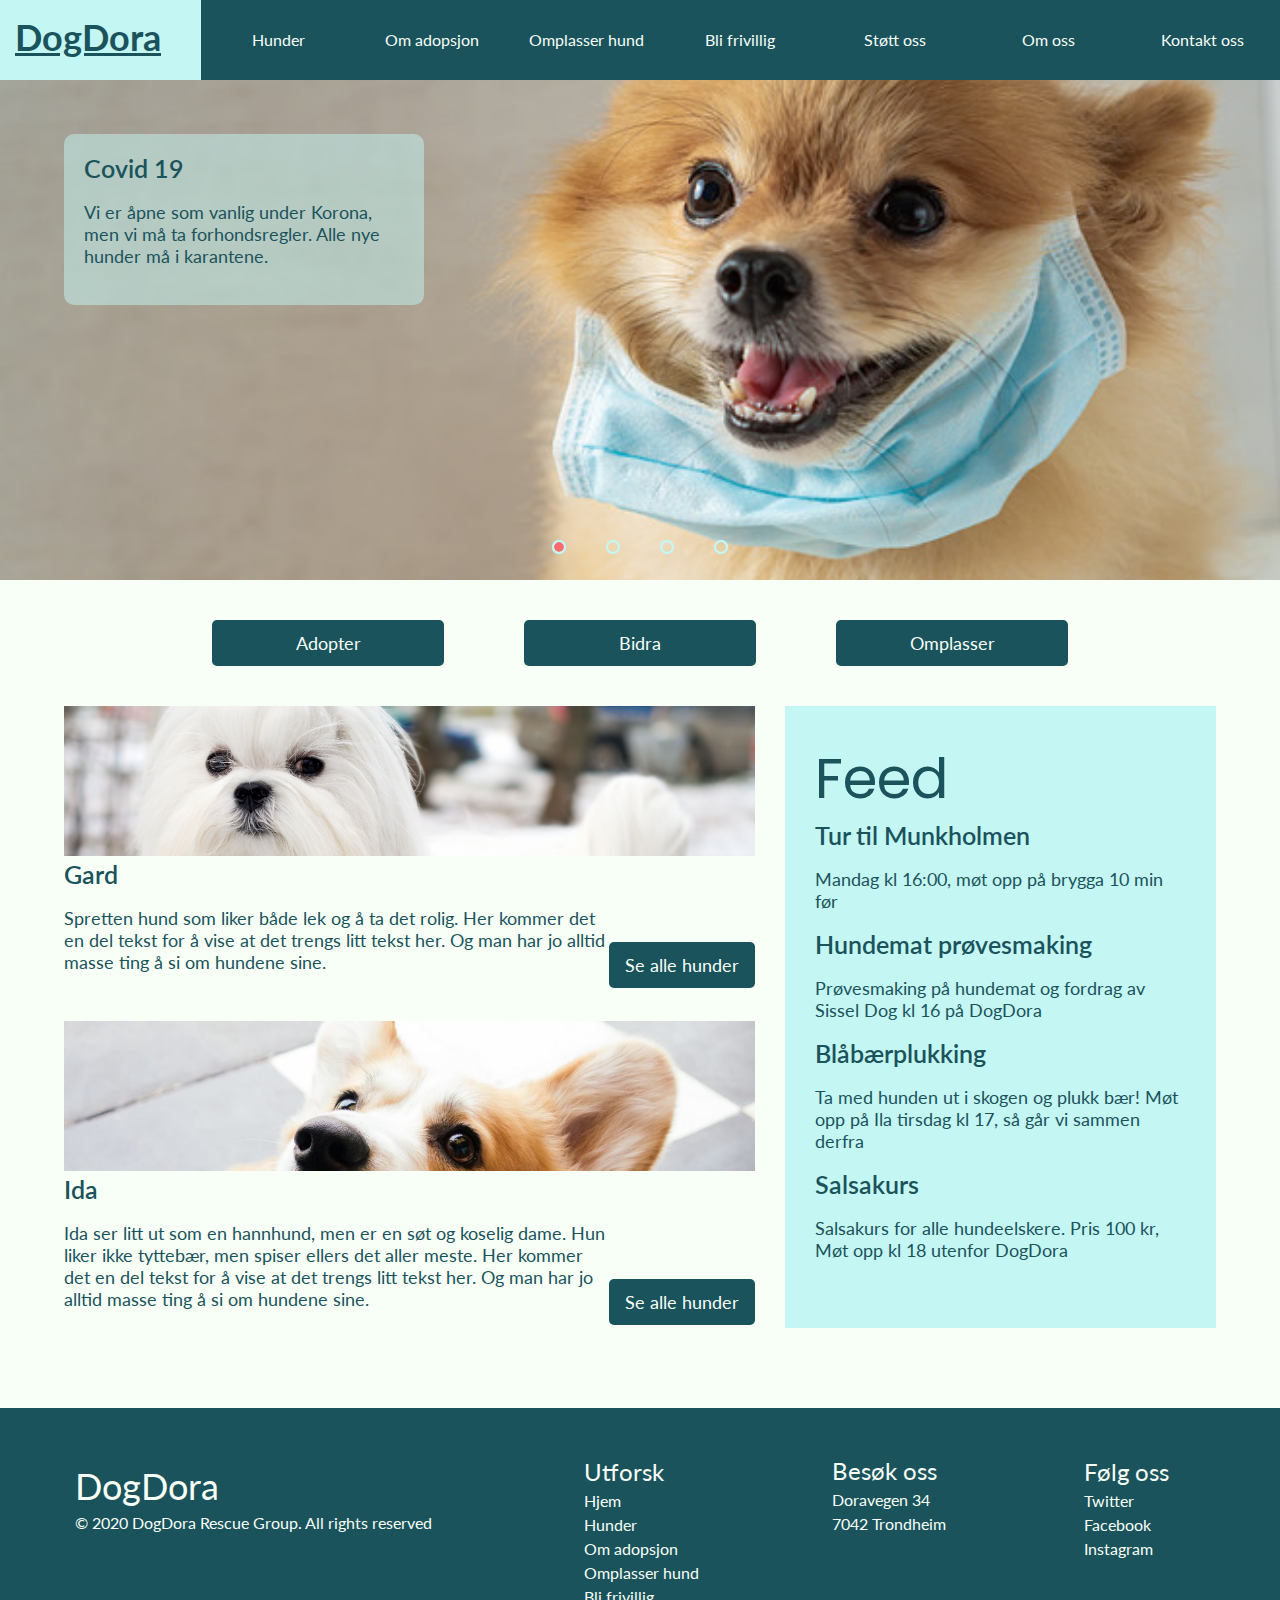
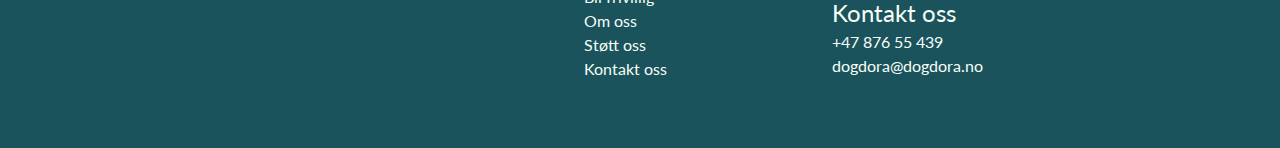
<file: index.html>
<!DOCTYPE html>
<html lang="nb">

<head>
    <meta charset="UTF-8">
    <meta name="viewport" content="width=device-width, initial-scale=1.0">

    <link rel="stylesheet" href="css/index.css">
    <script src="scripts/nyslider.js"></script>
    <link rel="icon" class="dogPawIcon" type="icon/png" href="images/icons/dog-paw.svg" />
    <!-- Favikonet er lagt til alle sidene for å støtte alle typer nettlesere -->
    <title>DogDora</title>
</head>

<body>
    <header>
        <nav id="navbar"></nav>
    </header>

    <!-- Slideshow -->
    <div class="slideshow">
        <div class="slider">
            <div class="slides">

                <input type="radio" name="radio-btn" id="radio1" onclick="slide(1)" checked>
                <input type="radio" name="radio-btn" id="radio2" onclick="slide(2)">
                <input type="radio" name="radio-btn" id="radio3" onclick="slide(3)">
                <input type="radio" name="radio-btn" id="radio4" onclick="slide(4)">

                <div class="slide first">
                    <img src="images/Hund_1.jpg" alt="">
                    <div class="infotekst">
                        <h3>Covid 19</h3>
                        <p>Vi er åpne som vanlig under Korona, men vi må ta forhondsregler. Alle nye hunder må i
                            karantene.</p>
                    </div>
                </div>

                <div class="slide">
                    <img src="images/puppy_with_teddybear.png" alt="">
                    <div class="infotekst">
                        <h3>Hund og ferie</h3>
                        <p>Mange glemmer at hunden ikke liker å være alene hjemme. I feriene kan det være lurt å tenke
                            litt ekstra på hunden sin.</p>
                    </div>
                </div>
                <div class="slide">
                    <img src="images/hund_i_park.jpg" alt="">
                    <div class="infotekst">
                        <h3>Valp om våren</h3>
                        <p>Om våren er det masse nye inntrykk, så det kan være lurt å sjekke ut kurs for valpen din.</p>
                    </div>
                </div>
                <div class="slide">
                    <img src="images/Koronahund.jpeg" alt="">
                    <div class="infotekst">
                        <h3>Maske til hunden</h3>
                        <p>Nå har vår leverandør av veterinærmateriell kommet med masker til hunder. De kan kjøpes i
                            skranken.</p>
                    </div>
                </div>

                <div class="navigation-auto">
                    <div class="auto-btn1"></div>
                    <div class="auto-btn2"></div>
                    <div class="auto-btn3"></div>
                    <div class="auto-btn4"></div>
                </div>

                <div class="navigation-manual">
                    <label for="radio1" class="manual-btn"></label>
                    <label for="radio2" class="manual-btn"></label>
                    <label for="radio3" class="manual-btn"></label>
                    <label for="radio4" class="manual-btn"></label>
                </div>
            </div>
        </div>
    </div>

    <!-- Container -->
    <div id='container_1'>

        <!-- CTA-knappene -->
        <div class="knapper">
            <a href="dogs.html" class="button cta">
                Adopter
            </a>
            <a href="pledge.html" class="button cta">
                Bidra
            </a>
            <a href="about_relocation.html" class="button cta">
                Omplasser
            </a>
        </div>

        <!-- Hunder og Feed -->
        <section class="hele">

            <!-- Hunder -->
            <div id="hund_1">
                <img class="hund" src="images/Gard2.jpg" alt="Hund 1">
                <div class="hund_tekst">
                    <h3>Gard</h3>
                    <p>Spretten hund som liker både lek og å ta det rolig. Her kommer det en del tekst for å vise at det trengs litt
                        tekst her. Og man har jo alltid masse ting å si om hundene sine.</p>
                </div>

                <!-- Les mer knapp -->
                <div class="knapp_hund">
                    <a href="dogs.html" class="button">Se alle hunder</a>
                </div>
            </div>

            <div id="hund_2">
                <img class="hund" src="images/Ida1.jpg" alt="Hund 2">
                <div class="hund_tekst">
                    <h3>Ida</h3>
                    <p>Ida ser litt ut som en hannhund, men er en søt og koselig dame. Hun liker ikke tyttebær, men
                        spiser ellers det aller meste. Her kommer det en del tekst for å vise at det trengs litt
                        tekst her. Og man har jo alltid masse ting å si om hundene sine.</p>
                </div>

                <!-- Les mer knapp -->
                <div class="knapp_hund">
                    <a href="dogs.html" class="button">Se alle hunder</a>
                </div>
            </div>

            <!-- Feed -->
            <div id="feed">
                <h1>Feed</h1>

                <div>
                    <h3>Tur til Munkholmen</h3>
                    <p>Mandag kl 16:00, møt opp på brygga 10 min før</p>
                </div>
                <div>
                    <h3>Hundemat prøvesmaking</h3>
                    <p>Prøvesmaking på hundemat og fordrag av Sissel Dog kl 16 på DogDora </p>
                </div>
                <div>
                    <h3>Blåbærplukking</h3>
                    <p>Ta med hunden ut i skogen og plukk bær! Møt opp på Ila tirsdag kl 17, så går vi sammen derfra</p>
                </div>
                <div>
                    <h3>Salsakurs</h3>
                    <p>Salsakurs for alle hundeelskere. Pris 100 kr, Møt opp kl 18 utenfor DogDora </p>
                </div>
            </div>
        </section>
    </div>

    <!-- Footer -->
    <footer>
        <div id="footer"> </div>
    </footer>
    <script src="scripts/footer.js"></script>
    <script src="scripts/navbar.js"></script>

</body>

</html>
</file>
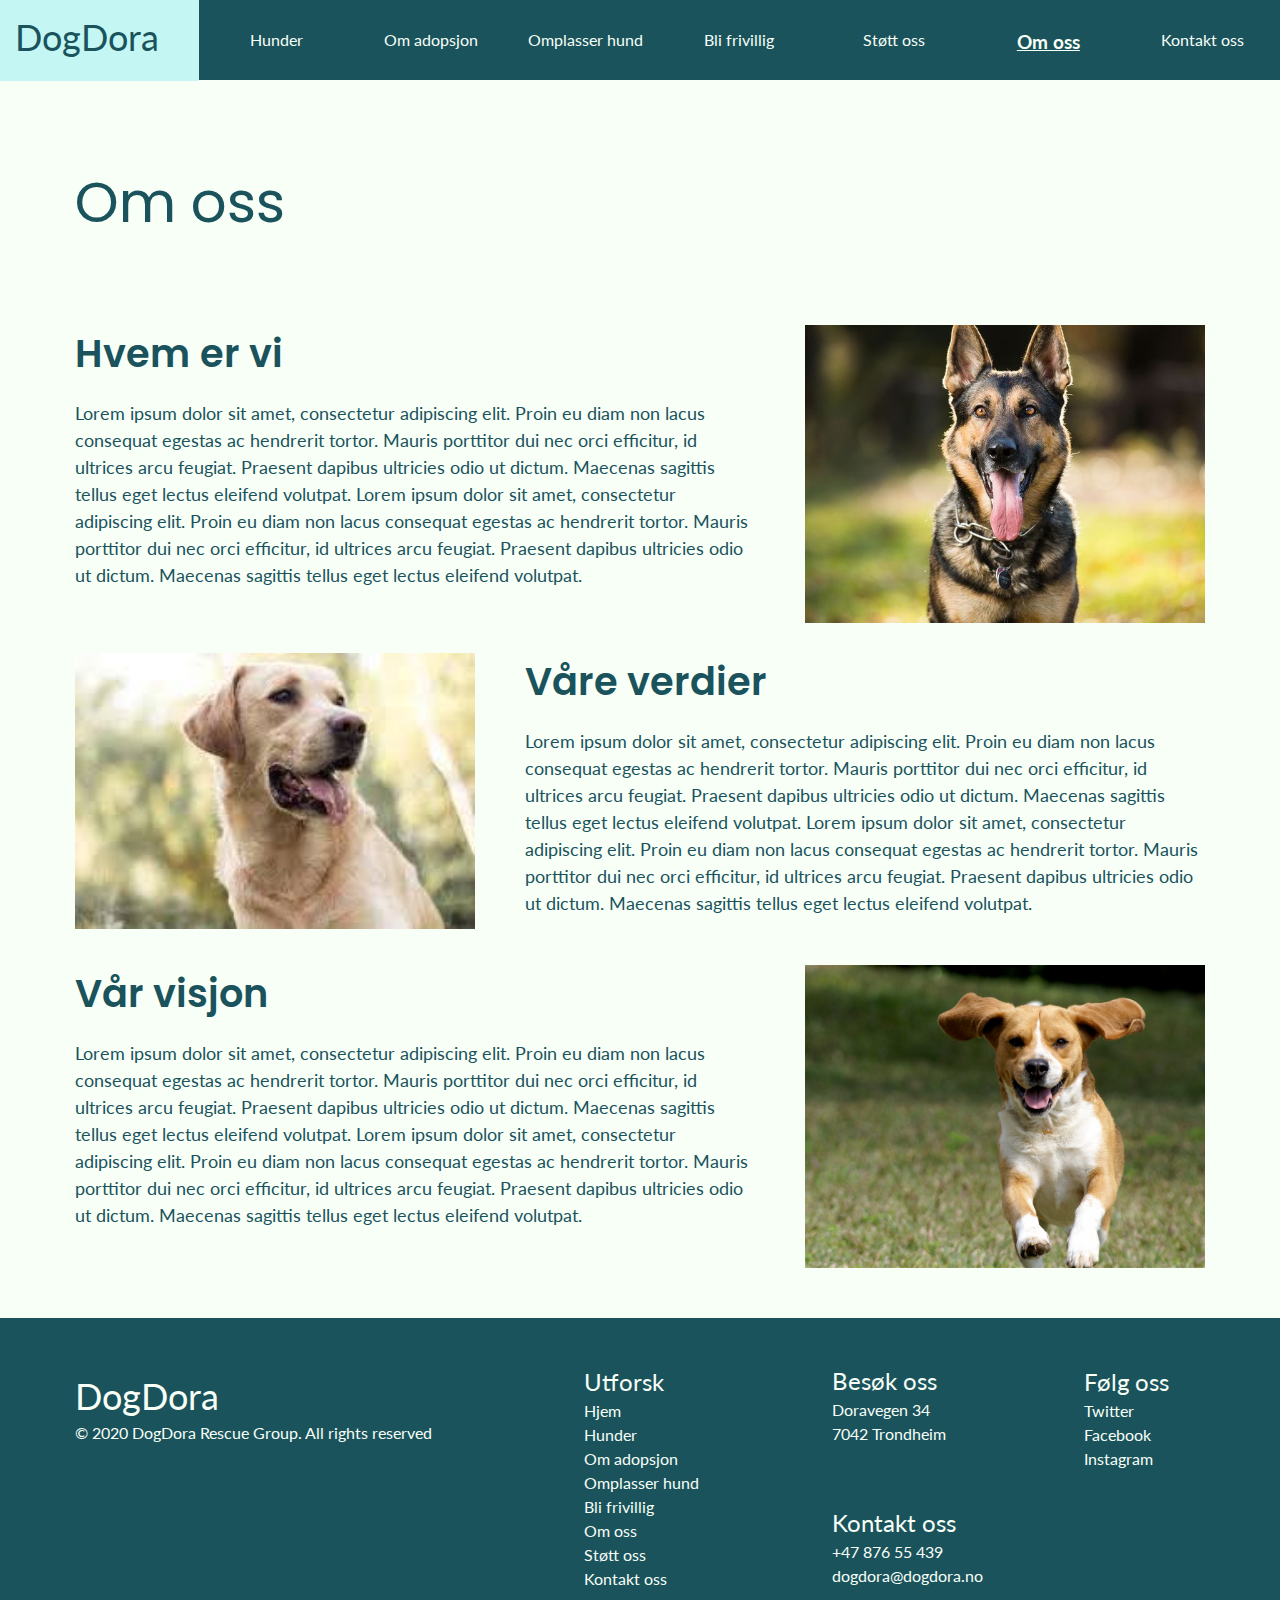
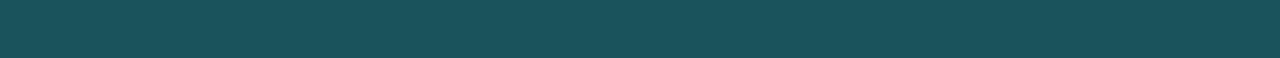
<file: about.html>
<!DOCTYPE html>
<html lang="nb">

<head>
    <meta charset="UTF-8">
    <meta name="viewport" content="width=device-width, initial-scale=1.0">
    <link rel="stylesheet" href="css/stylesheet.css">
    <link rel="stylesheet" href="css/about.css">
    <link rel="icon" class="dogPawIcon" type="icon/png" href="images/icons/dog-paw.svg"/> 

    <title> Om oss </title>
</head>

<body>
    <header>
        <nav id="navbar"></nav>
    </header>

    <div id="wrapper">
        <h1> Om oss </h1>

    <!-- Første paragraf + bilde -->
        <div id="paragraf_1" class="paragraf">
            <div class="text">
                <h2> Hvem er vi </h2>
                <p>
                    Lorem ipsum dolor sit amet, consectetur adipiscing elit. Proin eu diam non
                    lacus consequat egestas ac hendrerit tortor. Mauris porttitor dui nec orci
                    efficitur, id ultrices arcu feugiat. Praesent dapibus ultricies odio ut dictum.
                    Maecenas sagittis tellus eget lectus eleifend volutpat.

                    Lorem ipsum dolor sit amet, consectetur adipiscing elit. Proin eu diam non lacus
                    consequat egestas ac hendrerit tortor. Mauris porttitor dui nec orci efficitur,
                    id ultrices arcu feugiat. Praesent dapibus ultricies odio ut dictum. Maecenas
                    sagittis tellus eget lectus eleifend volutpat.
                </p>
            </div>
            <div class="image">
                <img src="images/hund1_about.jpg" alt="hund1" class="image" id="image1">
            </div>
        </div>

    <!-- Andre paragraf + bilde -->
        <div id="paragraf_2" class="paragraf">
            <div class="text">
                <h2> Våre verdier </h2>
                <p>
                    Lorem ipsum dolor sit amet, consectetur adipiscing elit. Proin eu diam non
                    lacus consequat egestas ac hendrerit tortor. Mauris porttitor dui nec orci
                    efficitur, id ultrices arcu feugiat. Praesent dapibus ultricies odio ut dictum.
                    Maecenas sagittis tellus eget lectus eleifend volutpat.

                    Lorem ipsum dolor sit amet, consectetur adipiscing elit. Proin eu diam non lacus
                    consequat egestas ac hendrerit tortor. Mauris porttitor dui nec orci efficitur,
                    id ultrices arcu feugiat. Praesent dapibus ultricies odio ut dictum. Maecenas
                    sagittis tellus eget lectus eleifend volutpat.
                </p>
            </div>
            <div class="image">
                <img src="images/hund2_about.jpeg" alt="hund2" class="image" id="image2">
            </div>
        </div>

    <!-- Tredje paragraf + bilde-->
        <div id="paragraf_3" class="paragraf">
            <div class="text">
                <h2>
                    Vår visjon
                </h2>
                <p>
                    Lorem ipsum dolor sit amet, consectetur adipiscing elit. Proin eu diam non
                    lacus consequat egestas ac hendrerit tortor. Mauris porttitor dui nec orci
                    efficitur, id ultrices arcu feugiat. Praesent dapibus ultricies odio ut dictum.
                    Maecenas sagittis tellus eget lectus eleifend volutpat.

                    Lorem ipsum dolor sit amet, consectetur adipiscing elit. Proin eu diam non lacus
                    consequat egestas ac hendrerit tortor. Mauris porttitor dui nec orci efficitur,
                    id ultrices arcu feugiat. Praesent dapibus ultricies odio ut dictum. Maecenas
                    sagittis tellus eget lectus eleifend volutpat.
                </p>
            </div>
            <div class="image">
                <img src="images/hund3_about.jpeg" alt="hund3" class="image" id="image3">
            </div>
        </div>
    </div>


<footer>
    <div id="footer"> </div>
</footer>
        <script src="scripts/footer.js"></script>
        <script src="scripts/navbar.js"></script>
</body>

</html>
</file>
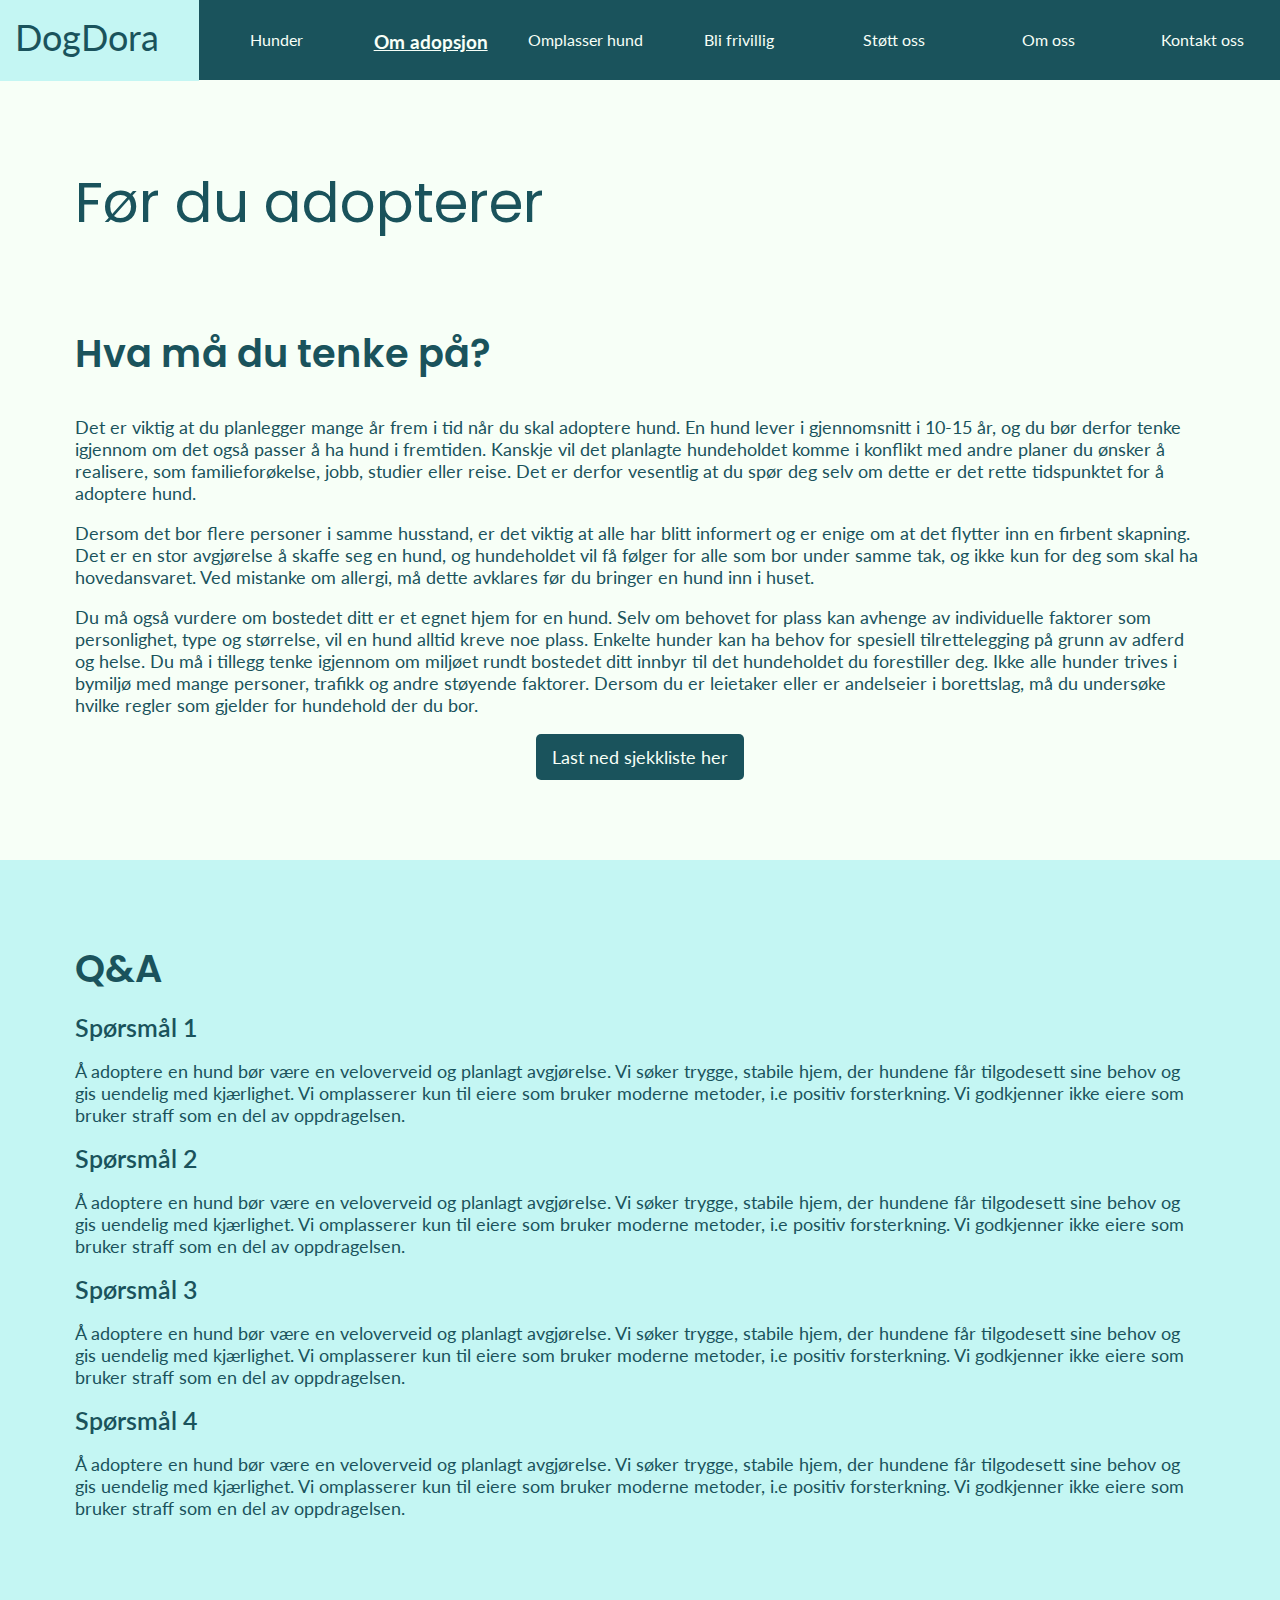
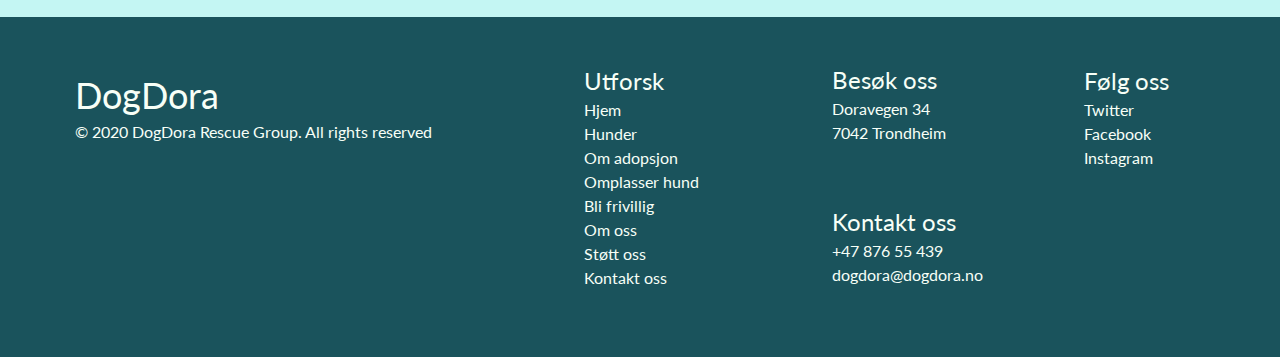
<file: about_adoption.html>
<!DOCTYPE html>
<html lang="nb">

<head>
    <title>Om adopsjon</title>
    <meta charset="UTF-8">
    <link rel="stylesheet" href='css/stylesheet.css'>
    <link rel="stylesheet" href="css/about_adoption.css">
    <link rel="icon" class="dogPawIcon" type="icon/png" href="images/icons/dog-paw.svg" />
    <!-- Favikonet er lagt til alle sidene for å støtte alle typer nettlesere -->

</head>

<body>
    <header>
        <nav id="navbar"></nav>
    </header>


    <div id='toppBoks'>
        <!-- HEADER -->
        <div id='headerBoks'>
            <h1>Før du adopterer</h1>
        </div>

        <!-- Hva må du tenke på - flexbox -->
        <div class='tekstBoks'>

            <!-- SUB-HEADER -->
            <div class='subHeader'>
                <h2>Hva må du tenke på?</h2>
            </div>

            <!-- BODY-TEXT -->
            <div id='bodyText'>
                <!-- Denne teksten er lånt fra https://www.fod.no/hva-ma-du-tenke-igjennom-for-du-adopterer-hund/ kun for å illustrere -->
                <p>Det er viktig at du planlegger mange år frem i tid når du skal adoptere hund. En hund lever i
                    gjennomsnitt i 10-15 år, og du bør derfor tenke igjennom om det også passer å ha hund i fremtiden.
                    Kanskje vil
                    det planlagte hundeholdet komme i konflikt med andre planer du ønsker å realisere, som
                    familieforøkelse,
                    jobb, studier eller reise. Det er derfor vesentlig at du spør deg selv om dette er det rette
                    tidspunktet
                    for å adoptere hund.
                </p>

                <p>Dersom det bor flere personer i samme husstand, er det viktig at alle har blitt informert og er enige
                    om at det flytter inn en firbent skapning. Det er en stor avgjørelse å skaffe seg en hund, og
                    hundeholdet vil få følger for alle som bor under samme tak, og ikke kun for deg som skal ha
                    hovedansvaret. Ved mistanke om allergi, må dette avklares før du bringer en hund inn i huset.
                </p>

                <p>Du må også vurdere om bostedet ditt er et egnet hjem for en hund. Selv om behovet for plass kan
                    avhenge av individuelle faktorer som personlighet, type og størrelse, vil en hund alltid kreve noe
                    plass. Enkelte hunder kan ha behov for spesiell tilrettelegging på grunn av adferd og helse. Du må i
                    tillegg tenke igjennom om miljøet rundt bostedet ditt innbyr til det hundeholdet du forestiller deg.
                    Ikke alle hunder trives i bymiljø med mange personer, trafikk og andre støyende faktorer. Dersom du
                    er leietaker eller er andelseier i borettslag, må du undersøke hvilke regler som gjelder for
                    hundehold der du bor.
                </p>
            </div>

            <!-- LastNedCheckliste -->
            <a class='button' href='PDFs/ChecklistAdoption.pdf' download='fil' target="_blank">
                Last ned sjekkliste her
            </a>
        </div>
    </div>

    <!-- Q&A - Flexbox -->
    <div class='tekstBoks' id='QA'>
        <div id='QA_ramme'>
            <div class='subHeader'>
                <h2>Q&A</h2>
            </div>
            <div class='spørsmålBoks'>

                <!-- Spørsmål 1 -->
                <h3>Spørsmål 1</h3>
                <p>
                    Å adoptere en hund bør være en veloverveid og planlagt avgjørelse. Vi søker trygge, stabile
                    hjem, der hundene får tilgodesett sine behov og gis uendelig med kjærlighet. Vi omplasserer kun
                    til eiere som bruker moderne metoder, i.e positiv forsterkning. Vi godkjenner ikke eiere som
                    bruker straff som en del av oppdragelsen.
                </p>

                <!-- Spørsmål 2 -->
                <h3>Spørsmål 2</h3>
                <p>
                    Å adoptere en hund bør være en veloverveid og planlagt avgjørelse. Vi søker trygge, stabile
                    hjem, der hundene får tilgodesett sine behov og gis uendelig med kjærlighet. Vi omplasserer kun
                    til eiere som bruker moderne metoder, i.e positiv forsterkning. Vi godkjenner ikke eiere som
                    bruker straff som en del av oppdragelsen.
                </p>

                <!-- Spørsmål 3 -->
                <h3>Spørsmål 3</h3>
                <p>
                    Å adoptere en hund bør være en veloverveid og planlagt avgjørelse. Vi søker trygge, stabile
                    hjem, der hundene får tilgodesett sine behov og gis uendelig med kjærlighet. Vi omplasserer kun
                    til eiere som bruker moderne metoder, i.e positiv forsterkning. Vi godkjenner ikke eiere som
                    bruker straff som en del av oppdragelsen.
                </p>

                <!-- Spørsmål 4 -->
                <h3>Spørsmål 4</h3>
                <p>
                    Å adoptere en hund bør være en veloverveid og planlagt avgjørelse. Vi søker trygge, stabile
                    hjem, der hundene får tilgodesett sine behov og gis uendelig med kjærlighet. Vi omplasserer kun
                    til eiere som bruker moderne metoder, i.e positiv forsterkning. Vi godkjenner ikke eiere som
                    bruker straff som en del av oppdragelsen.
                </p>
            </div>
        </div>
    </div>
    <footer>
        <div id="footer"> </div>
    </footer>
    <script src="scripts/footer.js"></script>
    <script src="scripts/navbar.js"></script>

</body>
</file>
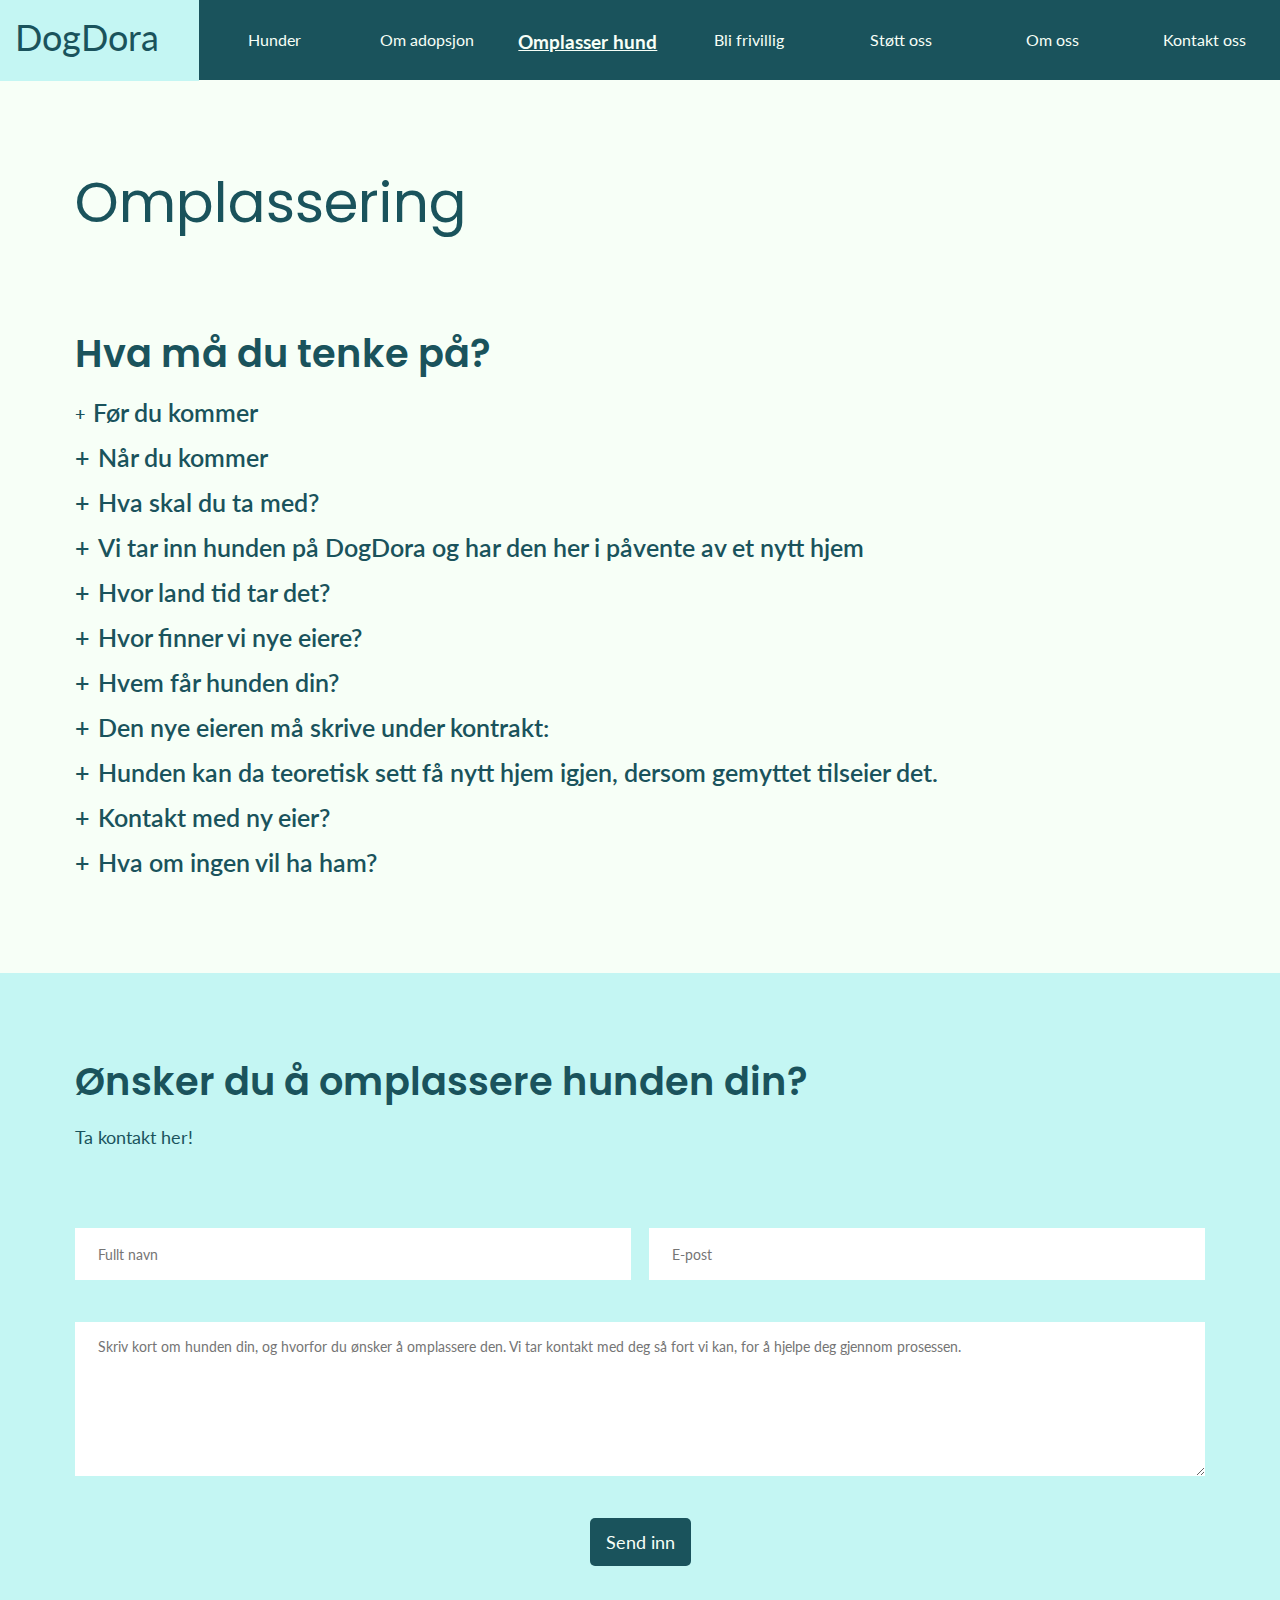
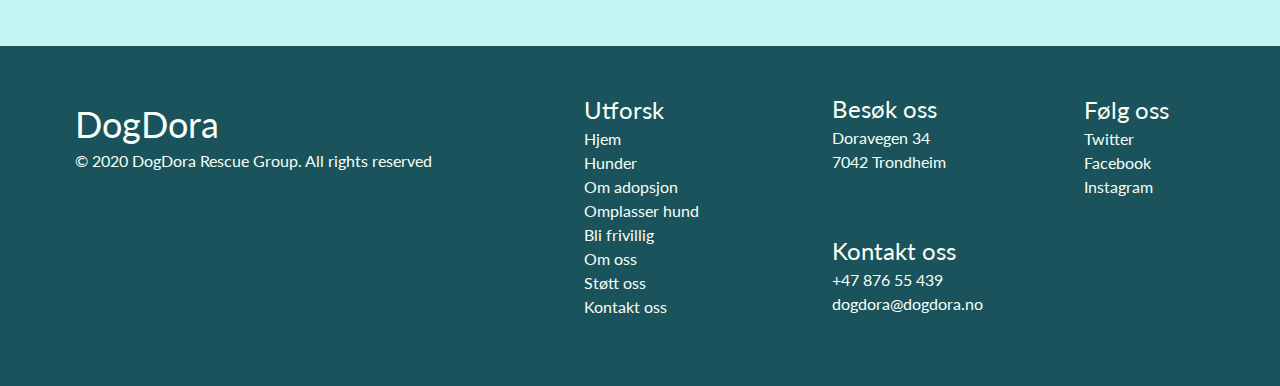
<file: about_relocation.html>
<!DOCTYPE html>
<html lang="nb">

<head>
    <title>Om adopsjon</title>
    <meta charset="UTF-8">
    <link rel="stylesheet" href='css/stylesheet.css'>
    <link rel="stylesheet" href="css/about_relocation.css">
    <link rel="icon" class="dogPawIcon" type="icon/png" href="images/icons/dog-paw.svg"/> <!-- Favikonet er lagt til alle sidene for å støtte alle typer nettlesere -->

</head>

<body>
    <header>
        <nav id="navbar"></nav>
    </header>

    <!-- Alt over skjema -->
    <div id='toppBoks'>

        <!-- HEADER -->
        <div id='headerBoks'>
            <h1>Omplassering</h1>
        </div>

        <!-- Hva må du tenke på - flexbox -->
        <div class='tekstBoks'>

            <!-- SUB-HEADER -->
            <div class='subHeader'>
                <h2>Hva må du tenke på?</h2>
            </div>

            <!-- BODY-TEKST -->
            <div>

                <!-- Listen over stegene du må gjennom -->
                <!-- Steg 1 -->
                <div class='steg'>
                    <div class='dropdown'>
                        <h3>Før du kommer</h3>
                    </div>
                    <div class='dropInnhold'>
                        <div>må du først ta en tur til veterinær og få helt ny, skriftlig helseattest
                            og evt ordne vaksine om han ikke har det.(Haster det, kan vi hjelpe deg med dette.)</div>
                        <div>Sjekk hva som står i evt. kjøpekontrakt og kontakt evt opdretter.</div>
                        <div>Skaff nødvendige underskrifter, i tilfelle papirene på en annen enn deg.</div>
                    </div>
                </div>

                <!-- Steg 2 -->
                <div class='steg'>
                    <h3 class='dropdown'>Når du kommer</h3>
                    <div class='dropInnhold'>
                        <div>lorem ipsum...</div>
                    </div>
                </div>

                <!-- Steg 3 -->
                <div class='steg'>
                    <h3 class='dropdown'>Hva skal du ta med?</h3>
                    <div class='dropInnhold'>
                        <div>lorem ipsum...</div>
                    </div>
                </div>

                <!-- Steg 4 -->
                <div class='steg'>
                    <h3 class='dropdown'>Vi tar inn hunden på DogDora og har den her i påvente av et
                        nytt hjem</h3>
                    <div class='dropInnhold'>
                        <div>lorem ipsum...</div>
                    </div>
                </div>

                <!-- Steg 5 -->
                <div class='steg'>
                    <h3 class='dropdown'>Hvor land tid tar det?</h3>
                    <div class='dropInnhold'>
                        <div>lorem ipsum...</div>
                    </div>
                </div>

                <!-- Steg 6 -->
                <div class='steg'>
                    <h3 class='dropdown'>Hvor finner vi nye eiere?</h3>
                    <div class='dropInnhold'>
                        <div>lorem ipsum...</div>
                    </div>
                </div>

                <!-- Steg 7 -->
                <div class='steg'>
                    <h3 class='dropdown'>Hvem får hunden din?</h3>
                    <div class='dropInnhold'>
                        <div>lorem ipsum...</div>
                    </div>
                </div>

                <!-- Steg 8 -->
                <div class='steg'>
                    <h3 class='dropdown'>Den nye eieren må skrive under kontrakt:</h3>
                    <div class='dropInnhold'>
                        <div>lorem ipsum...</div>
                    </div>
                </div>

                <!-- Steg 9 -->
                <div class='steg'>
                    <h3 class='dropdown'>Hunden kan da teoretisk sett få nytt hjem igjen, dersom
                        gemyttet tilseier det.</h3>
                    <div class='dropInnhold'>
                        <div>lorem ipsum...</div>
                    </div>
                </div>

                <!-- Steg 10 -->
                <div class='steg'>
                    <h3 class='dropdown'>Kontakt med ny eier?</h3>
                    <div class='dropInnhold'>
                        <div>lorem ipsum...</div>
                    </div>
                </div>

                <!-- Steg 11 -->
                <div class='steg'>
                    <h3 class='dropdown'>Hva om ingen vil ha ham?</h3>
                    <div class='dropInnhold'>
                        <div>lorem ipsum...</div>
                    </div>
                </div>
            </div>
        </div>
    </div>

    <!-- Skjema - Flexbox -->
    <div class='tekstBoks' id='skjema'>
        <div id='skjemaRamme'>
            <div class='subHeader'>
                <h2>Ønsker du å omplassere hunden din?</h2>
            </div>
            <div class=body>Ta kontakt her!</div>

            <!-- Kontaktskjema -->
            <form method='post' id='formBoks' onsubmit="window.alert('Skjemaet ble sendt inn!'); this.reset(); return false;">
                <div id='topp_felt'>
                    <input type='text' id='fulltNavn' name='fulltNavn' placeholder='Fullt navn' required>
                    <input type='email' id='email' name='email' placeholder='E-post' required>
                </div>
                <textarea id='kommentar' name='info' placeholder='Skriv kort om hunden din, og hvorfor du ønsker å omplassere den. Vi tar kontakt med deg så fort vi kan, for å hjelpe deg gjennom prosessen.' required=''></textarea>
                    <input type='submit' class='button' name='submit_button' value='Send inn'>
                </form>
            </div>
        </div>
        <footer>
            <div id="footer"> </div>
        </footer>
        <script src="scripts/footer.js"></script>
        <script src="scripts/navbar.js"></script>
        <script src='scripts/collapsible.js'> </script>

    </body>
</file>
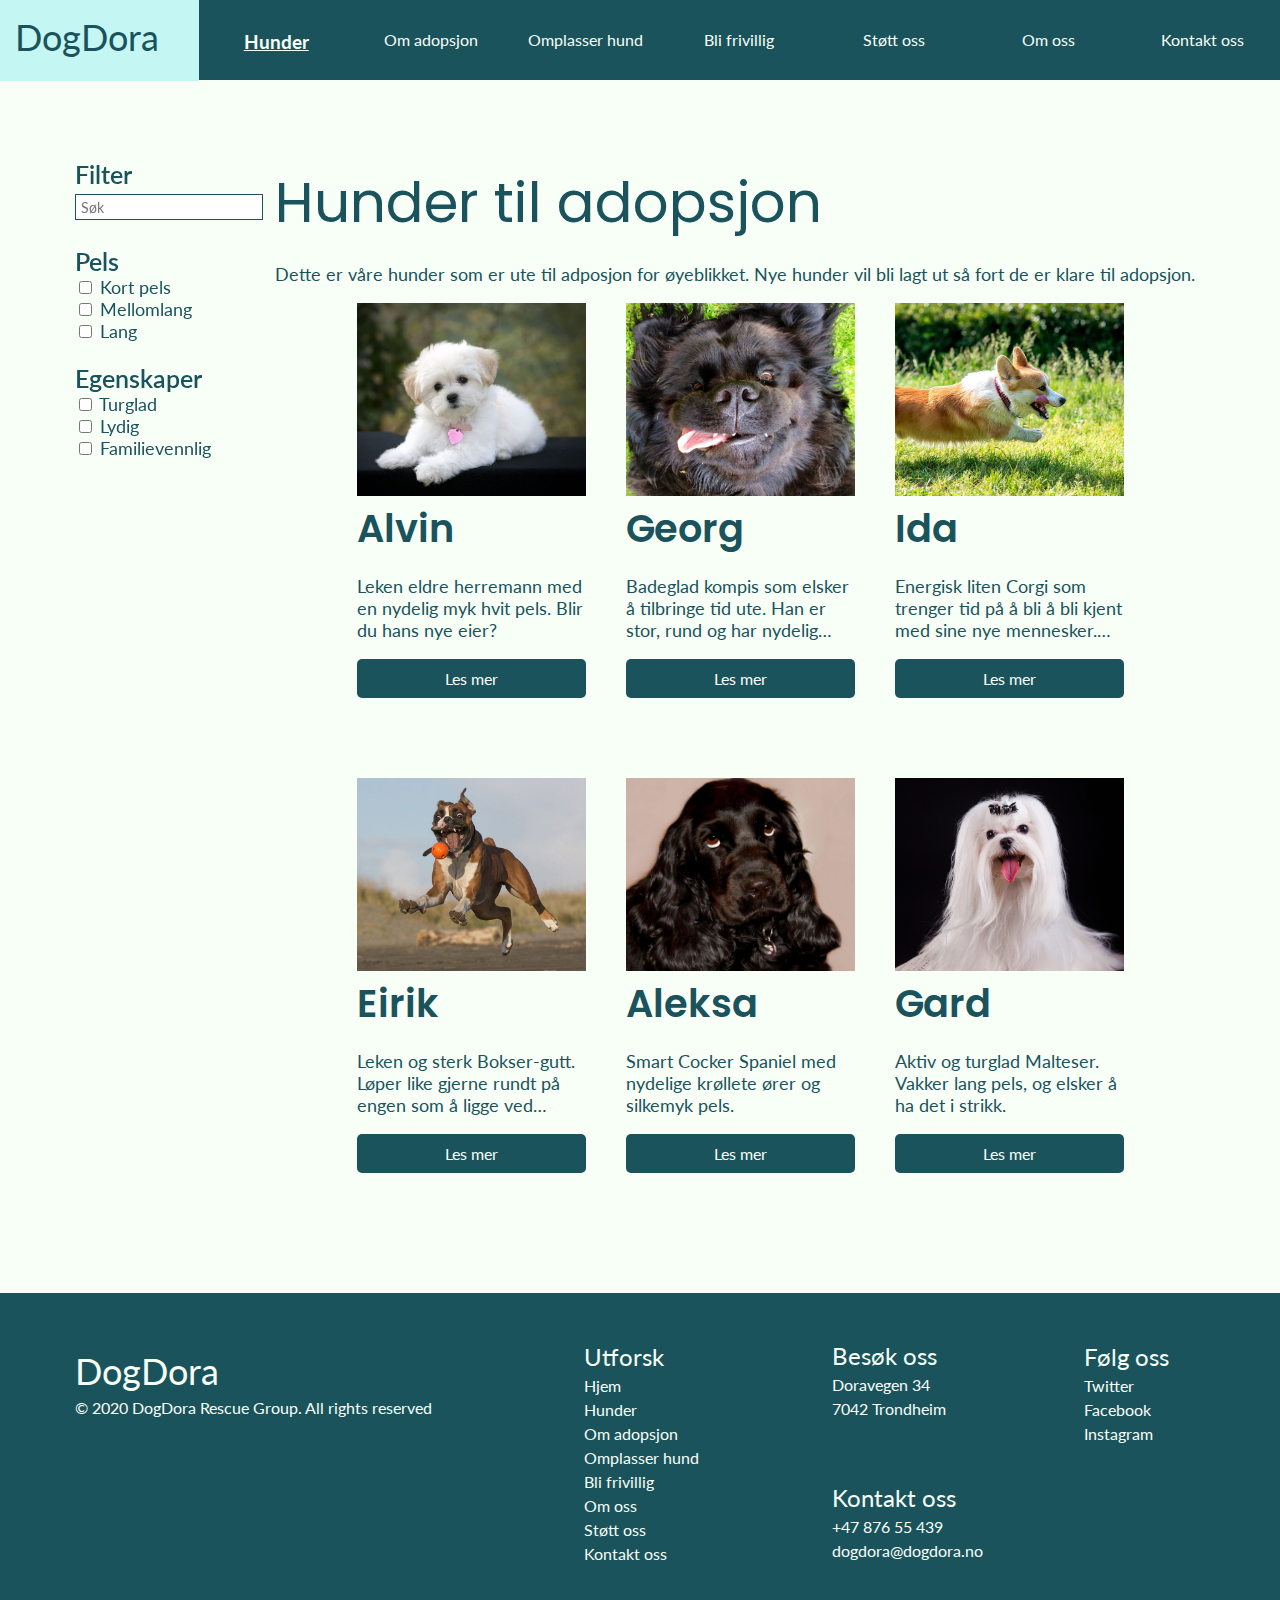
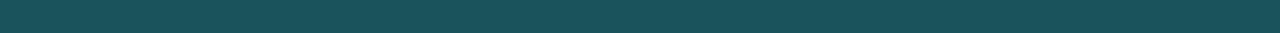
<file: dogs.html>
<!DOCTYPE html>
<html lang="nb">

<head>
    <meta charset="UTF-8">
    <meta name="viewport" content="width=device-width, initial-scale=1.0">
    <link rel="stylesheet" href="css/stylesheet.css">
    <link rel="stylesheet" href="css/dogs.css">
    <link rel="icon" class="dogPawIcon" type="icon/png" href="images/icons/dog-paw.svg"/> <!-- Favikonet er lagt til alle sidene for å støtte alle typer nettlesere -->

	<title>Hunder</title>

</head>

<body>
	<header>
		<nav id="navbar"></nav>
	</header>
	<!-- Denne diven er skjult som default i css-->
	<div id="bakgrunn_modal">
		<!--
		En tom div bak resten av modalen som man kan klikke på for å lukke
		modalen. Den er plassert slik at hvis man trykker utenfor modalen vil
		modalen lukke seg.
		-->
		<div id="lukk-modal" onclick="off()"></div>
		<!--
		Modal for en hund. W3 sin validator gir noen feil fordi det mangler
		innhold i noen headere osv. Dette inhholdet blir fylt av javascript når
		man åpner modalen.
		-->
		<div id="modal">
			<div class="alt_innhold">
				<!--Bilder-->
				<p id="kryss" onclick="off()">&times;</p>
				<div class="slideshow">
					<div id="en"><img id="bilde" src="images/hund1_about.jpg" alt="Bilde av hund"></div>
					<div id="to"><img id="bilde2" src="images/hund1_about.jpg" alt="Bilde av hund"></div>
					<div id="tre"><img id="bilde3" src="images/hund1_about.jpg" alt="Bilde av hund"></div>
				</div>
				<!--Innhold som navn, beskrivelse, egenskaper og tekst-->
				<div class="om_hunden">
					<div>
						<h1 id="hundeNavn"></h1>
					</div>
					<div>
						<h3 id="beskrivelse"></h3>
					</div>
					<div>
						<h3 id="egenskaper"></h3>
					</div>
					<div>
						<p id="tekst"></p>
					</div>
					<!--Kontaktskjema
					Onsubmit-biten var så kort så syntes det var letter å
					skrive den inn på hvert skjema enn å lage en egen funksjon
					-->
					<form id="mot_hund" method="POST" onsubmit="window.alert('Skjemaet ble sendt inn!'); this.reset(); return false;">
						<h2 id="tittel_skjema">Vil du møte hunden?</h2>
						<label for="navn"></label>
						<input type="text" id="navn" name="navn" placeholder="Navn" required>
						<label for="email"></label>
						<input type="email" id="email" name="email" placeholder="E-post" required> <br>
						<div id="infoen">
							<label for="info">Skriv når det passer å komme innenfor våre åpningstider.
								Og fortell oss litt om hvilket liv hunden kan få hos deg/dere?</label> <br> </div>
						<div id="textfelt">
							<textarea id="info" name="info" rows="4" cols="50" required></textarea>
						</div>
						<div id="send_inn">
							<input class="button" type="submit" value="Send inn">
						</div>
					</form>
				</div>
			</div>
		</div>
	</div>


	<!--Søk og filtering-->
	<div id="midtstill-innhold">
		<div id="filter">
			<h3>Filter</h3>
			<form id="form">
				<input id="sokeFelt" type="text" placeholder="Søk">
				<br>
				<br>
				<!--Filtrering etter pelslengde-->
				<h3>Pels</h3>
				<input id="pels.kort" type="checkbox"> Kort pels
				<br>
				<input id="pels.middels" type="checkbox"> Mellomlang
				<br>
				<input id="pels.lang" type="checkbox"> Lang
				<br>
				<br>

				<!--Filtrering etter egenskaper-->
				<h3>Egenskaper</h3>
				<input id="turglad" type="checkbox"> Turglad
				<br>
				<input id="lydig" type="checkbox"> Lydig
				<br>
				<input id="familievennlig" type="checkbox"> Familievennlig
				<br>
			</form>
		</div>
		<div id="innhold">
			<!--Infotekst på toppen av siden-->
			<div id="overskrift">
				<h1>Hunder til adopsjon</h1>
				<p>Dette er våre hunder som er ute til adposjon for øyeblikket.
					Nye hunder vil bli lagt ut så fort de er klare til
					adopsjon.</p>
			</div>
			<!--Her blir alle hundene vist-->
			<div id="hunder"></div>
		</div>
	</div>
	<footer>
		<div id="footer"> </div>
	</footer>
	<script src="scripts/dogs.js"></script>
	<script src="scripts/footer.js"></script>
	<script src="scripts/navbar.js"></script>
</body>

</html>
</file>
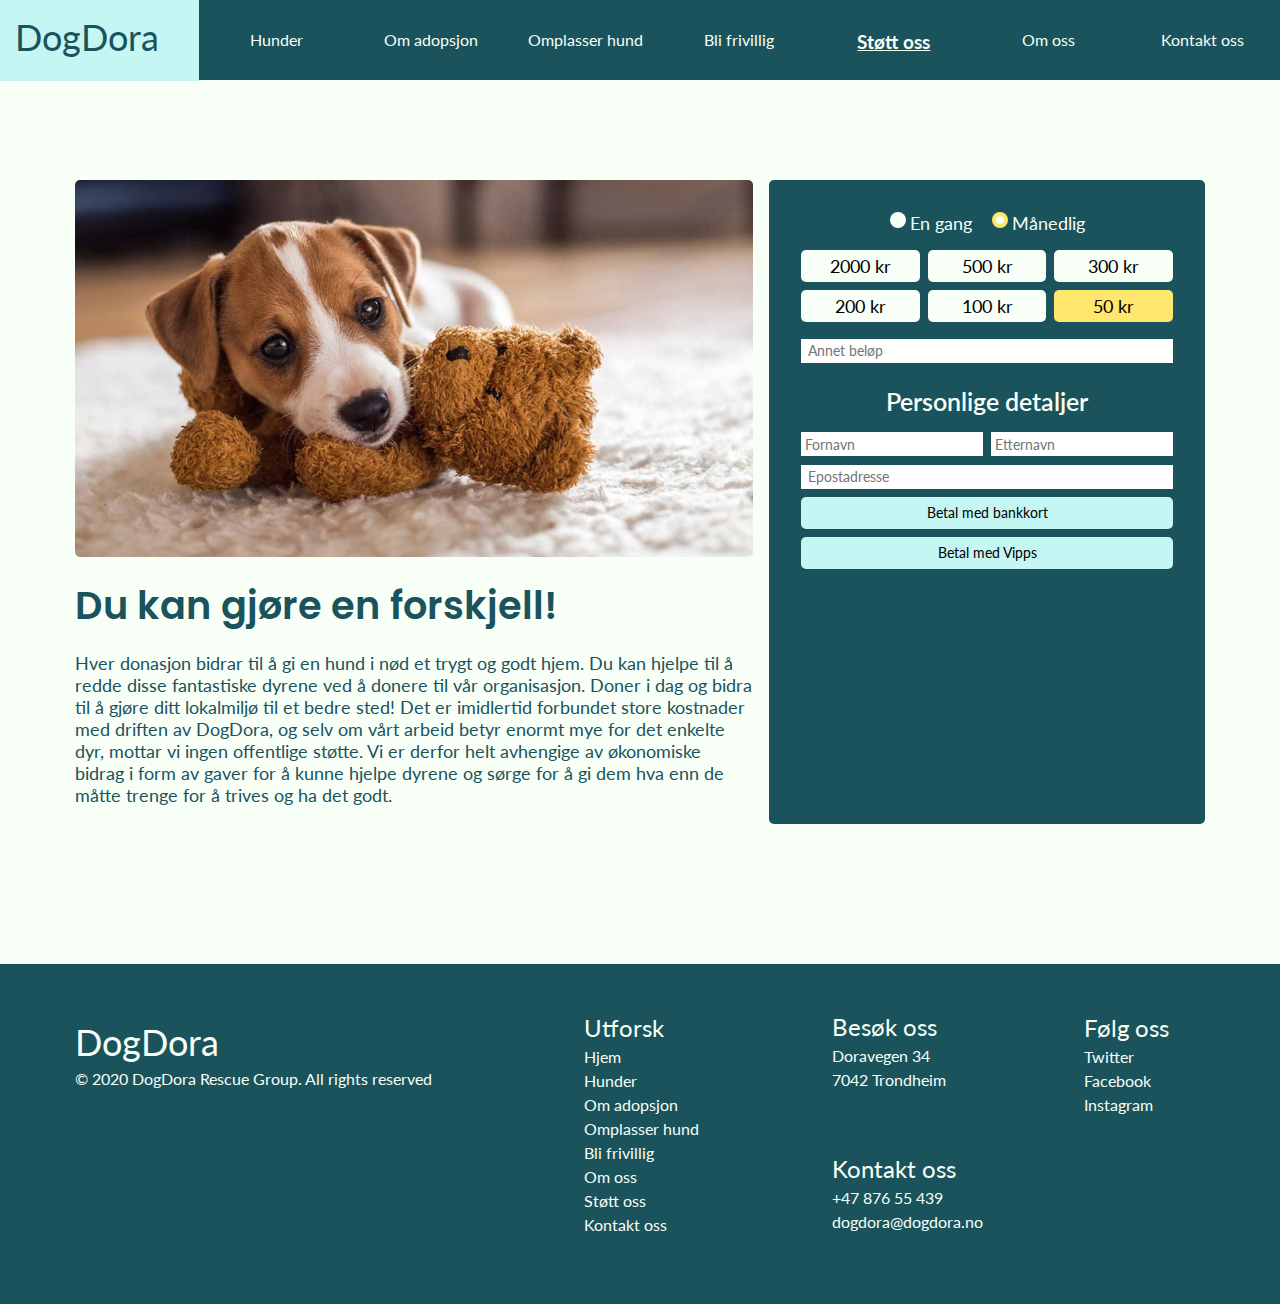
<file: pledge.html>
<!DOCTYPE html>
<html lang="nb">

<head>
	<meta charset="UTF-8">
	<link rel="stylesheet" href="css/pledge.css">
	<link rel="stylesheet" href="css/stylesheet.css">
	<link rel="icon" class="dogPawIcon" type="icon/png" href="images/icons/dog-paw.svg"/> <!-- Favikonet er lagt til alle sidene for å støtte alle typer nettlesere -->
	<title>Støtt oss</title>

</head>

<body>
	<header>
        <nav id="navbar"></nav>
    </header>

	<div id="hoved">
		<div id="venstre-side">
			<div id="bilde">
				<img src="images/puppy_with_teddybear.png" alt="Hundebilde">
			</div>
			<!-- Deler av denne teksten er hentet direkte fra eksisterende dyrehjem sine nettsider -->
			<div id="tekst">
				<h2>Du kan gjøre en forskjell!</h2>
				<p>
				Hver donasjon bidrar til å gi en hund i nød et trygt og godt
				hjem. Du kan hjelpe til å redde disse fantastiske dyrene ved å
				donere til vår organisasjon. Doner i dag og bidra til å gjøre
				ditt lokalmiljø til et bedre sted!
				Det er imidlertid forbundet store kostnader med driften av
				DogDora, og selv om vårt arbeid betyr enormt mye for det
				enkelte dyr, mottar vi ingen offentlige støtte. Vi er derfor
				helt avhengige av økonomiske bidrag i form av gaver for å kunne
				hjelpe dyrene og sørge for å gi dem hva enn de måtte trenge for
				å trives og ha det godt.
				</p>
			</div>
		</div>
		<div id="skjema">
			<!--
			Denne onsubmit-biten blir brukt på flere sider, men den var så
			kort at jeg syntes det var like greit å bare legge den inn for hånd hver
			gang ¯\_(o.o)_/¯
			-->
			<form id="donasjon_detaljer" onsubmit="window.alert('Skjemaet ble sendt inn!'); this.reset(); return false;">
				<div id="hyppighet">
					<!-- "En gang" eller "Månedlig" radioknapp på toppen av skjemaet -->
					<label class="radio radio_hyppighet" for="enkelt">En gang
						<input type="radio" id="enkelt" name="donasjon" value="en_gang">
						<span class="radioknapp"></span>
					</label>
					<label class="radio radio_hyppighet" for="manedlig">Månedlig
						<input type="radio" id="manedlig" name="donasjon" value="manedlig" checked>
						<span class="radioknapp"></span>
					</label>
				</div>
				<!-- De 6 knappene for å velge sum man vil donere plassert i en grid -->
				<div id="grid-container">
					<div class="grid-objekt">
						<label class="radio radio_sum" for="2000">2000 kr
							<input type="radio" id="2000" name="sum" value="2000">
							<span class="radio_bg"></span>
						</label>
					</div>
					<div class="grid-objekt">
						<label class="radio radio_sum" for="500">500 kr
							<input type="radio" id="500" name="sum" value="500">
							<span class="radio_bg"></span>
						</label>
					</div>
					<div class="grid-objekt">
						<label class="radio radio_sum" for="300">300 kr
							<input type="radio" id="300" name="sum" value="300">
							<span class="radio_bg"></span>
						</label>
					</div>
					<div class="grid-objekt">
						<label class="radio radio_sum" for="200">200 kr
							<input type="radio" id="200" name="sum" value="200">
							<span class="radio_bg"></span>
						</label>
					</div>
					<div class="grid-objekt">
						<label class="radio radio_sum" for="100">100 kr
							<input type="radio" id="100" name="sum" value="100">
							<span class="radio_bg"></span>
						</label>
					</div>
					<div class="grid-objekt">
						<label class="radio radio_sum" for="50">50 kr
							<input type="radio" id="50" name="sum" value="50" checked>
							<span class="radio_bg"></span>
						</label>
					</div>
				</div>
				<!-- Nummerfelt der man kan skrive inn en valgfri sum hvis man ønsker der -->
				<input type="number" placeholder="Annet beløp" id="annet_belop" name="sum" min="1">

				<h3 id="personlige_detaljer">Personlige detaljer</h3>
				<!-- Tekstfelt for fornavn og etternavn plassert i en grid -->
				<div class="tekst-input">
					<div class="tekst-input-objekt">
						<input type="text" placeholder="Fornavn" id="fornavn" name="fornavn" required>
					</div>
					<div class="tekst-input-objekt">
						<input type="text" placeholder="Etternavn" id="etternavn" name="etternavn" required>
					</div>
				</div>
				<!--
				Epostfelt og submit-knapper. Submit-knappene gjør den eksakt
				samme operasjonen siden vi ikke kan implementere en
				betalingsløsning
				-->
				<input type="email" placeholder="Epostadresse" id="epost" name="epost" required>
				<input type="submit" value="Betal med bankkort">
				<input type="submit" value="Betal med Vipps">
			</form>
		</div>
	</div>

	<footer>
		<div id="footer"> </div>
	</footer>
	<script src="scripts/footer.js"></script>
	<script src="scripts/navbar.js"></script>
</body>

</html>
</file>
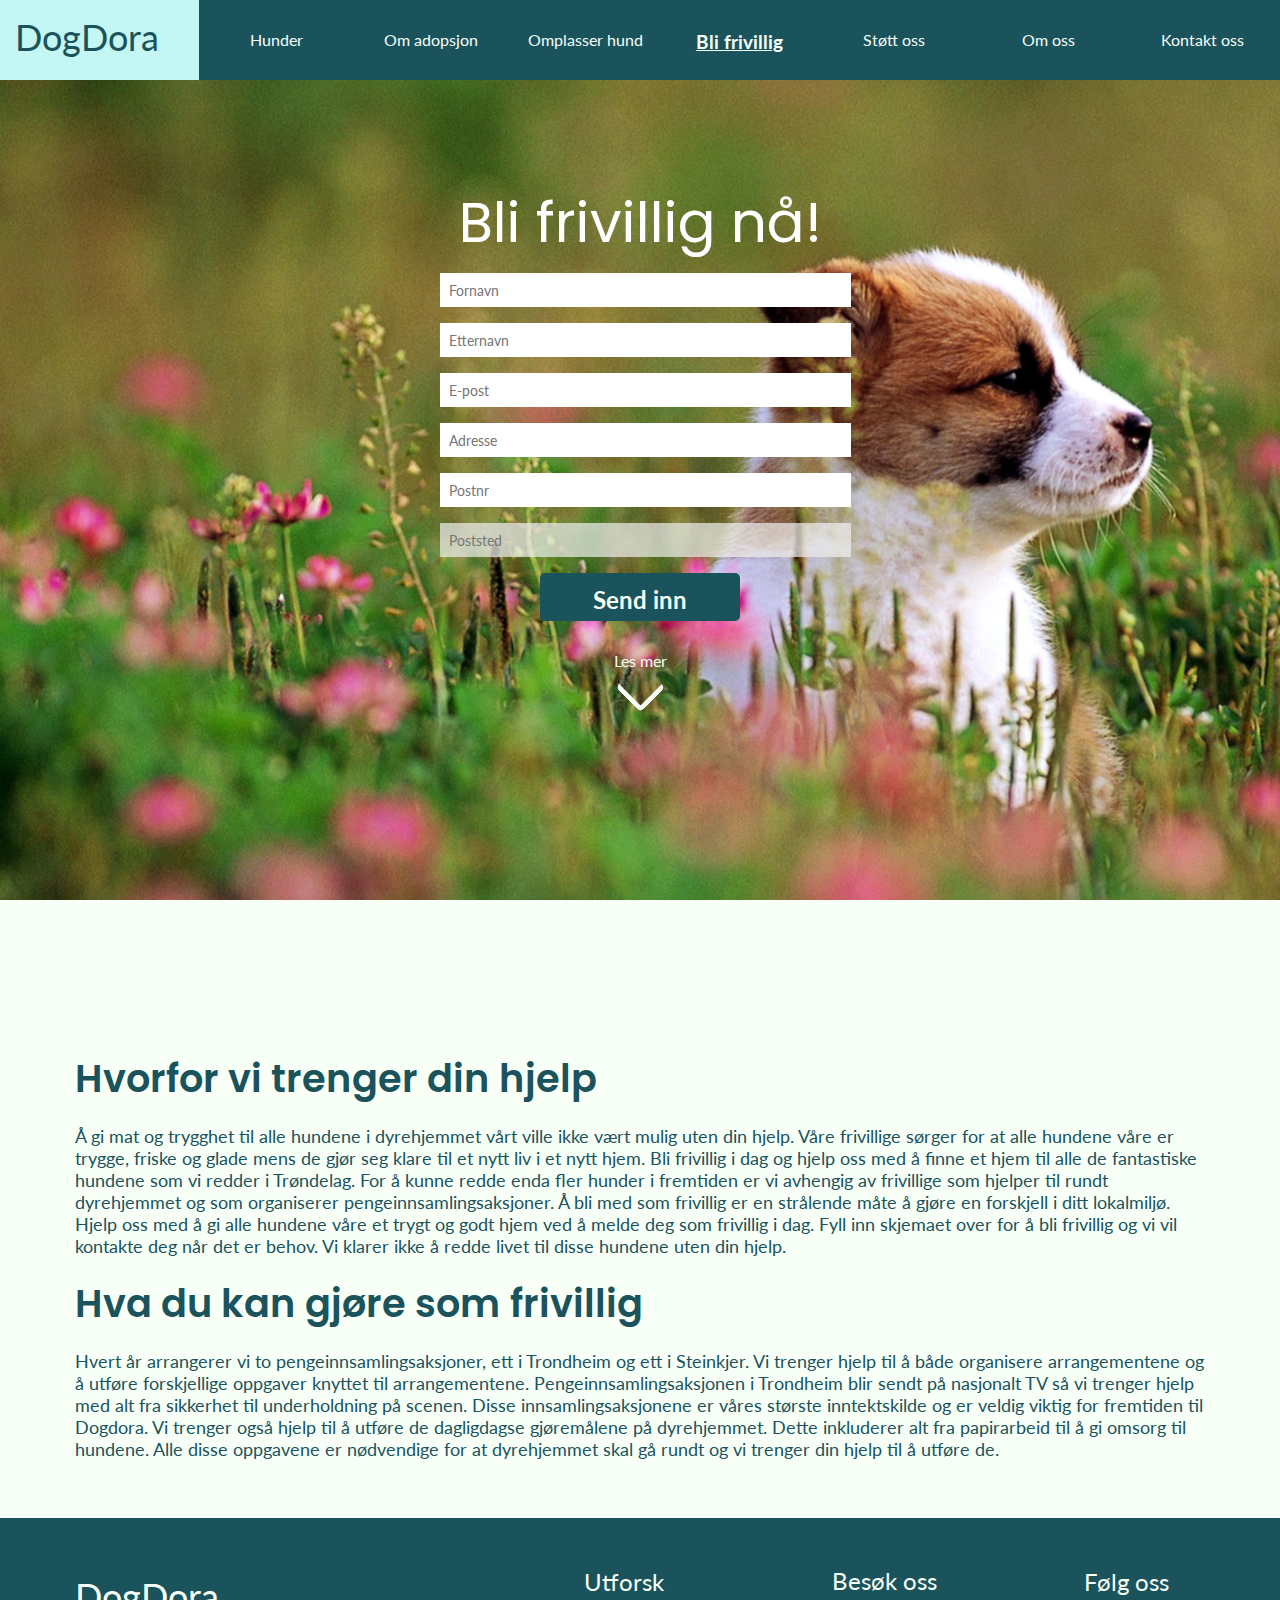
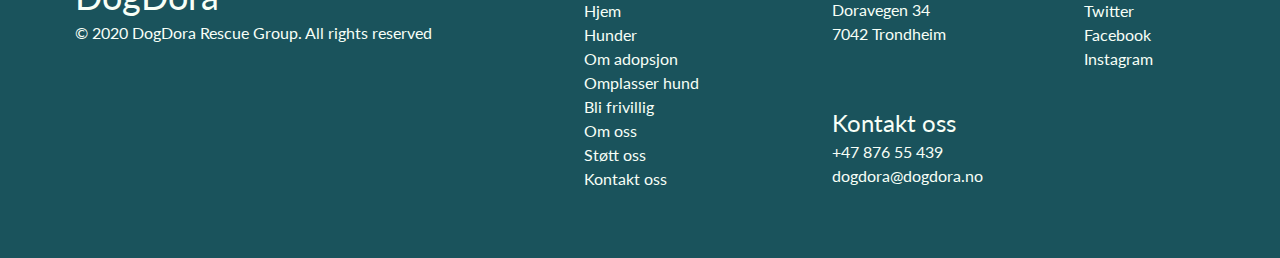
<file: volunteer.html>
<!DOCTYPE html>
<html lang="nb">
	<head>
		<meta charset="UTF-8">
		<link rel="stylesheet" href="css/volunteer.css">
		<link rel="icon" class="dogPawIcon" type="icon/png" href="images/icons/dog-paw.svg"/> <!-- Favikonet er lagt til alle sidene for å støtte alle typer nettlesere -->
		<title>Bli frivillig</title>
		<link rel="stylesheet" href="css/stylesheet.css">
	</head>
	<body>
		<header>
			<nav id="navbar"></nav>
		</header>
		<!--
		Feilmeldingen som blir synlig når man trykker på utropstegnet som
		dukker opp dersom man fyller inn ugyldig informasjon i tekstfeltene.
		Innholdet blir fylt inn av javascript, så det er derfor #feilmelding er
		tom.
		-->
		<div id="error_overlay" onclick="lukkOverlay()">
			<div id="errortekst">
				<p id="kryss">&times;</p>
				<p id="feilmelding">lol feilmelding</p>
			</div>
		</div>
		<!-- Bilde blir lagt til ved hjelp av css -->
		<div id="bilde">
			<!--
			"Midtstill" lol. Egentlig er denne diven forskjøvet med 48px også
			er resten av elementene forskjøvet 48px motsatt vei igjen. Står
			noen setninger om det i css/volunteer.css
			-->
			<div id="midtstill-innhold">
				<h1 id="overskrift">Bli frivillig nå!</h1>
				<!--
				Her brukes en annen onsubmit-funksjon enn resten av skjemaene
				fordi den må sjekke om tekstfeltene blir godkjent av den custom
				valideringen jeg har skrevet ved hjelp av regex
				-->
				<form id="skjema" onsubmit="sendSkjema(); return false;">
					<div id="alt">
						<div class="skjemafelt">
							<!--
							Alle input feltene er type="text" fordi jeg kjører
							en custom validering på feltene. Jeg gjør det sånn
							for å unngå at det kommer feilmeldinger i hytt og
							pine.
							-->
							<input type="text" id="fornavn" name="fornavn" placeholder="Fornavn" oninput="navnValidering(this.id)" required>
							<!--
							Dette bildet er kun synlig når man har fylt inn
							informasjon i tekstfeltet som ikke blir godkjent av
							valideringen. Dette gjelder for alle bildene med
							class = "errortegn".
							-->
							<img id="fornavnerror" class ="errortegn" src="images/icons/exclamation_mark.png" alt="Feilkode-tegn" onclick="overlay(this.id)">
						</div>
						<div class="skjemafelt">
							<input type="text" id="etternavn" name="etternavn" placeholder="Etternavn" oninput="navnValidering(this.id)" required>
							<img id="etternavnerror" class ="errortegn" src="images/icons/exclamation_mark.png" alt="Feilkode-tegn" onclick="overlay(this.id)">
						</div>
						<div class="skjemafelt">
							<input type="text" id="epost" name="epost" placeholder="E-post" oninput="epostValidering()" required>
							<img id="eposterror" class ="errortegn" src="images/icons/exclamation_mark.png" alt="Feilkode-tegn" onclick="overlay(this.id)">
						</div>
						<div class="skjemafelt">
							<input type="text" id="adresse" name="adresse" placeholder="Adresse" oninput="adresseValidering()" required>
							<img id="adresseerror" class ="errortegn" src="images/icons/exclamation_mark.png" alt="Feilkode-tegn" onclick="overlay(this.id)">
						</div>
						<div class="skjemafelt">
							<input type="text" id="postnr" name="postnr" placeholder="Postnr" oninput="postkodeValidering()" required>
							<img id="postnrerror" class ="errortegn" src="images/icons/exclamation_mark.png" alt="Feilkode-tegn" onclick="overlay(this.id)">
						</div>
						<div class="skjemafelt">
							<input type="text" id="poststed" name="poststed" placeholder="Poststed" disabled>
							<img id="poststederror" class ="errortegn" src="images/icons/exclamation_mark.png" alt="Feilkode-tegn" onclick="overlay(this.id)">
						</div>
					</div>
					<input type="submit" class='button' id="submit_button" name="submit_button" value="Send inn">
				</form>
				<!-- Klikkbar tekst og pil for å vise at det er mer informasjon lenger ned på siden -->
				<a href="#tekst"><p id="link-tekst">Les mer</p><div id="arrow"></div></a>
			</div>
		</div>
		<!-- Ikke noe spess her, bare noen diver med litt tekst -->
		<div id="tekst">
			<h2>Hvorfor vi trenger din hjelp</h2>
			<p>
			Å gi mat og trygghet til alle hundene i dyrehjemmet vårt ville ikke
			vært mulig uten din hjelp. Våre frivillige sørger for at alle
			hundene våre er trygge, friske og glade mens de gjør seg klare til
			et nytt liv i et nytt hjem. Bli frivillig i dag og hjelp oss med å
			finne et hjem til alle de fantastiske hundene som vi redder i
			Trøndelag. For å kunne redde enda fler hunder i fremtiden er vi
			avhengig av frivillige som hjelper til rundt dyrehjemmet og som
			organiserer pengeinnsamlingsaksjoner. Å bli med som frivillig er en
			strålende måte å gjøre en forskjell i ditt lokalmiljø. Hjelp oss
			med å gi alle hundene våre et trygt og godt hjem ved å melde deg
			som frivillig i dag. Fyll inn skjemaet over for å bli frivillig og
			vi vil kontakte deg når det er behov. Vi klarer ikke å redde livet
			til disse hundene uten din hjelp.
			</p>
			<h2>Hva du kan gjøre som frivillig</h2>
			<p>
			Hvert år arrangerer vi to pengeinnsamlingsaksjoner, ett i Trondheim
			og ett i Steinkjer. Vi trenger hjelp til å både organisere
			arrangementene og å utføre forskjellige oppgaver knyttet til
			arrangementene. Pengeinnsamlingsaksjonen i Trondheim blir sendt på
			nasjonalt TV så vi trenger hjelp med alt fra sikkerhet til
			underholdning på scenen. Disse innsamlingsaksjonene er våres
			største inntektskilde og er veldig viktig for fremtiden til
			Dogdora. Vi trenger også hjelp til å utføre de dagligdagse
			gjøremålene på dyrehjemmet. Dette inkluderer alt fra papirarbeid
			til å gi omsorg til hundene. Alle disse oppgavene er nødvendige for
			at dyrehjemmet skal gå rundt og vi trenger din hjelp til å utføre
			de.
			</p>
		</div>
		<footer>
			<div id="footer"></div>
		</footer>
		<script src="scripts/formvalidator.js"></script>
		<script src="scripts/footer.js"></script>
        <script src="scripts/navbar.js"></script>
	</body>
</html>
</file>
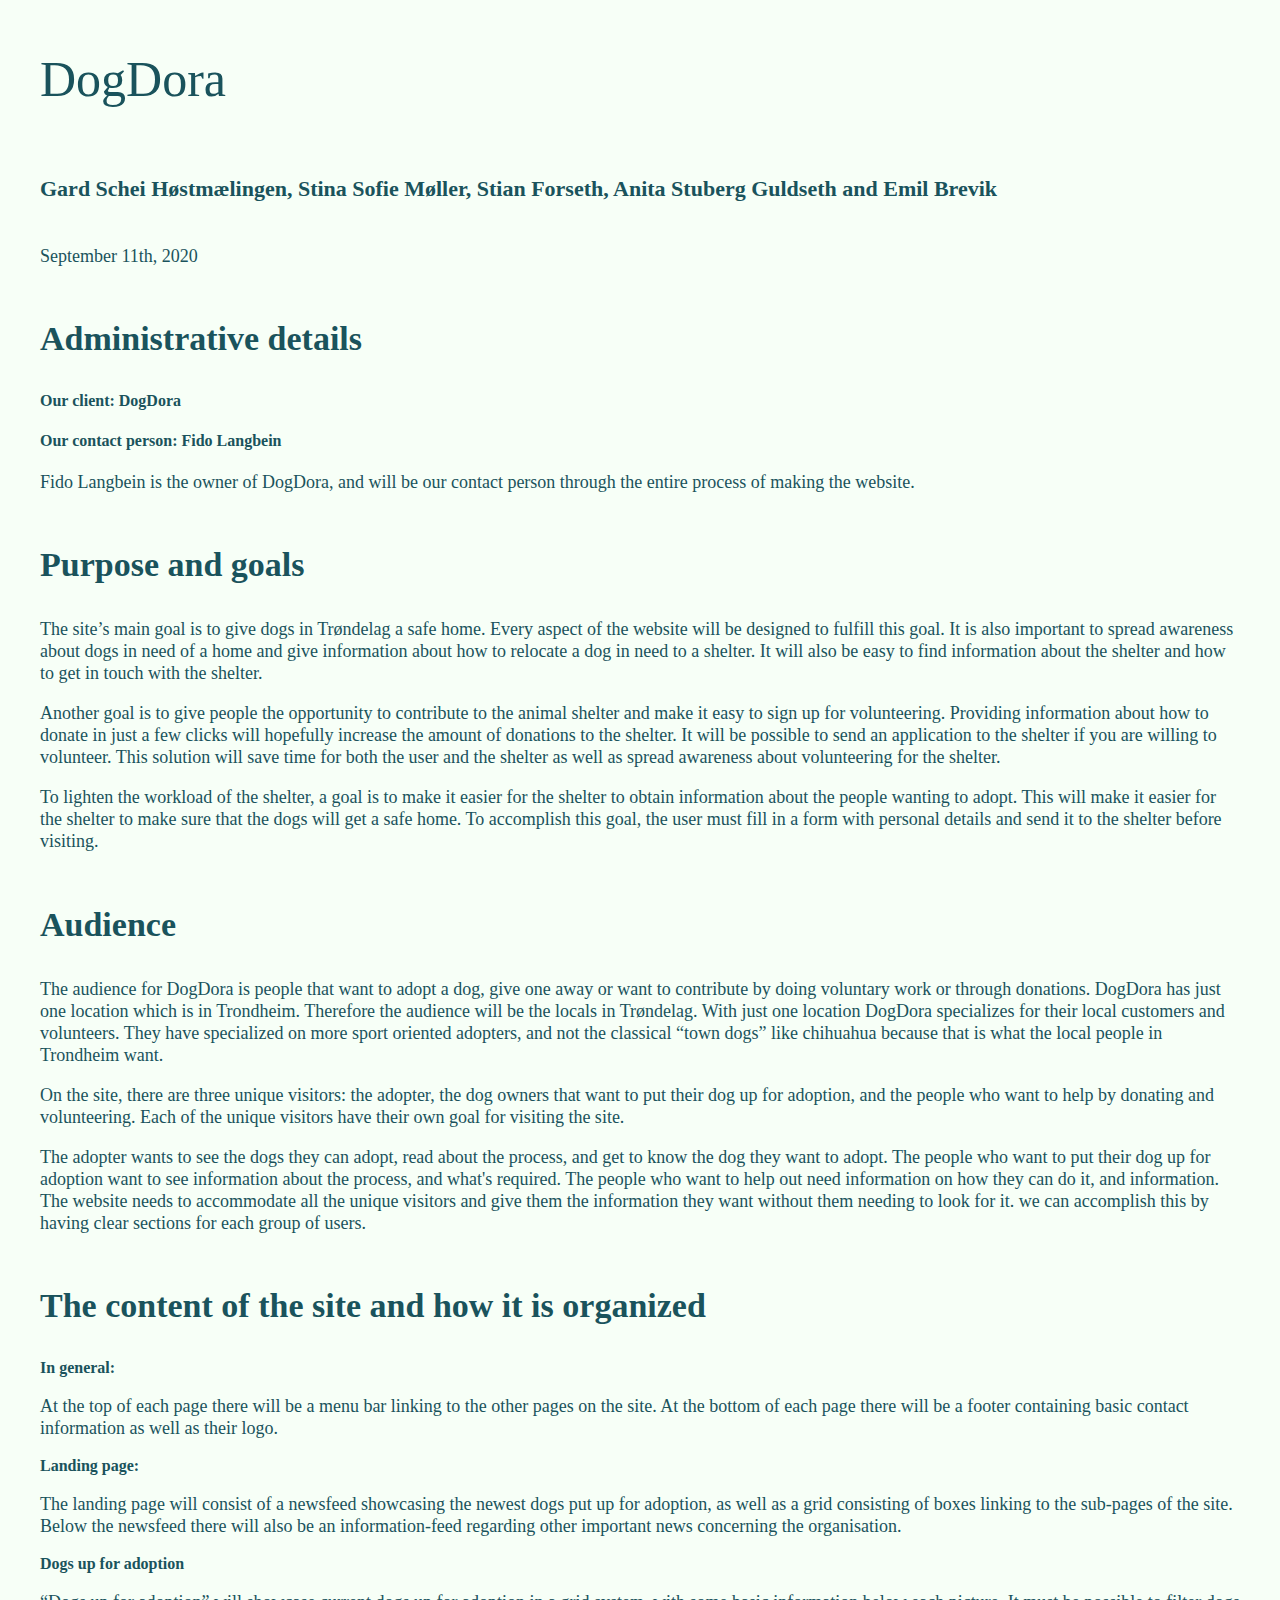
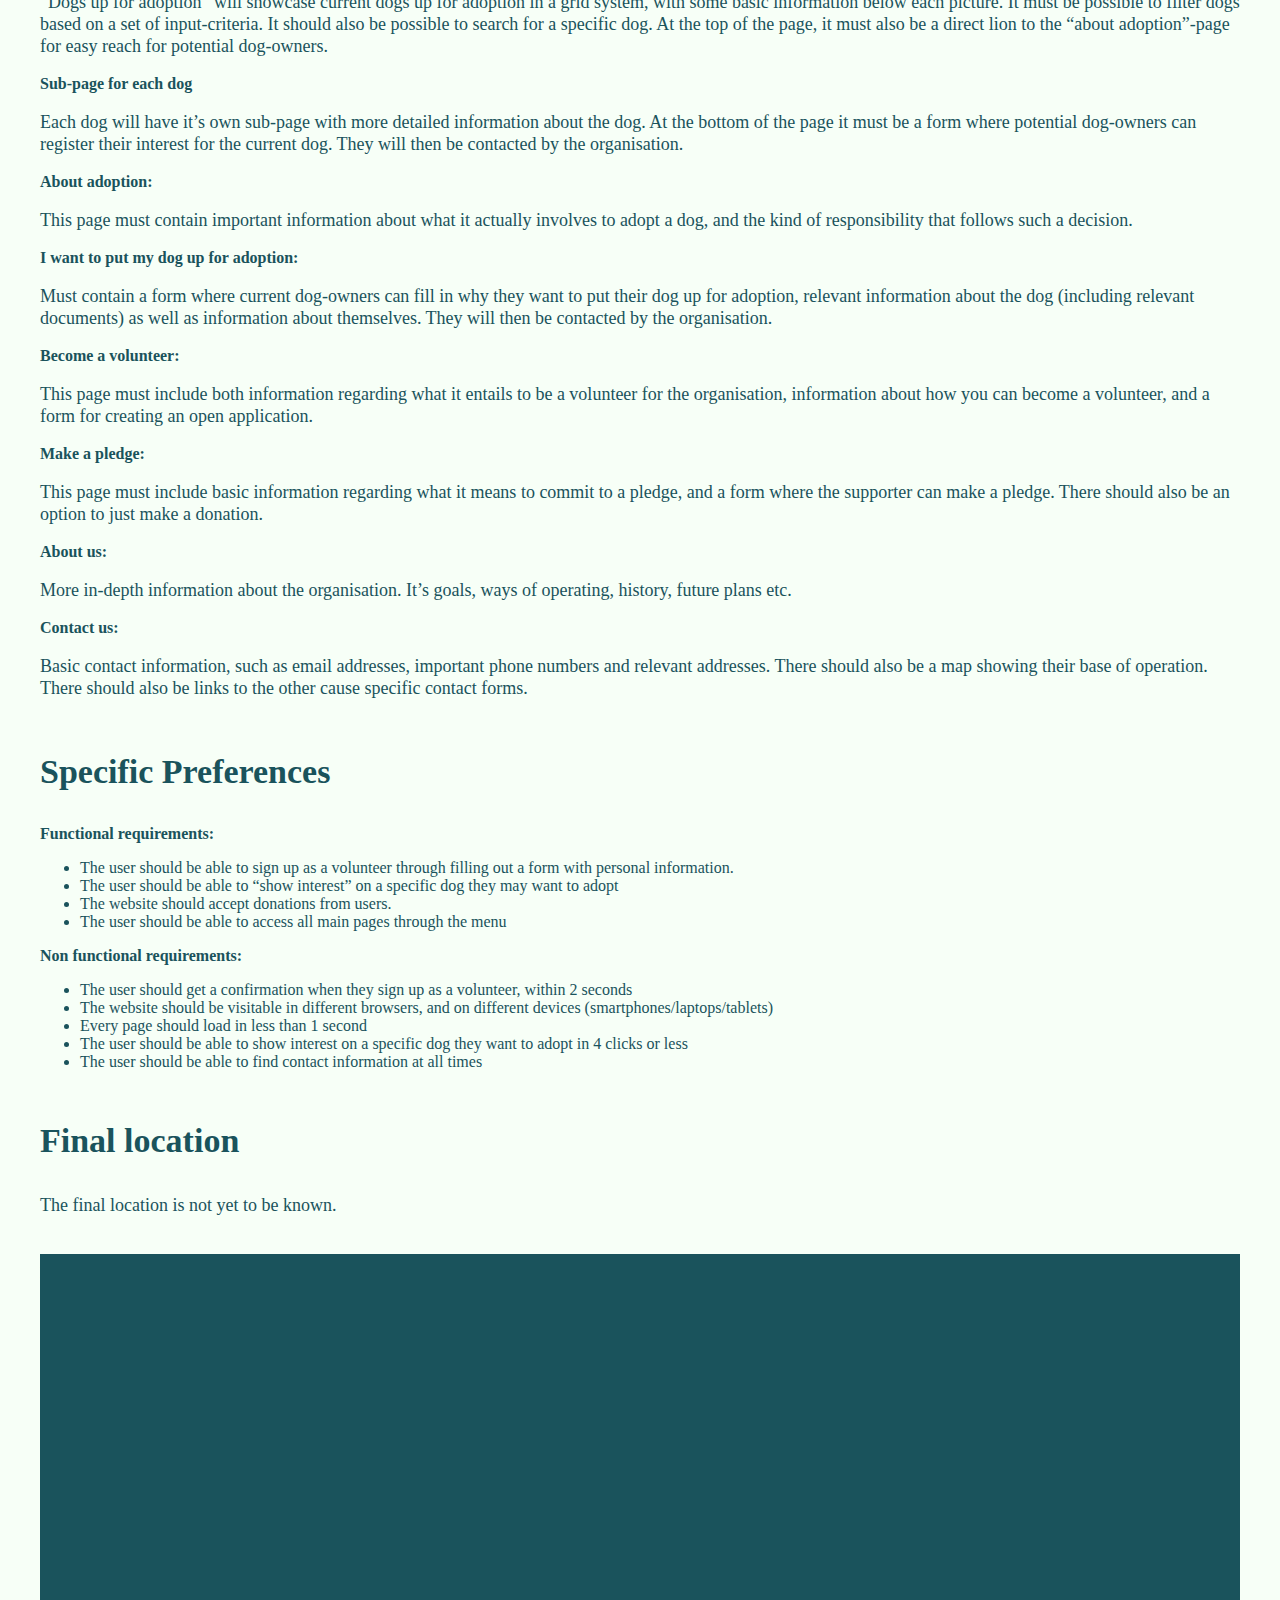
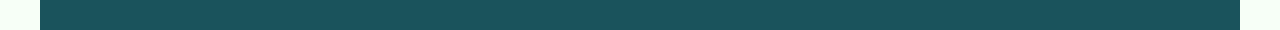
<file: Documents/P1_requirements_43.html>
<!DOCTYPE html>
<html lang='en'>
    <head>
        <meta charset="utf-8">
        <link rel="stylesheet" href="css/P1.css">
        <Title>DogDora</Title>
    </head>
    <body>
        <div class="body">
			<h1>DogDora</h1>
			<h3>Gard Schei Høstmælingen, Stina Sofie Møller, Stian Forseth, Anita Stuberg Guldseth and Emil Brevik</h3>
			<p>September 11th, 2020</p>

			<!--Client-->
			<div class='box'>
				<h2>Administrative details</h2>
				<h4>Our client: DogDora</h4>
				<h4>Our contact person: Fido Langbein</h4>
				<p>
					Fido Langbein is the owner of DogDora, and will be our
					contact person through the entire process of making the
					website.
				</p>
				<!-- <p>[General text about the client]</p> -->
			</div>

			<!--Purpose and goals-->
			<div class='box'>
				<h2>Purpose and goals</h2>
				<p>
					The site’s main goal is to give dogs in Trøndelag a safe home.
					Every aspect of the website will be designed to fulfill this goal.
					It is also important to spread awareness about dogs in need of a
					home and give information about how to relocate a dog in need to a
					shelter. It will also be easy to find information about the shelter
					and how to get in touch with the shelter.
				</p>

				<p>
					Another goal is to give people the opportunity to contribute to the
					animal shelter and make it easy to sign up for volunteering.
					Providing information about how to donate in just a few clicks will
					hopefully increase the amount of donations to the shelter. It will
					be possible to send an application to the shelter if you are
					willing to volunteer. This solution will save time for both the
					user and the shelter as well as spread awareness about volunteering
					for the shelter.
				</p>

				<p>
					To lighten the workload of the shelter, a goal is to make it easier
					for the shelter to obtain information about the people wanting to
					adopt. This will make it easier for the shelter to make sure that
					the dogs will get a safe home. To accomplish this goal, the user
					must fill in a form with personal details and send it to the
					shelter before visiting.
				</p>
			</div>

			<!--Audience-->
			<div class='box'>
				<h2>Audience</h2>
				<p>
					The audience for DogDora is people that want to adopt a
					dog, give one away or want to contribute by doing voluntary
					work or through donations.  DogDora has just one location
					which is in Trondheim. Therefore the audience will be the
					locals in Trøndelag. With just one location DogDora
					specializes for their local customers and volunteers. They
					have specialized on more sport oriented adopters, and not
					the classical “town dogs” like chihuahua because that is
					what the local people in Trondheim want.
				</p>

				<p>
					On the site, there are three unique visitors: the adopter, the dog
					owners that want to put their dog up for adoption, and the people
					who want to help by donating and volunteering. Each of the unique
					visitors have their own goal for visiting the site.
				</p>

				<p>
					The adopter wants to see the dogs they can adopt, read about the
					process, and get to know the dog they want to adopt.  The people
					who want to put their dog up for adoption want to see information
					about the process, and what's required.  The people who want to
					help out need information on how they can do it, and information.
					The website needs to accommodate all the unique visitors and give
					them the information they want without them needing to look for it.
					we can accomplish this by having clear sections for each group of
					users.
				</p>
			</div>

			<!--Organisation of content-->
			<div class='box'>
				<h2>The content of the site and how it is organized</h2>
				<b>In general:</b>

				<p>
					At the top of each page there will be a menu bar linking to the other pages on the site.
					At the bottom of each page there will be a footer containing basic contact information as well as their logo.
				</p>

				<b>Landing page:</b>
				<p>
					The landing page will consist of a newsfeed showcasing the newest dogs put up for adoption, as well as a grid consisting of boxes linking to the sub-pages of the site.
					Below the newsfeed there will also be an information-feed regarding other important news concerning the organisation.
				</p>

				<b>Dogs up for adoption</b>
				<p>
					“Dogs up for adoption” will showcase current dogs up for adoption in a
					grid system, with some basic information below each picture. It must be
					possible to filter dogs based on a set of input-criteria. It should
					also be possible to search for a specific dog.
					At the top of the page, it must also be a direct lion to the “about
					adoption”-page for easy reach for potential dog-owners.
				</p>

				<b>Sub-page for each dog</b>
				<p>
					Each dog will have it’s own sub-page with more detailed information
					about the dog. At the bottom of the page it must be a form where
					potential dog-owners can register their interest for the current dog.
					They will then be contacted by the organisation.
				</p>

				<b>About adoption:</b>
				<p>
					This page must contain important information about what it actually
					involves to adopt a dog, and the kind of responsibility that follows
					such a decision.
				</p>

				<b>I want to put my dog up for adoption:</b>
				<p>
					Must contain a form where current dog-owners can fill in why they want
					to put their dog up for adoption, relevant information about the dog
					(including relevant documents) as well as information about themselves.
					They will then be contacted by the organisation.
				</p>


				<b>Become a volunteer:</b>
				<p>
					This page must include both information regarding what it entails to be
					a volunteer for the organisation, information about how you can become
					a volunteer, and a form for creating an open application.
				</p>

				<b>Make a pledge:</b>
				<p>
					This page must include basic information regarding what it means to
					commit to a pledge, and a form where the supporter can make a pledge.
					There should also be an option to just make a donation.
				</p>

				<b>About us:</b>
				<p>
					More in-depth information about the organisation. It’s goals, ways of
					operating, history, future plans etc.
				</p>

				<b>Contact us:</b>
				<p>
					Basic contact information, such as email addresses, important phone
					numbers and relevant addresses. There should also be a map showing
					their base of operation. There should also be links to the other cause
					specific contact forms.
				</p>
			</div>

			<!--Specific Preferences-->
			<div class='box'>
				<h2>Specific Preferences</h2>

				<b>Functional requirements:</b>
				<ul>
					<li>The user should be able to sign up as a volunteer through filling out a form with personal information.</li>
					<li>The user should be able to “show interest” on a specific dog they may want to adopt</li>
					<li>The website should accept donations from users.</li>
					<li>The user should be able to access all main pages through the menu</li>
				</ul>

				<b>Non functional requirements:</b>
				<ul>
					<li>The user should get a confirmation when they sign up as a volunteer, within 2 seconds</li>
					<li>The website should be visitable in different browsers, and on different devices (smartphones/laptops/tablets)</li>
					<li>Every page should load in less than 1 second</li>
					<li>The user should be able to show interest on a specific dog they want to adopt in 4 clicks or less</li>
					<li>The user should be able to find contact information at all times</li>
				</ul>
			</div>

			<!--Final location-->
			<div class='box'>
				<h2>Final location</h2>
				<p>The final location is not yet to be known.</p>
			</div>

			<footer>
				Made by: Gard Schei Høstmælingen, Stina Sofie Møller, Stian
				Forseth, Anita Stuberg Guldseth and Emil Brevik
			</footer>
    </div>
    </body>
</html>
</file>
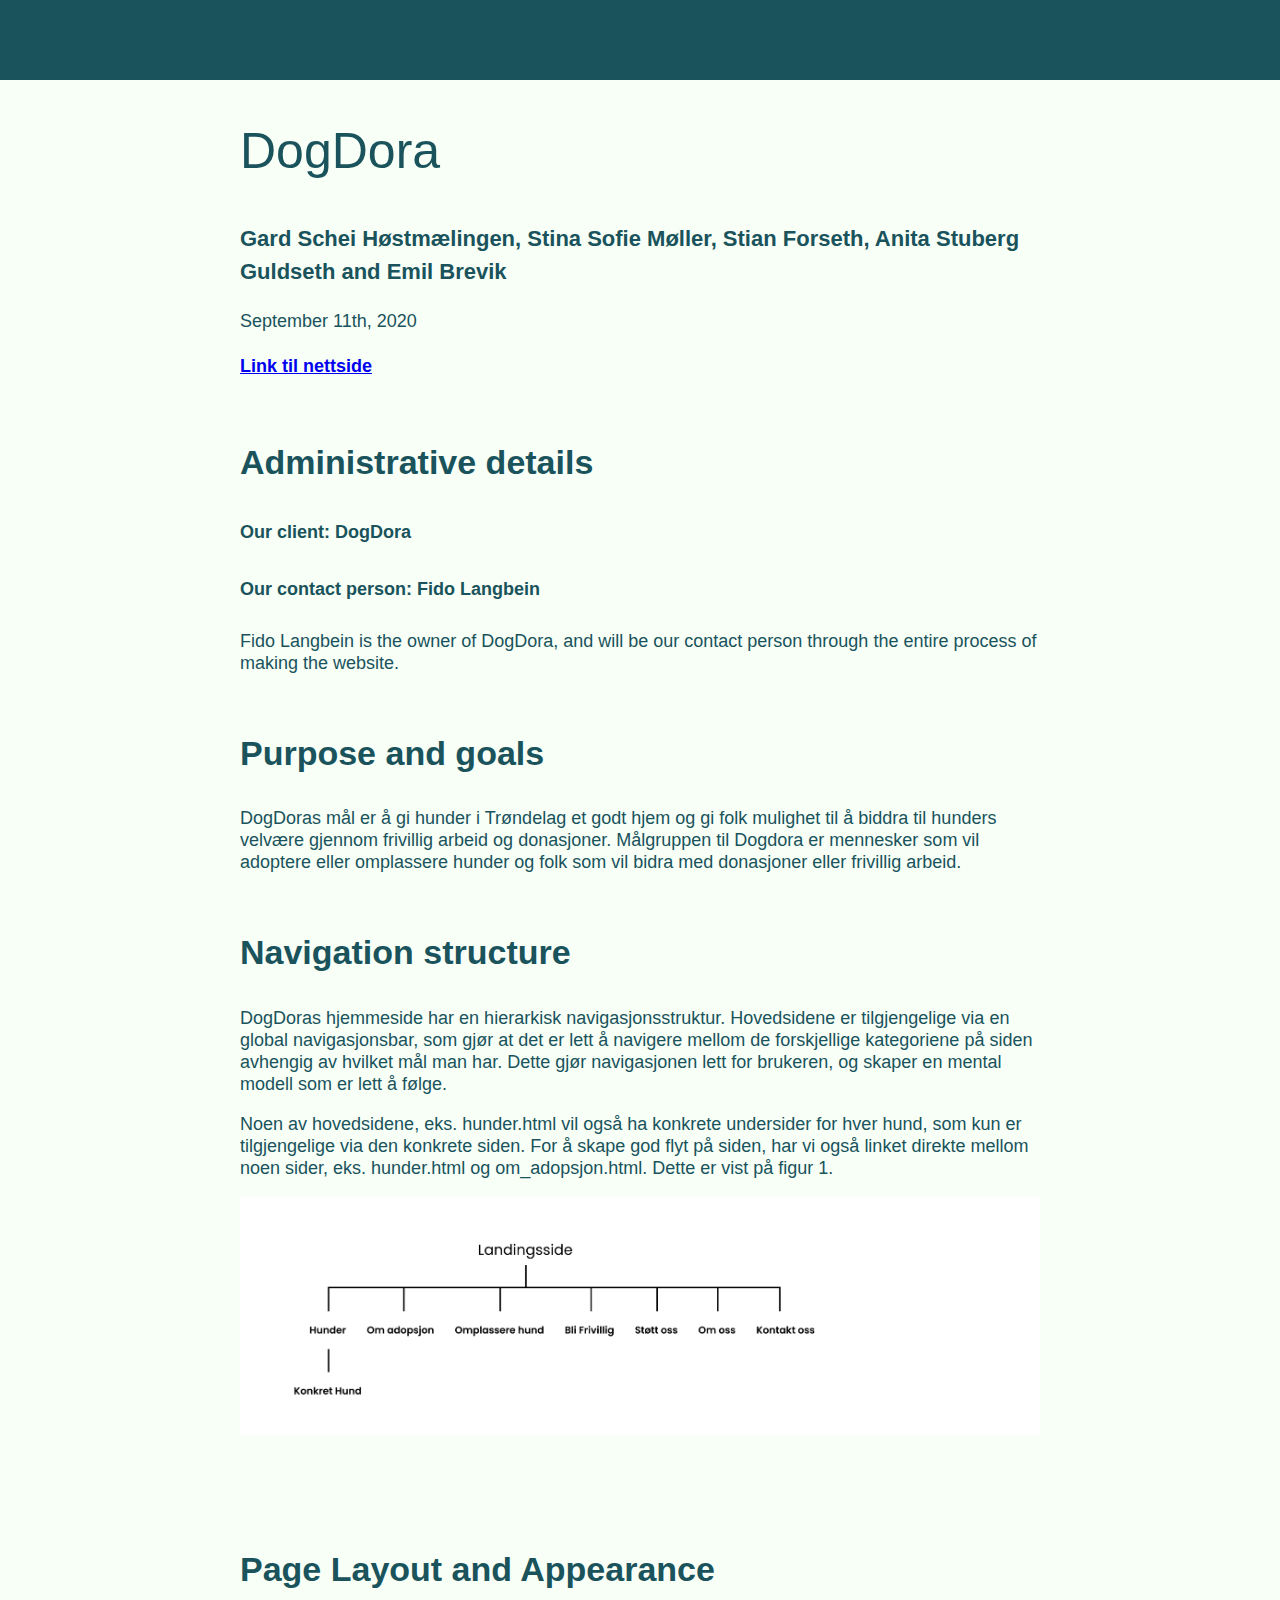
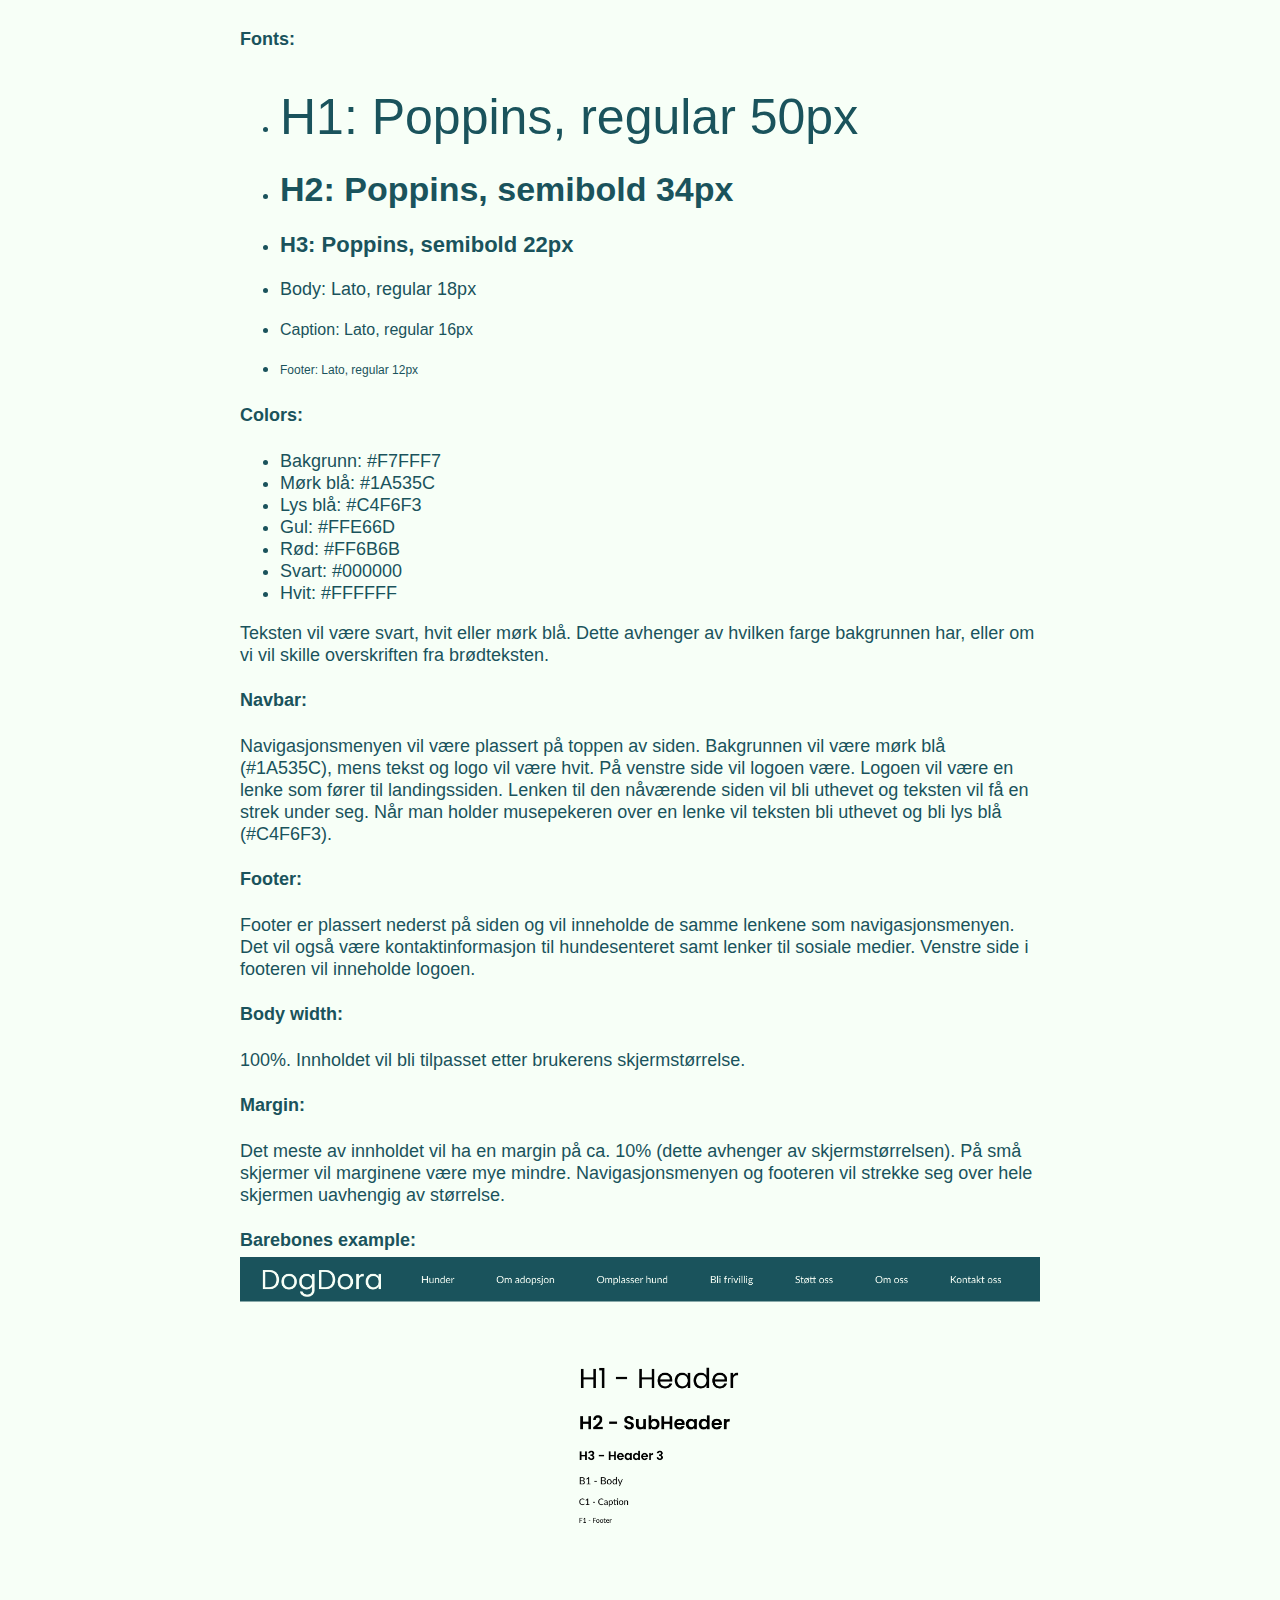
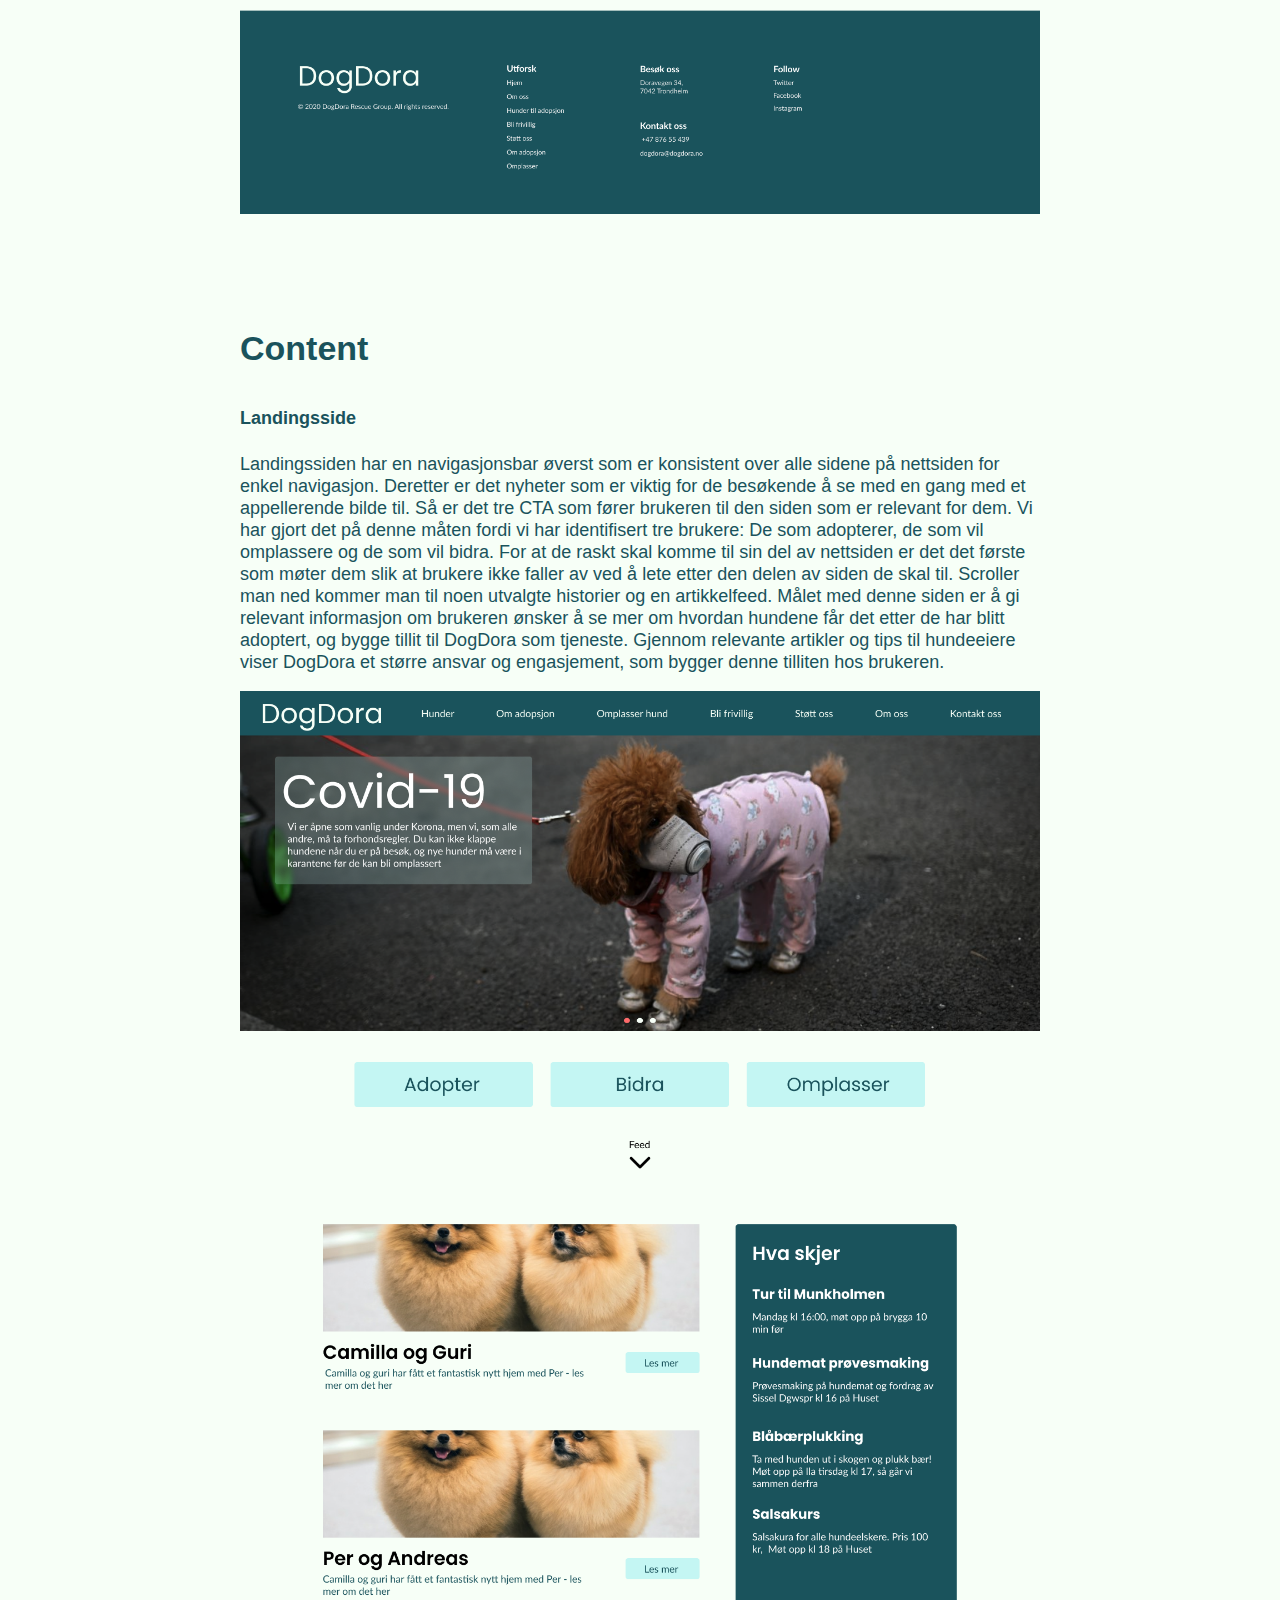
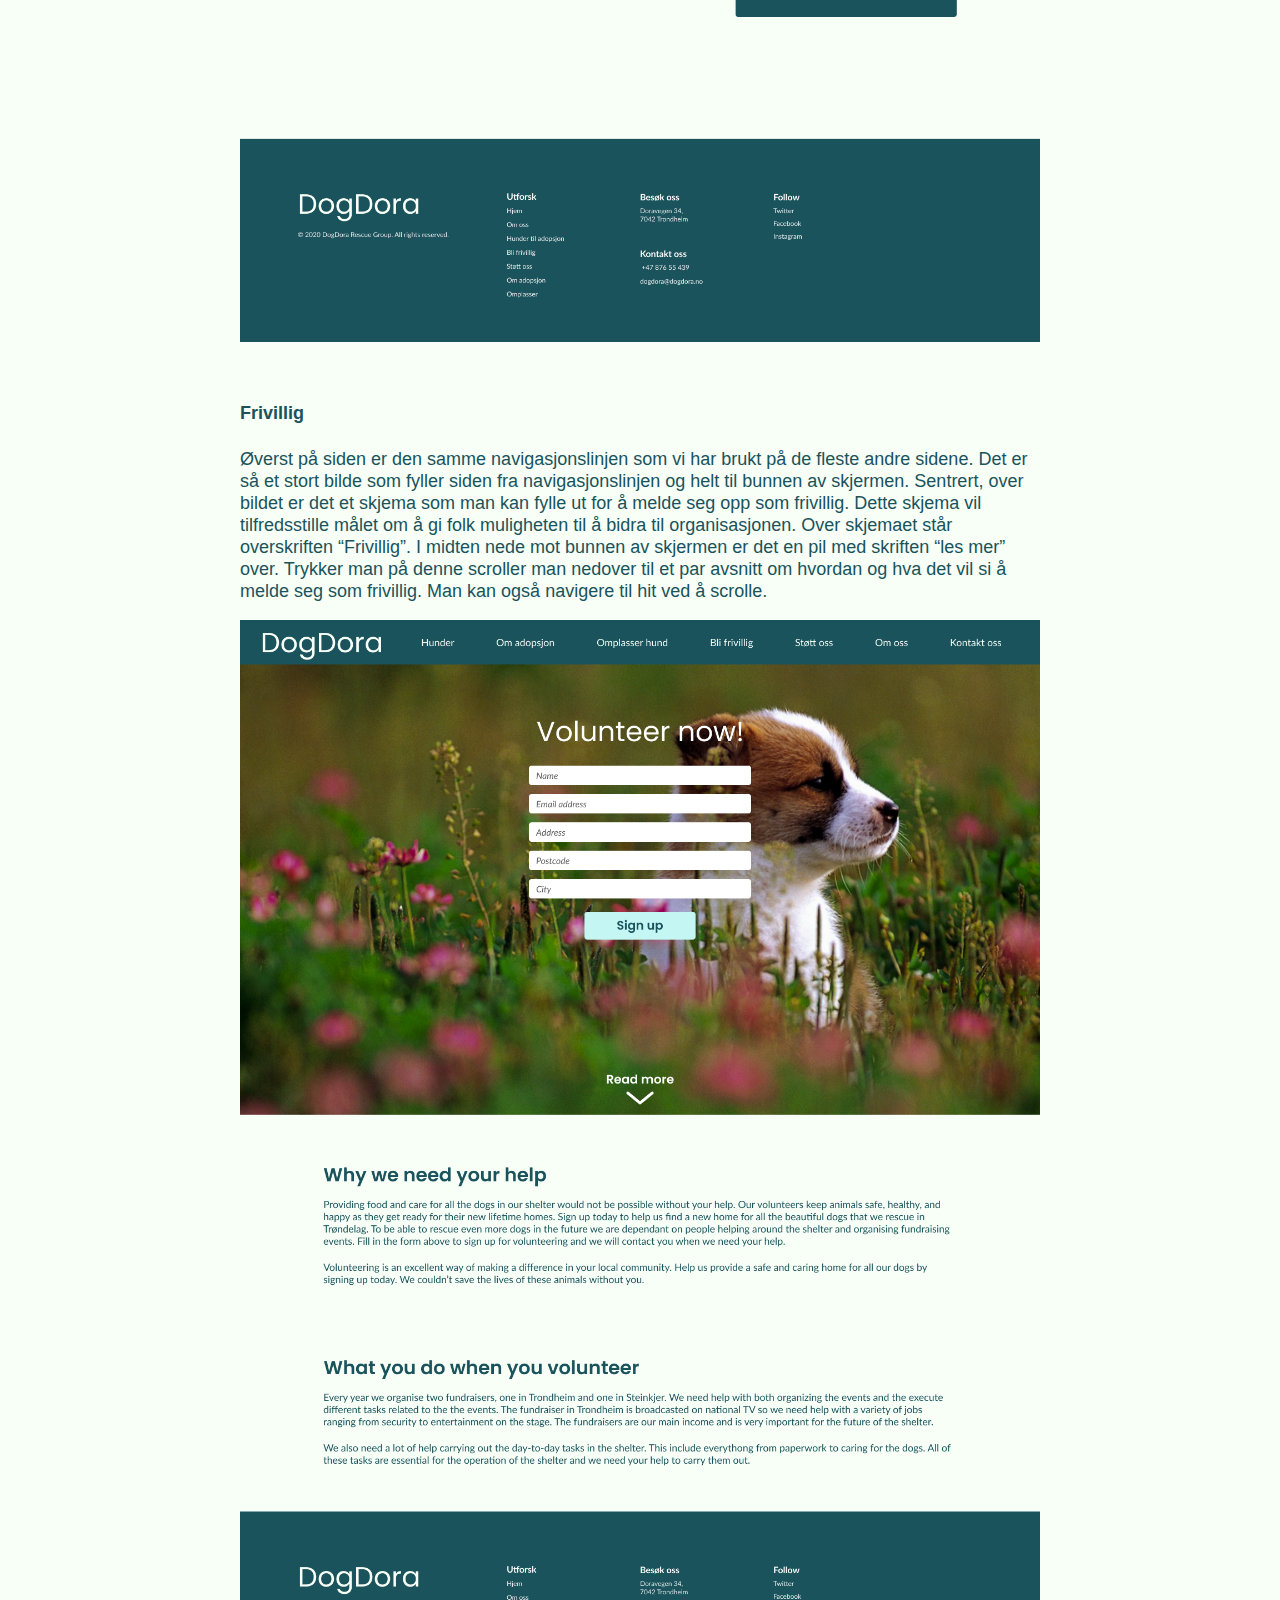
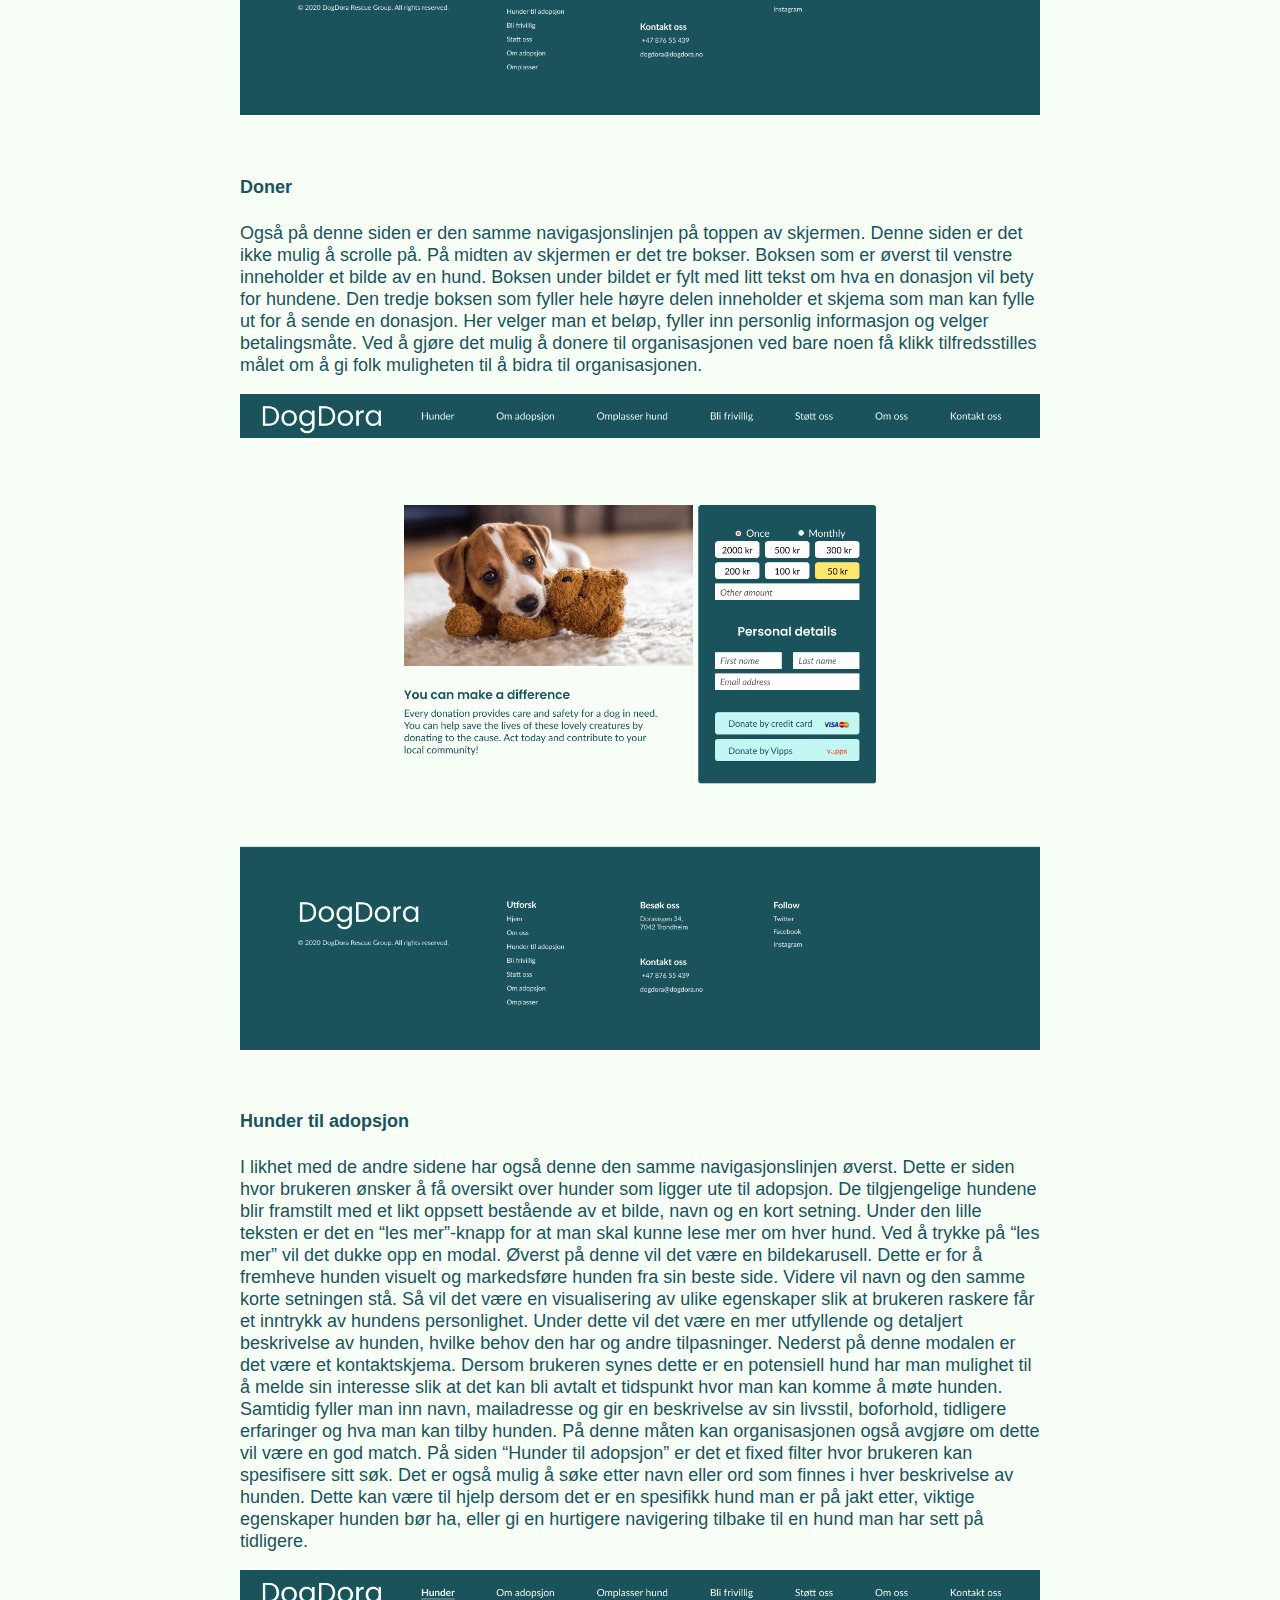
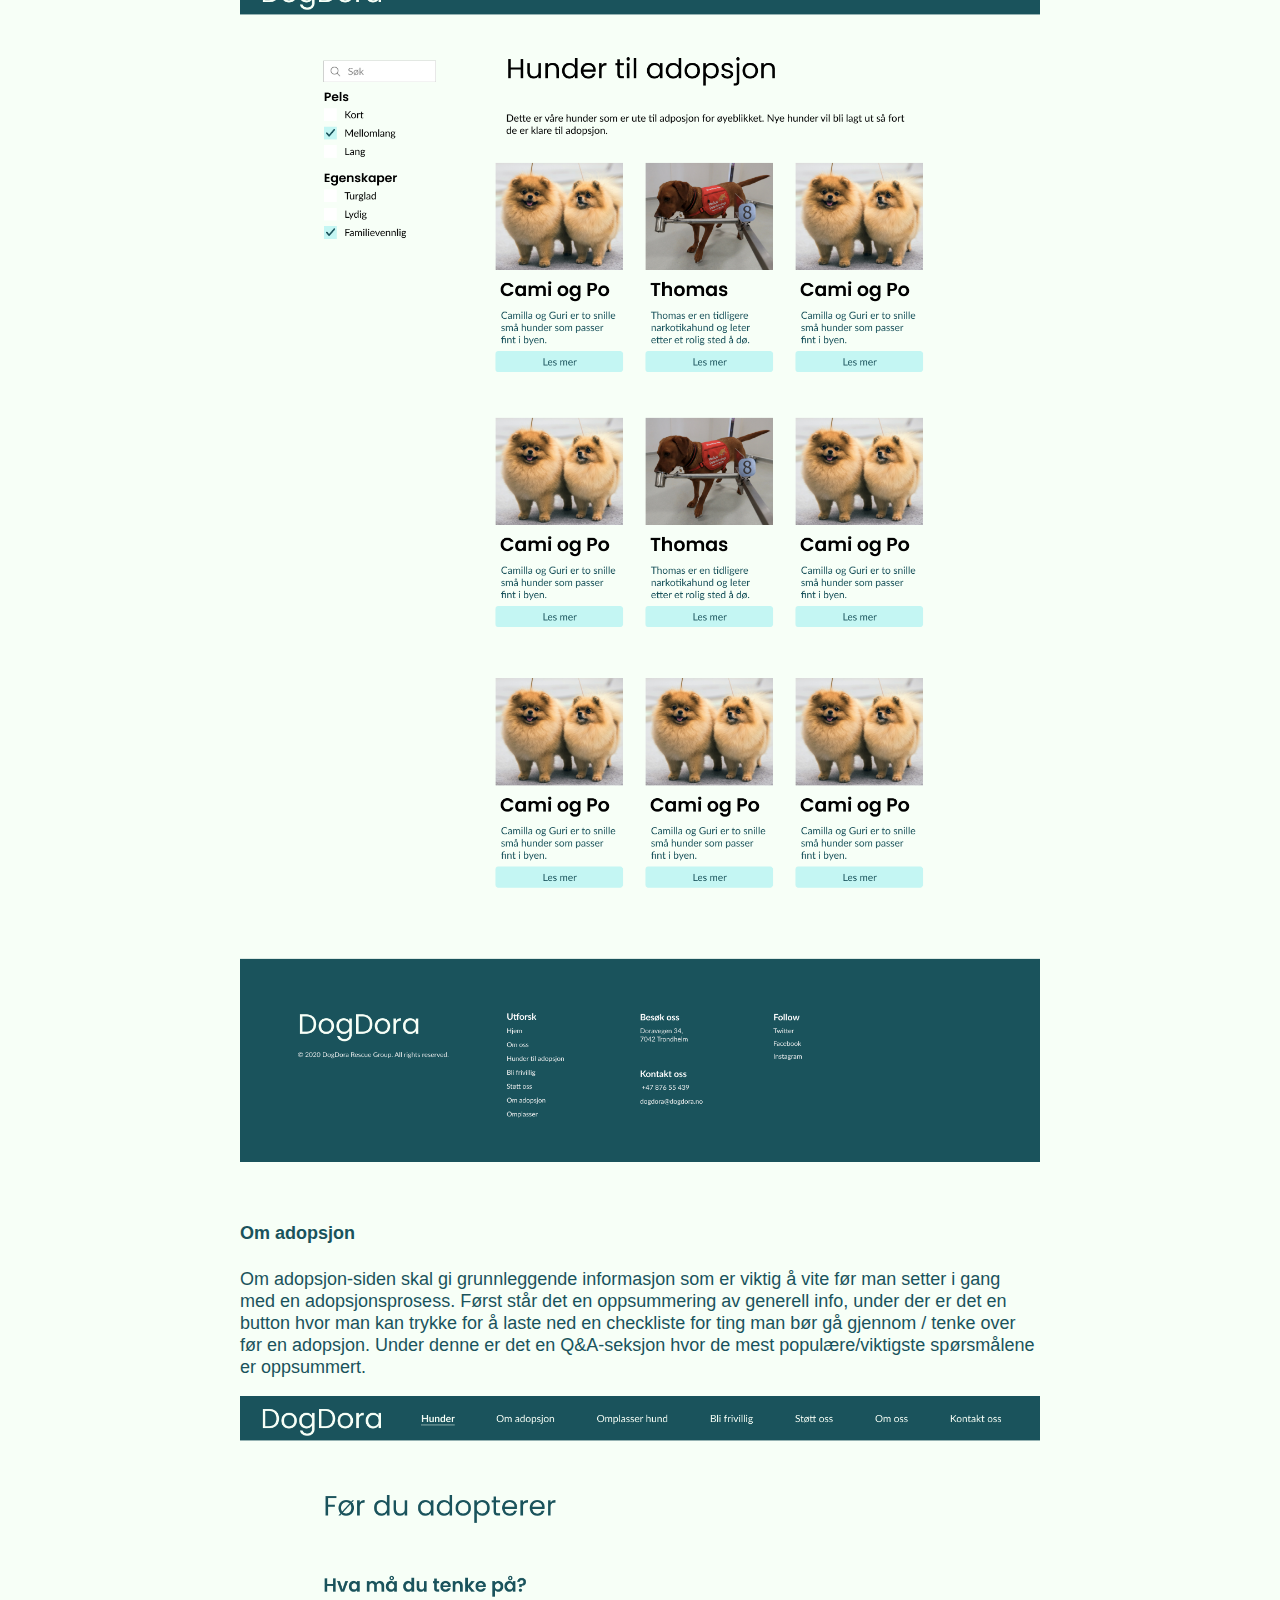
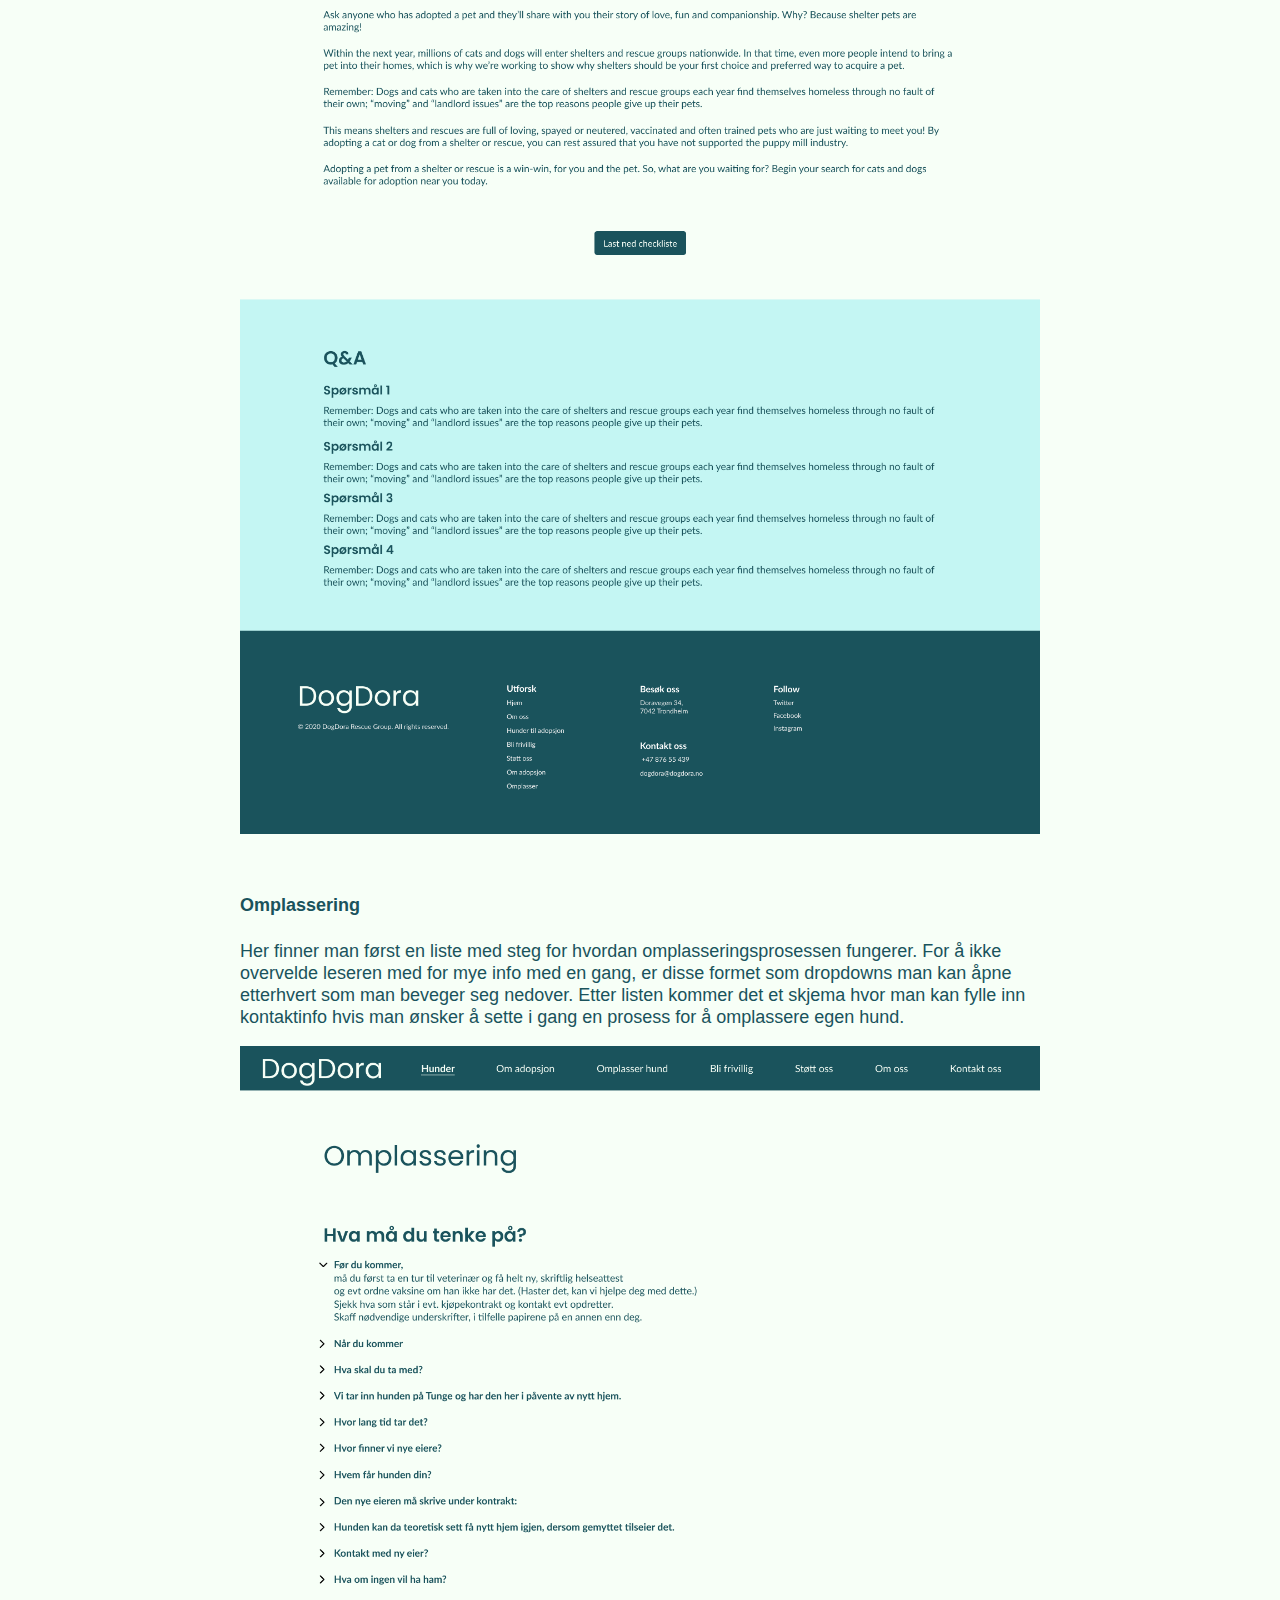
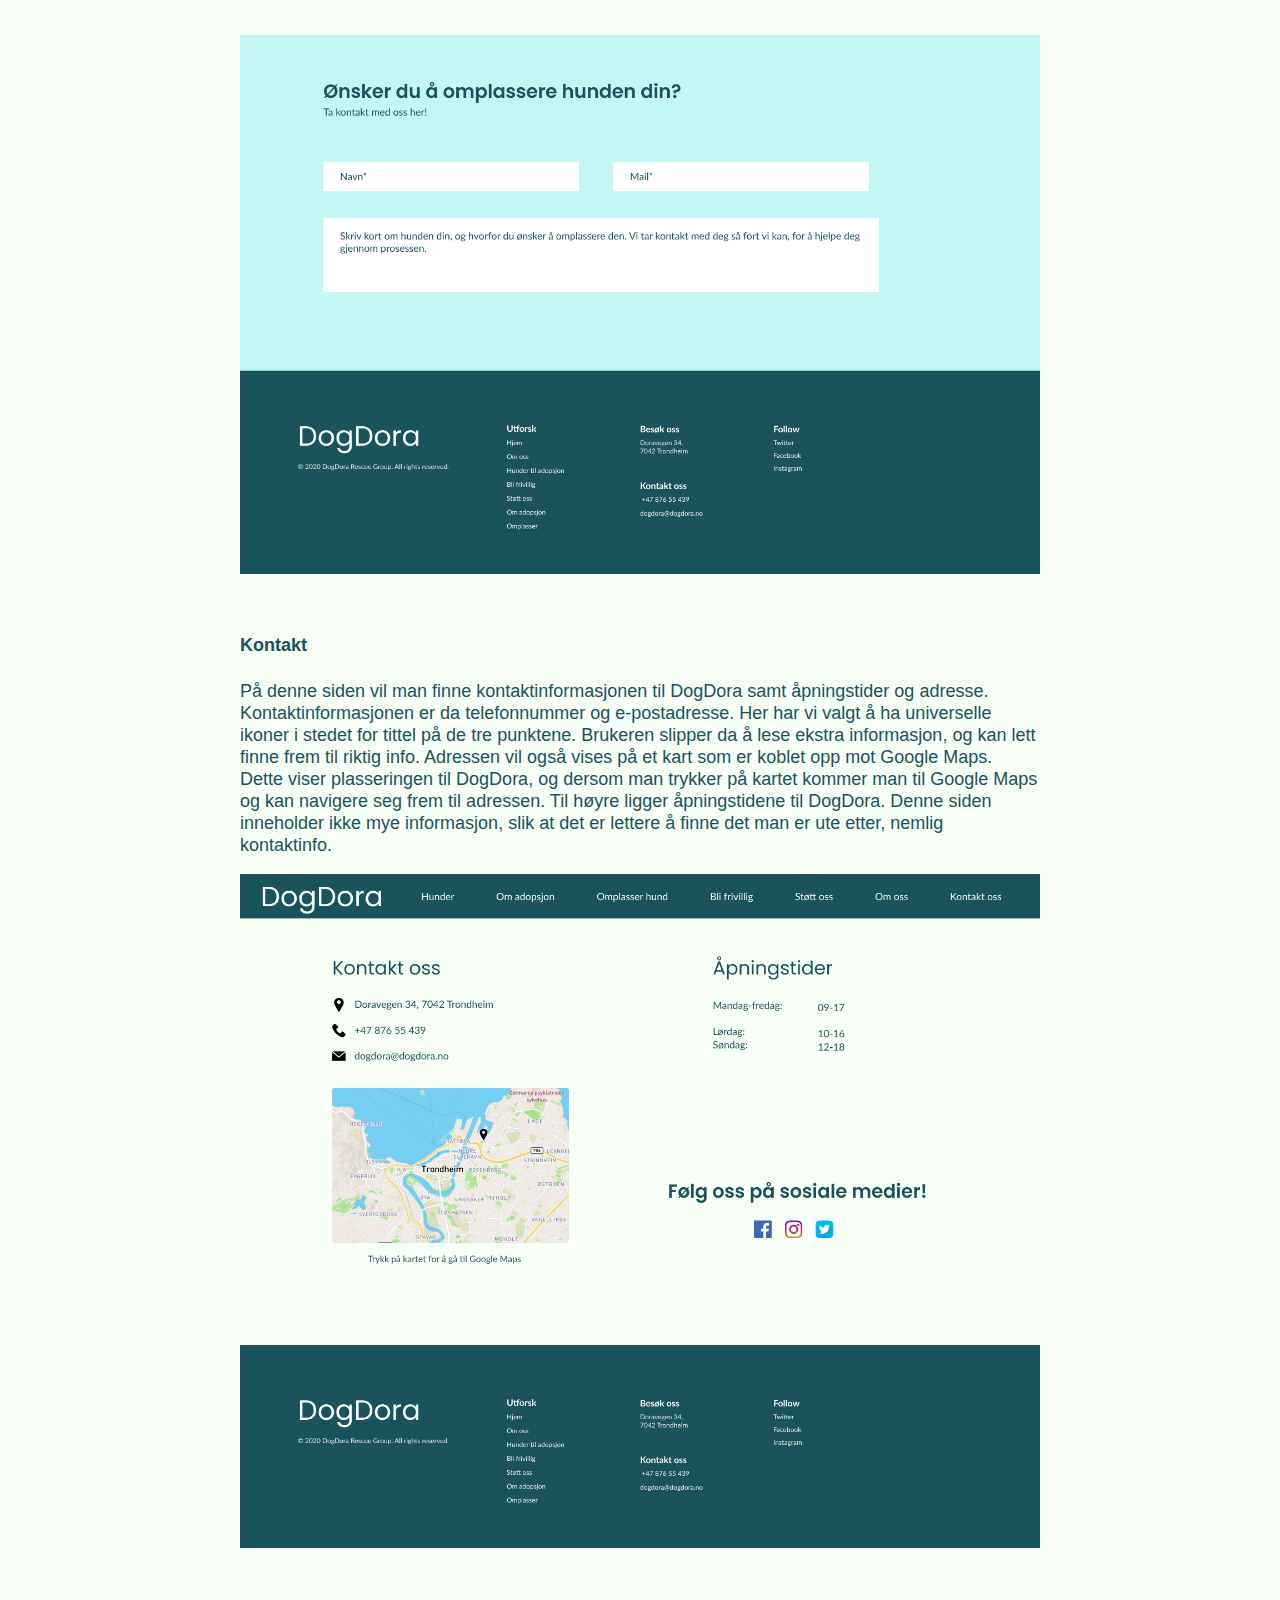
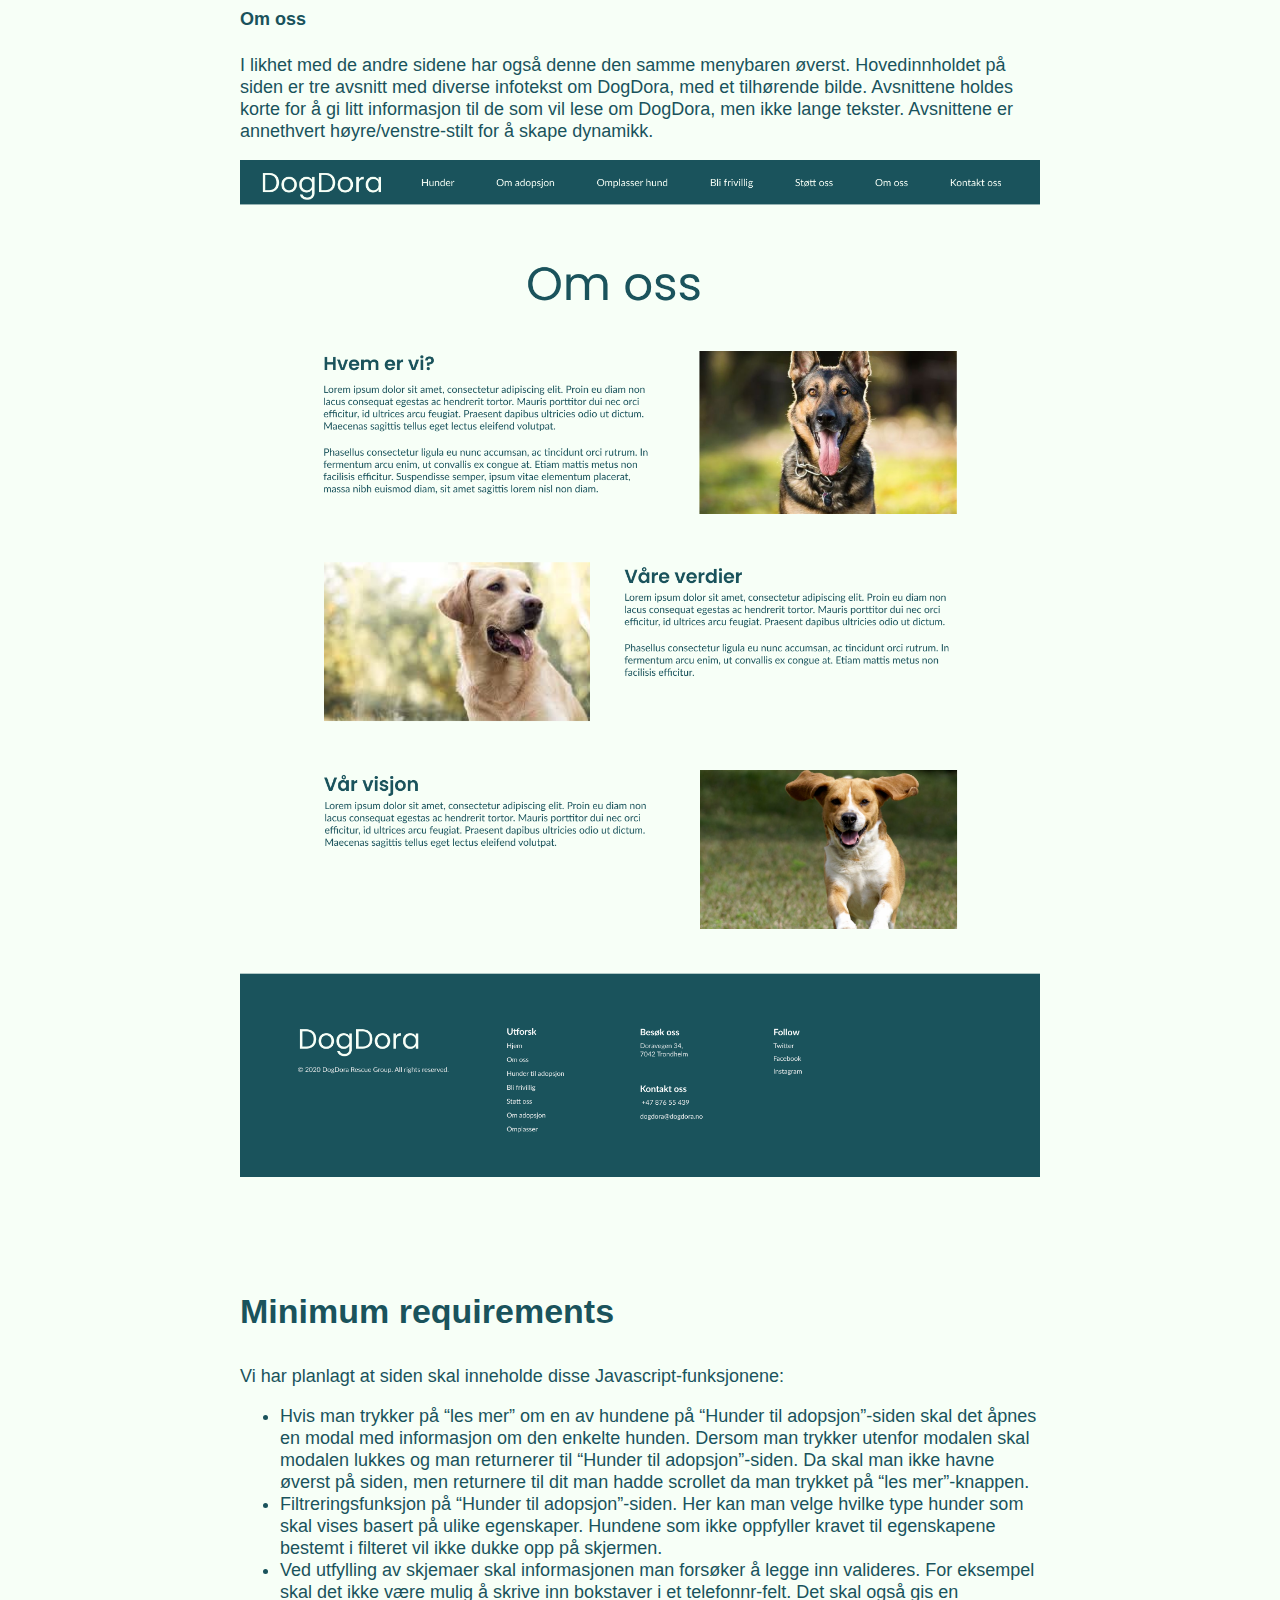
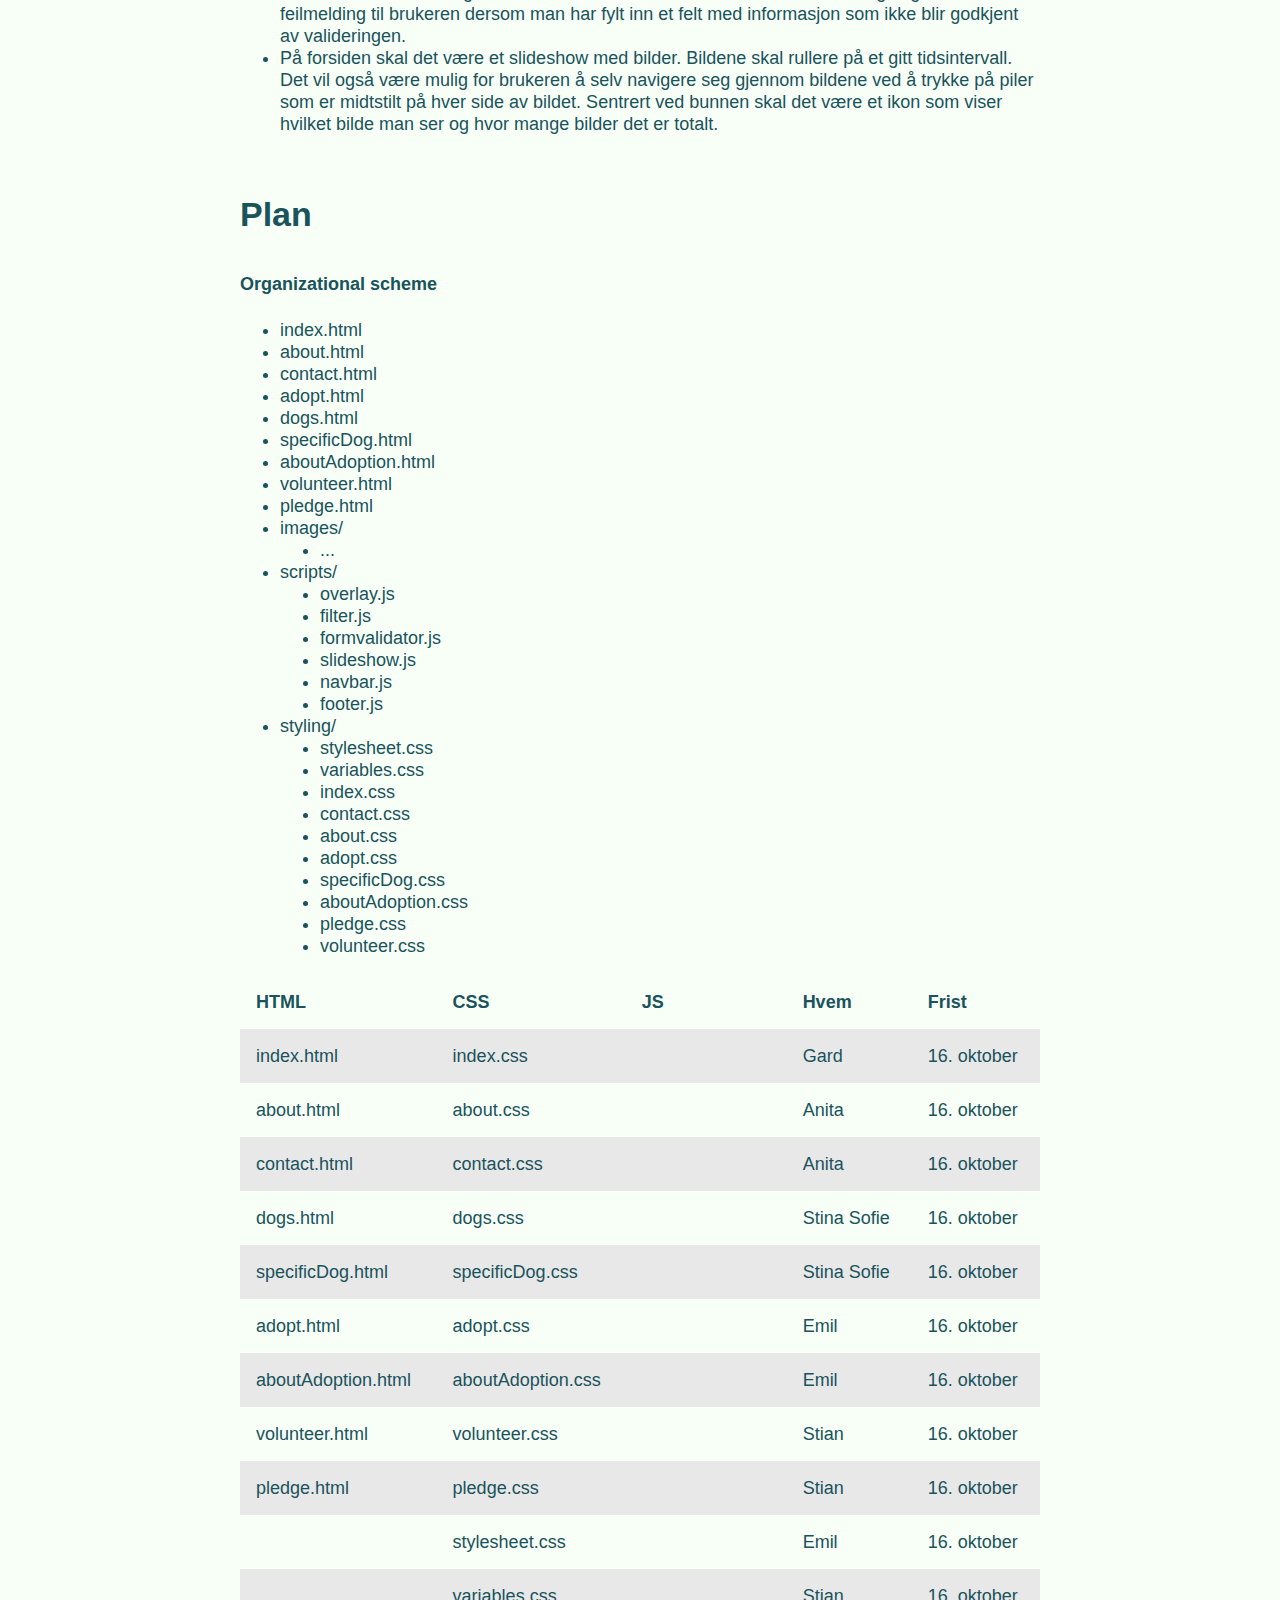
<file: Documents/P2_design_43.html>
<!DOCTYPE html>
<html lang="nb">
<head>
    <meta charset="UTF-8">
    <meta name="viewport" content="width=device-width, initial-scale=1.0">
    <link rel="stylesheet" href="css/P2.css">
        <Title>DogDora</Title>
</head>
<body>
    <header>
    </header>
    <div class="body">
        <h1>DogDora</h1>
        <h3>Gard Schei Høstmælingen, Stina Sofie Møller, Stian Forseth, Anita Stuberg Guldseth and Emil Brevik</h3>
        <p>September 11th, 2020</p>
		<a href="http://folk.ntnu.no/stiafo/DogDora/Documents/P2_design_43.html">Link til nettside</a>

		<!--Client-->
		<div class='box'>
			<h2>Administrative details</h2>
			<h4>Our client: DogDora</h4>
			<h4>Our contact person: Fido Langbein</h4>
			<p>
				Fido Langbein is the owner of DogDora, and will be our
				contact person through the entire process of making the
				website.
			</p>
		</div>

		<!--Purpose and goals-->
		<div class='box'>
			<h2>Purpose and goals</h2>
			<p>
				DogDoras mål er å gi hunder i Trøndelag et godt hjem og gi
				folk mulighet til å biddra til hunders velvære gjennom
				frivillig arbeid og donasjoner. Målgruppen til Dogdora er
				mennesker som vil adoptere eller omplassere hunder og folk
				som vil bidra med donasjoner eller frivillig arbeid.
			</p>
		</div>

		<!--Navigation structure-->
		<div class='box'>
			<h2>Navigation structure</h2>
			<p>
				DogDoras hjemmeside har en hierarkisk navigasjonsstruktur.
				Hovedsidene er tilgjengelige via en global navigasjonsbar,
				som gjør at det er lett å navigere mellom de forskjellige
				kategoriene på siden avhengig av hvilket mål man har. Dette
				gjør navigasjonen lett for brukeren, og skaper en mental
				modell som er lett å følge.
			</p>

			<p>
				Noen av hovedsidene, eks. hunder.html vil også ha konkrete
				undersider for hver hund, som kun er tilgjengelige via den
				konkrete siden. For å skape god flyt på siden, har vi også
				linket direkte mellom noen sider, eks. hunder.html og
				om_adopsjon.html. Dette er vist på figur 1.
			</p>
			<img src="img/navigasjonsstruktur.png" alt="Bilde over navigasjonsstrukturen">
		</div>

		<!--Page Layout and Appearance-->
		<div class='box'>
			<h2>Page Layout and Appearance</h2>
			<b>
			Fonts:
			</b>
			<ul>
				<li><p id="h1_example">H1: Poppins, regular 50px</p></li>
				<li><p id="h2_example">H2: Poppins, semibold 34px</p></li>
				<li><p id="h3_example">H3: Poppins, semibold 22px</p></li>
				<li><p id="body_example">Body: Lato, regular 18px</p></li>
				<li><p id="caption_example">Caption: Lato, regular 16px</p></li>
				<li><p id="footer_example">Footer: Lato, regular 12px</p></li>
			</ul>

			<b>Colors:</b>
			<ul>
				<li>Bakgrunn: #F7FFF7</li>
				<li>Mørk blå: #1A535C</li>
				<li>Lys blå: #C4F6F3</li>
				<li>Gul: #FFE66D</li>
				<li>Rød: #FF6B6B</li>
				<li>Svart: #000000</li>
				<li>Hvit: #FFFFFF</li>
			</ul>
			<p>
				Teksten vil være svart, hvit eller mørk blå. Dette avhenger av
				hvilken farge bakgrunnen har, eller om vi vil skille
				overskriften fra brødteksten.
			</p>

			<b>Navbar:</b>
			<p>
				Navigasjonsmenyen vil være plassert på toppen av siden.
				Bakgrunnen vil være mørk blå (#1A535C), mens tekst og logo vil
				være hvit. På venstre side vil logoen være. Logoen vil være en
				lenke som fører til landingssiden. Lenken til den nåværende
				siden vil bli uthevet og teksten vil få en strek under seg. Når
				man holder musepekeren over en lenke vil teksten bli uthevet og
				bli lys blå (#C4F6F3).
			</p>

			<b>Footer:</b>
			<p>
				Footer er plassert nederst på siden og vil inneholde de
				samme lenkene som navigasjonsmenyen. Det vil også være
				kontaktinformasjon til hundesenteret samt lenker til
				sosiale medier. Venstre side i footeren vil inneholde
				logoen.
			</p>

			<b>Body width:</b>
			<p>
				100%. Innholdet vil bli tilpasset etter brukerens
				skjermstørrelse.
			</p>

			<b>Margin:</b>
			<p>
				Det meste av innholdet vil ha en margin på ca. 10% (dette
				avhenger av skjermstørrelsen). På små skjermer vil
				marginene være mye mindre. Navigasjonsmenyen og footeren
				vil strekke seg over hele skjermen uavhengig av størrelse.
			</p>
			<b>Barebones example:</b>
			<img src="img/Samling.png" alt="Bilde av nettsiden med bare header og footer og ikke noe innhold">


		</div>

		<!--Content-->
		<div class='box'>
			<h2>Content</h2>
			<b>Landingsside</b>
			<p>
				Landingssiden har en navigasjonsbar øverst som er
				konsistent over alle sidene på nettsiden for enkel
				navigasjon. Deretter er det nyheter som er viktig for de
				besøkende å se med en gang med et appellerende bilde til.
				Så er det tre CTA som fører brukeren til den siden som er
				relevant for dem. Vi har gjort det på denne måten fordi vi
				har identifisert tre brukere: De som adopterer, de som vil
				omplassere og de som vil bidra. For at de raskt skal komme
				til sin del av nettsiden er det det første som møter dem
				slik at brukere ikke faller av ved å lete etter den delen
				av siden de skal til.

				Scroller man ned kommer man til noen utvalgte historier og
				en artikkelfeed. Målet med denne siden er å gi relevant
				informasjon om brukeren ønsker å se mer om hvordan hundene
				får det etter de har blitt adoptert, og bygge tillit til
				DogDora som tjeneste. Gjennom relevante artikler og tips
				til hundeeiere viser DogDora et større ansvar og
				engasjement, som bygger denne tilliten hos brukeren.
			</p>
			<img src="img/Landingsside.png" alt="Bilde som viser landingssiden">

			<b>Frivillig</b>
			<p>
				Øverst på siden er den samme navigasjonslinjen som vi har
				brukt på de fleste andre sidene. Det er så et stort bilde
				som fyller siden fra navigasjonslinjen og helt til bunnen
				av skjermen. Sentrert, over bildet er det et skjema som man
				kan fylle ut for å melde seg opp som frivillig. Dette
				skjema vil tilfredsstille målet om å gi folk muligheten til
				å bidra til organisasjonen. Over skjemaet står overskriften
				“Frivillig”. I midten nede mot bunnen av skjermen er det en
				pil med skriften “les mer” over. Trykker man på denne
				scroller man nedover til et par avsnitt om hvordan og hva
				det vil si å melde seg som frivillig. Man kan også navigere
				til hit ved å scrolle.
			<p>
			<img src="img/Frivillig.png" alt="Bilde som viser frivillig-siden">

			<b>Doner</b>
			<p>
				Også på denne siden er den samme navigasjonslinjen på
				toppen av skjermen. Denne siden er det ikke mulig å scrolle
				på. På midten av skjermen er det tre bokser. Boksen som er
				øverst til venstre inneholder et bilde av en hund. Boksen
				under bildet er fylt med litt tekst om hva en donasjon vil
				bety for hundene. Den tredje boksen som fyller hele høyre
				delen inneholder et skjema som man kan fylle ut for å sende
				en donasjon. Her velger man et beløp, fyller inn personlig
				informasjon og velger betalingsmåte. Ved å gjøre det mulig
				å donere til organisasjonen ved bare noen få klikk
				tilfredsstilles målet om å gi folk muligheten til å bidra
				til organisasjonen.
			</p>
			<img src="img/Donate.png" alt="Bilde som viser donasjonssiden">

			<b>Hunder til adopsjon</b>
			<p>
				I likhet med de andre sidene har også denne den samme
				navigasjonslinjen øverst. Dette er siden hvor brukeren
				ønsker å få oversikt over hunder som ligger ute til
				adopsjon. De tilgjengelige hundene blir framstilt med et
				likt oppsett bestående av et bilde, navn og en kort
				setning. Under den lille teksten er det en “les mer”-knapp
				for at man skal kunne lese mer om hver hund.

				Ved å trykke på “les mer” vil det dukke opp en modal.
				Øverst på denne vil det være en bildekarusell. Dette er for
				å fremheve hunden visuelt og markedsføre hunden fra sin
				beste side. Videre vil navn og den samme korte setningen
				stå. Så vil det være en visualisering av ulike egenskaper
				slik at brukeren raskere får et inntrykk av hundens
				personlighet. Under dette vil det være en mer utfyllende og
				detaljert beskrivelse av hunden, hvilke behov den har og
				andre tilpasninger.

				Nederst på denne modalen er det være et kontaktskjema.
				Dersom brukeren synes dette er en potensiell hund har man
				mulighet til å melde sin interesse slik at det kan bli
				avtalt et tidspunkt hvor man kan komme å møte hunden.
				Samtidig fyller man inn navn, mailadresse og gir en
				beskrivelse av sin livsstil, boforhold, tidligere
				erfaringer og hva man kan tilby hunden. På denne måten kan
				organisasjonen også avgjøre om dette vil være en god match.

				På siden “Hunder til adopsjon” er det et fixed filter hvor
				brukeren kan spesifisere sitt søk. Det er også mulig å søke
				etter navn eller ord som finnes i hver beskrivelse av
				hunden. Dette kan være til hjelp dersom det er en spesifikk
				hund man er på jakt etter, viktige egenskaper hunden bør
				ha, eller gi en hurtigere navigering tilbake til en hund
				man har sett på tidligere.
			</p>
			<img src="img/Hunder_til_adopsjon.png" alt="Bilde som viser hundene til adopsjon-siden">

			<b>Om adopsjon</b>
			<p>
				Om adopsjon-siden skal gi grunnleggende informasjon som er
				viktig å vite før man setter i gang med en
				adopsjonsprosess. Først står det en oppsummering av
				generell info, under der er det en button hvor man kan
				trykke for å laste ned en checkliste for ting man bør gå
				gjennom / tenke over før en adopsjon.

				Under denne er det en Q&A-seksjon hvor de mest
				populære/viktigste spørsmålene er oppsummert.
			</p>
			<img src="img/Om_adopsjon.png" alt="Bilde som viser Om adopsjon-siden">

			<b>Omplassering</b>
			<p>
				Her finner man først en liste med steg for hvordan
				omplasseringsprosessen fungerer. For å ikke overvelde
				leseren med for mye info med en gang, er disse formet som
				dropdowns man kan åpne etterhvert som man beveger seg
				nedover.

				Etter listen kommer det et skjema hvor man kan fylle inn
				kontaktinfo hvis man ønsker å sette i gang en prosess for å
				omplassere egen hund.
			</p>
			<img src="img/Om_omplassering.png" alt="Bilde som viser om omplassering-siden">

			<b>Kontakt</b>
			<p>
				På denne siden vil man finne kontaktinformasjonen til
				DogDora samt åpningstider og adresse. Kontaktinformasjonen
				er da telefonnummer og e-postadresse. Her har vi valgt å ha
				universelle ikoner i stedet for tittel på de tre punktene.
				Brukeren slipper da å lese ekstra informasjon, og kan lett
				finne frem til riktig info.

				Adressen vil også vises på et kart som er koblet opp mot
				Google Maps. Dette viser plasseringen til DogDora, og
				dersom man trykker på kartet kommer man til Google Maps og
				kan navigere seg frem til adressen.

				Til høyre ligger åpningstidene til DogDora. Denne siden
				inneholder ikke mye informasjon, slik at det er lettere å
				finne det man er ute etter, nemlig kontaktinfo.
			</p>
			<img src="img/Nummer_3.png" alt="Bilde som viser kontakt-siden">

			<b>Om oss</b>
			<p>
				I likhet med de andre sidene har også denne den samme
				menybaren øverst.  Hovedinnholdet på siden er tre avsnitt
				med diverse infotekst om DogDora, med et tilhørende bilde.
				Avsnittene holdes korte for å gi litt informasjon til de
				som vil lese om DogDora, men ikke lange tekster. Avsnittene
				er annethvert høyre/venstre-stilt for å skape dynamikk.
			</p>
			<img src="img/Om_oss.png" alt="Bilde som viser Om oss-siden">


		</div>

		<!--Minimum requirements-->
		<div class='box'>
			<h2>Minimum requirements</h2>
			<p>
				Vi har planlagt at siden skal inneholde disse Javascript-funksjonene:
			</p>
			<ul>
				<li>
					Hvis man trykker på “les mer” om en av hundene på
					“Hunder til adopsjon”-siden skal det åpnes en modal med
					informasjon om den enkelte hunden. Dersom man trykker
					utenfor modalen skal modalen lukkes og man returnerer
					til “Hunder til adopsjon”-siden. Da skal man ikke havne
					øverst på siden, men returnere til dit man hadde
					scrollet da man trykket på “les mer”-knappen.
				</li>
				<li>
					Filtreringsfunksjon på “Hunder til adopsjon”-siden. Her
					kan man velge hvilke type hunder som skal vises basert
					på ulike egenskaper. Hundene som ikke oppfyller kravet
					til egenskapene bestemt i filteret vil ikke dukke opp
					på skjermen.
				</li>
				<li>
					Ved utfylling av skjemaer skal informasjonen man
					forsøker å legge inn valideres. For eksempel skal det
					ikke være mulig å skrive inn bokstaver i et
					telefonnr-felt. Det skal også gis en feilmelding til
					brukeren dersom man har fylt inn et felt med
					informasjon som ikke blir godkjent av valideringen.
				</li>
				<li>
					På forsiden skal det være et slideshow med bilder.
					Bildene skal rullere på et gitt tidsintervall. Det vil
					også være mulig for brukeren å selv navigere seg
					gjennom bildene ved å trykke på piler som er midtstilt
					på hver side av bildet. Sentrert ved bunnen skal det
					være et ikon som viser hvilket bilde man ser og hvor
					mange bilder det er totalt.
				</li>
			</ul>
		</div>

		<!--Plan-->
		<div class='box'>
			<h2>Plan</h2>
			<b>Organizational scheme</b>
			<ul>
				<li>index.html</li>
				<li>about.html</li>
				<li>contact.html</li>
				<li>adopt.html</li>
				<li>dogs.html</li>
				<li>specificDog.html</li>
				<li>aboutAdoption.html</li>
				<li>volunteer.html</li>
				<li>pledge.html</li>
				<li>images/
					<ul>
						<li>...</li>
					</ul>
				</li>
				<li>scripts/
					<ul>
						<li>overlay.js</li>
						<li>filter.js</li>
						<li>formvalidator.js</li>
						<li>slideshow.js</li>
						<li>navbar.js</li>
						<li>footer.js</li>
					</ul>
				</li>
				<li>styling/
					<ul>
						<li>stylesheet.css</li>
						<li>variables.css</li>
						<li>index.css</li>
						<li>contact.css</li>
						<li>about.css</li>
						<li>adopt.css</li>
						<li>specificDog.css</li>
						<li>aboutAdoption.css</li>
						<li>pledge.css</li>
						<li>volunteer.css</li>
					</ul>
				</li>
			</ul>

			<table>
				<tr>
					<th>HTML</th>
					<th>CSS</th>
					<th>JS</th>
					<th>Hvem</th>
					<th>Frist</th>
				</tr>
				<tr>
					<td>index.html</td>
					<td>index.css</td>
					<td></td>
					<td>Gard</td>
					<td>16. oktober</td>
				</tr>
				<tr>
					<td>about.html</td>
					<td>about.css</td>
					<td></td>
					<td>Anita</td>
					<td>16. oktober</td>
				</tr>
				<tr>
					<td>contact.html</td>
					<td>contact.css</td>
					<td></td>
					<td>Anita</td>
					<td>16. oktober</td>
				</tr>
				<tr>
					<td>dogs.html</td>
					<td>dogs.css</td>
					<td></td>
					<td>Stina Sofie</td>
					<td>16. oktober</td>
				</tr>
				<tr>
					<td>specificDog.html</td>
					<td>specificDog.css</td>
					<td></td>
					<td>Stina Sofie</td>
					<td>16. oktober</td>
				</tr>
				<tr>
					<td>adopt.html</td>
					<td>adopt.css</td>
					<td></td>
					<td>Emil</td>
					<td>16. oktober</td>
				</tr>
				<tr>
					<td>aboutAdoption.html</td>
					<td>aboutAdoption.css</td>
					<td></td>
					<td>Emil</td>
					<td>16. oktober</td>
				</tr>
				<tr>
					<td>volunteer.html</td>
					<td>volunteer.css</td>
					<td></td>
					<td>Stian</td>
					<td>16. oktober</td>
				</tr>
				<tr>
					<td>pledge.html</td>
					<td>pledge.css</td>
					<td></td>
					<td>Stian</td>
					<td>16. oktober</td>
				</tr>
				<tr>
					<td></td>
					<td>stylesheet.css</td>
					<td></td>
					<td>Emil</td>
					<td>16. oktober</td>
				</tr>
				<tr>
					<td></td>
					<td>variables.css</td>
					<td></td>
					<td>Stian</td>
					<td>16. oktober</td>
				</tr>
				<tr>
					<td></td>
					<td></td>
					<td>overlay.js</td>
					<td>Emil</td>
					<td>23. oktober</td>
				</tr>
				<tr>
					<td></td>
					<td></td>
					<td>filter.js</td>
					<td>Stina Sofie</td>
					<td>23. oktober</td>
				</tr>
				<tr>
					<td></td>
					<td></td>
					<td>formvalidator.js</td>
					<td>Stian</td>
					<td>23. oktober</td>
				</tr>
				<tr>
					<td></td>
					<td></td>
					<td>slideshow.js</td>
					<td>Gard</td>
					<td>23. oktober</td>
				</tr>
				<tr>
					<td></td>
					<td></td>
					<td>navbar.js</td>
					<td>Anita</td>
					<td>23. oktober</td>
				</tr>
				<tr>
					<td></td>
					<td></td>
					<td>footer.js</td>
					<td>Anita</td>
					<td>23. oktober</td>
				</tr>
			</table>
		</div>
        <footer>
        </footer>
	</div>
</body>
</html>
</file>
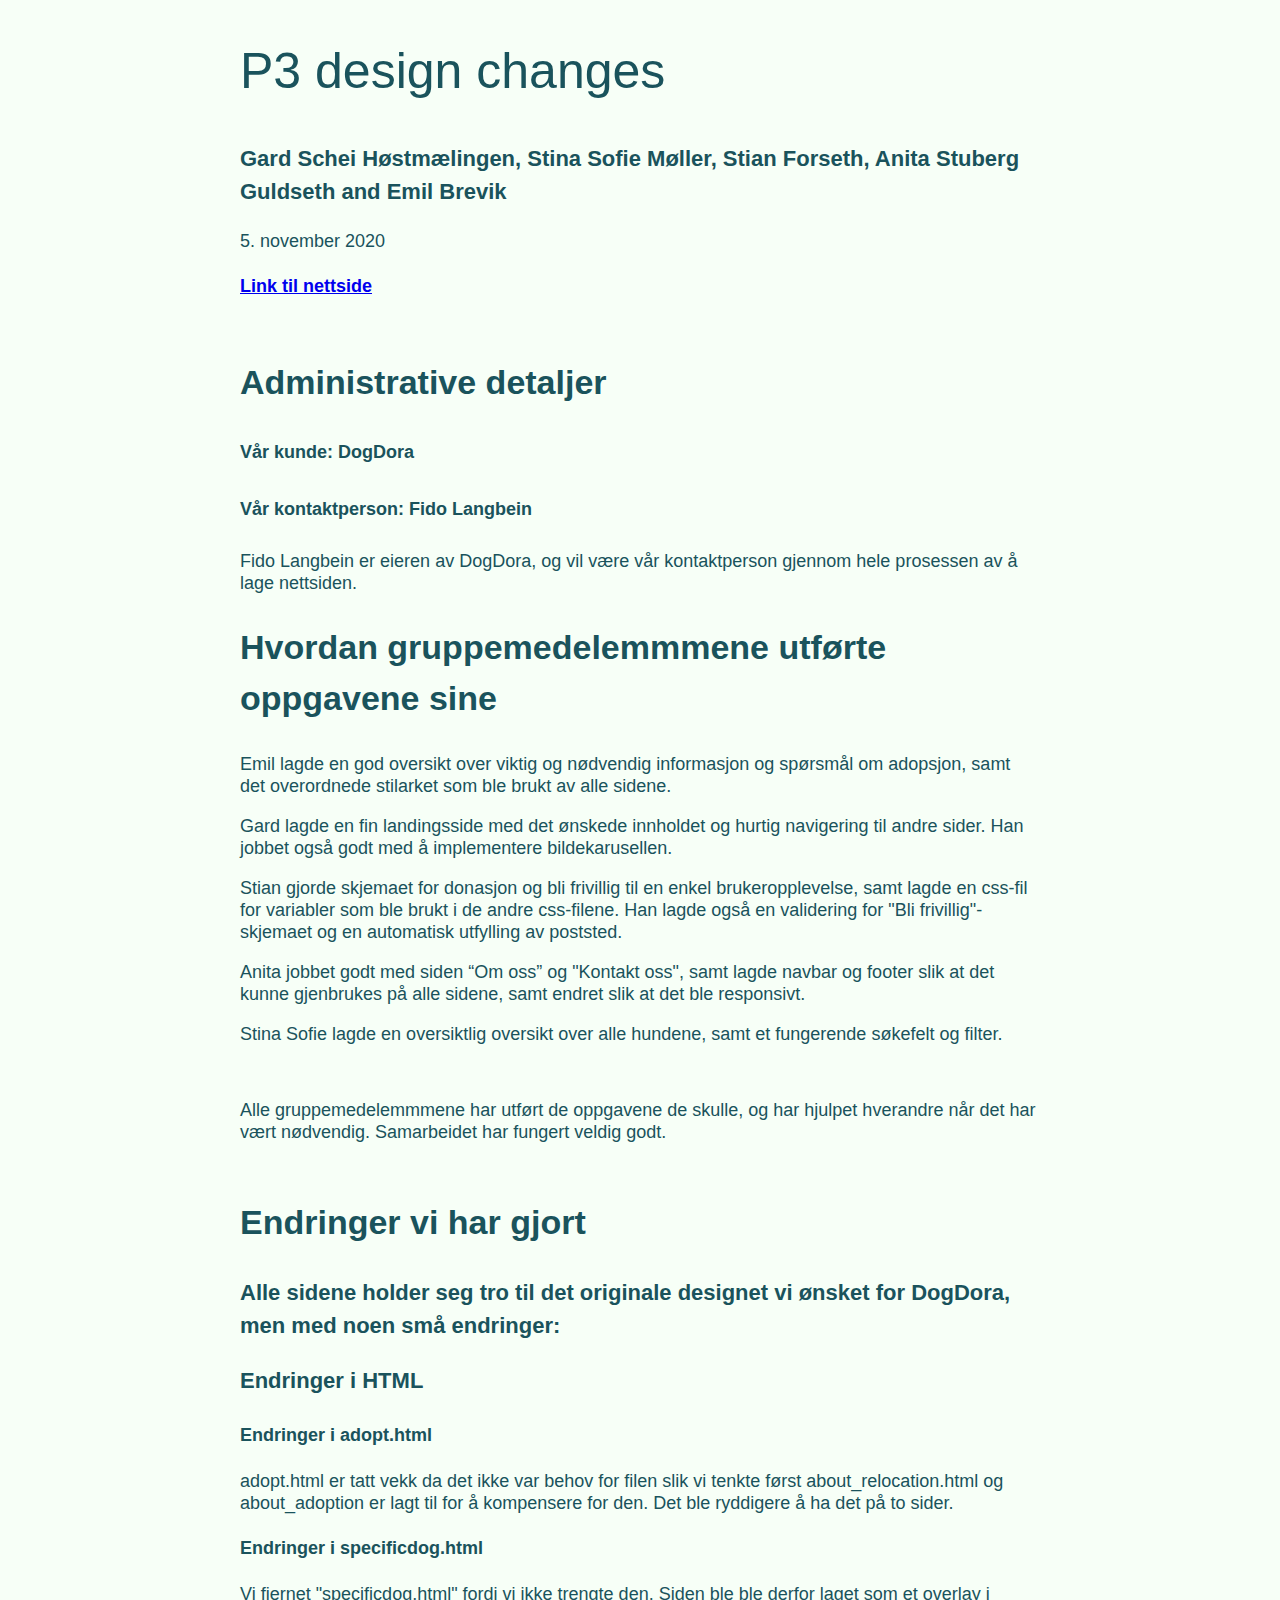
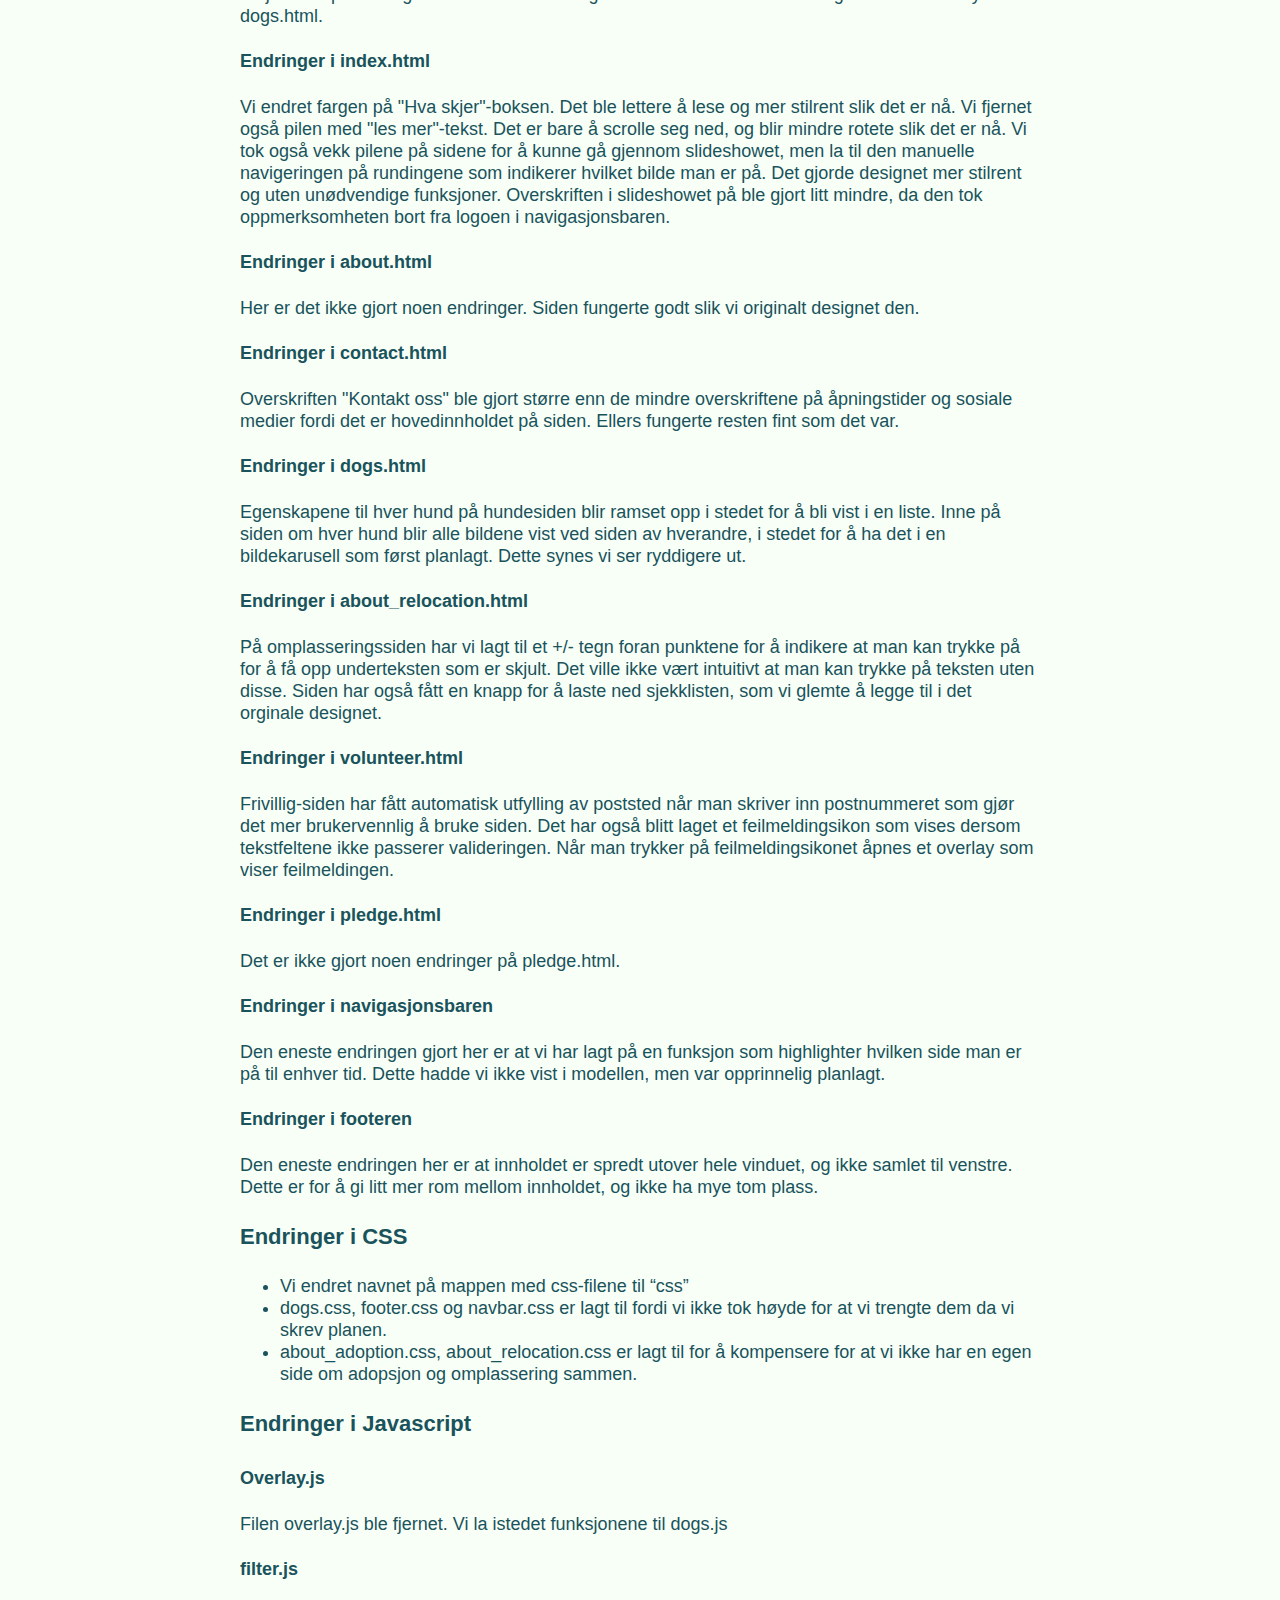
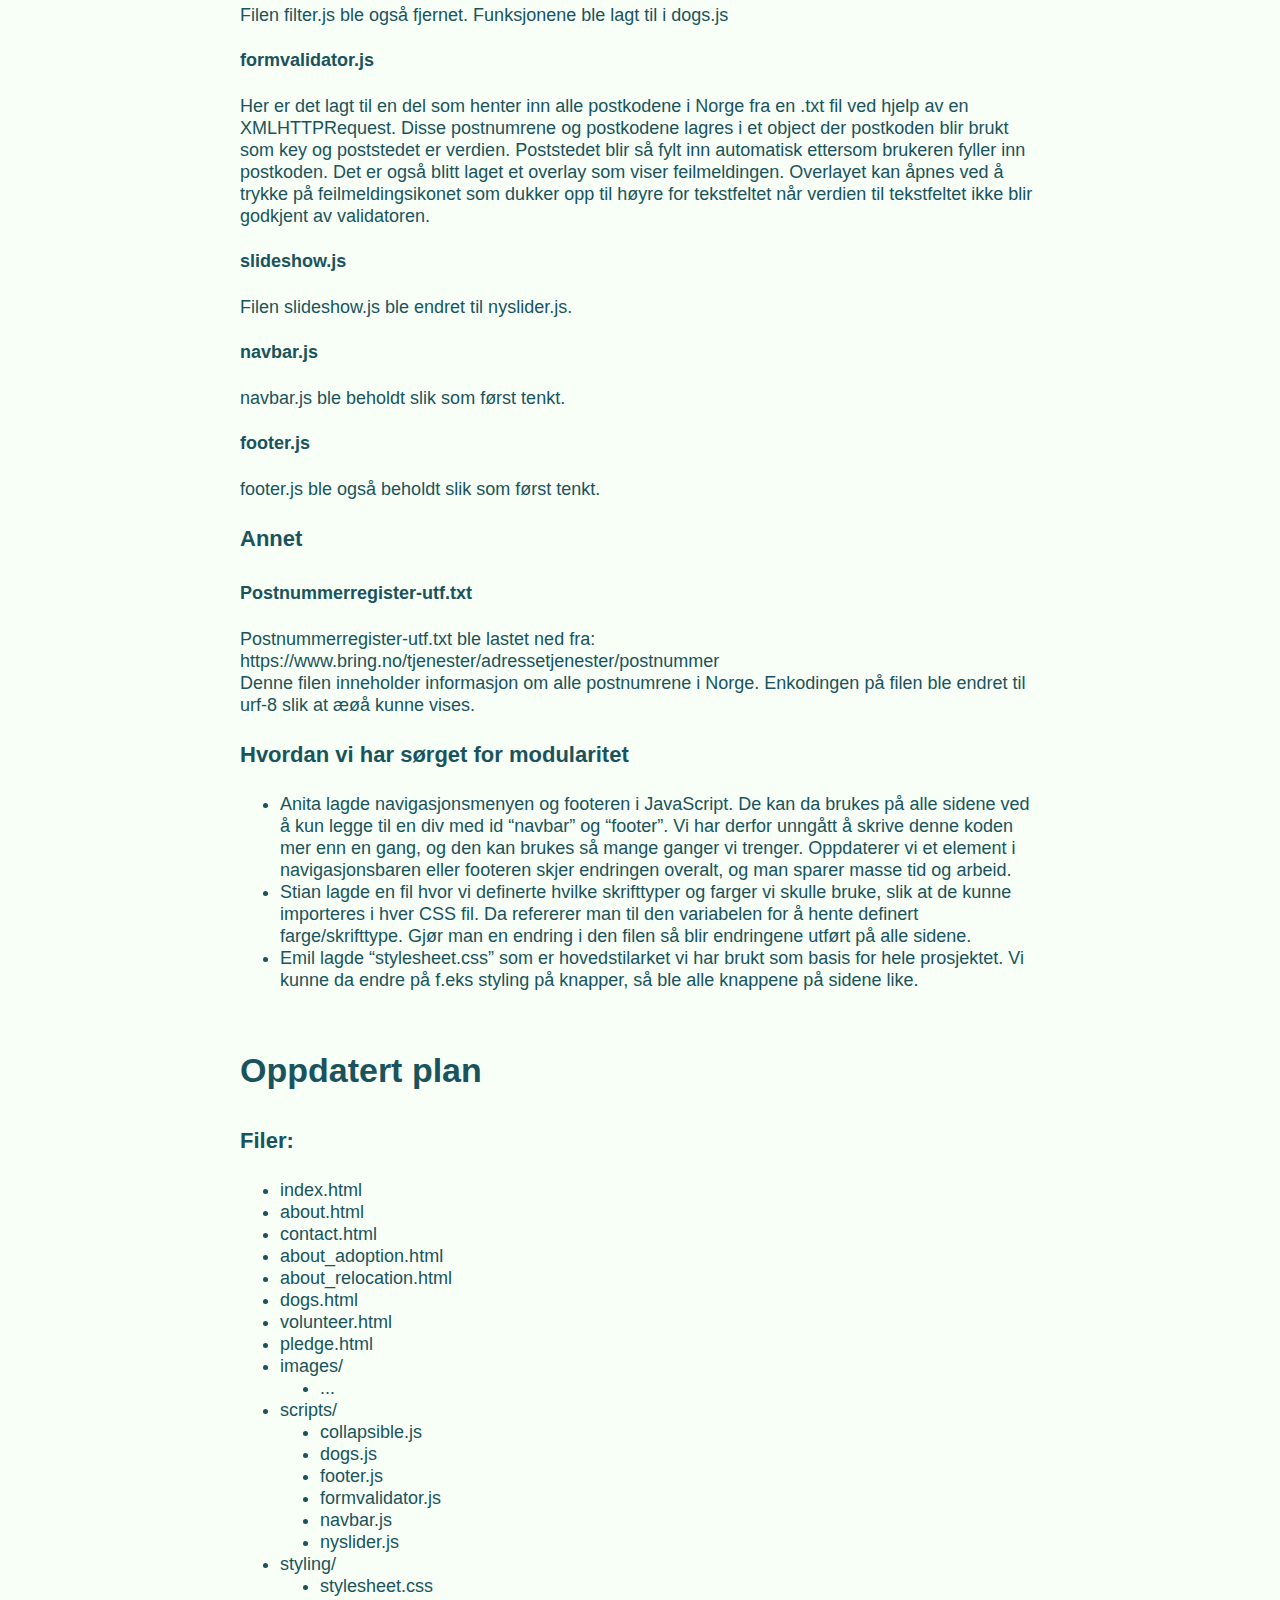
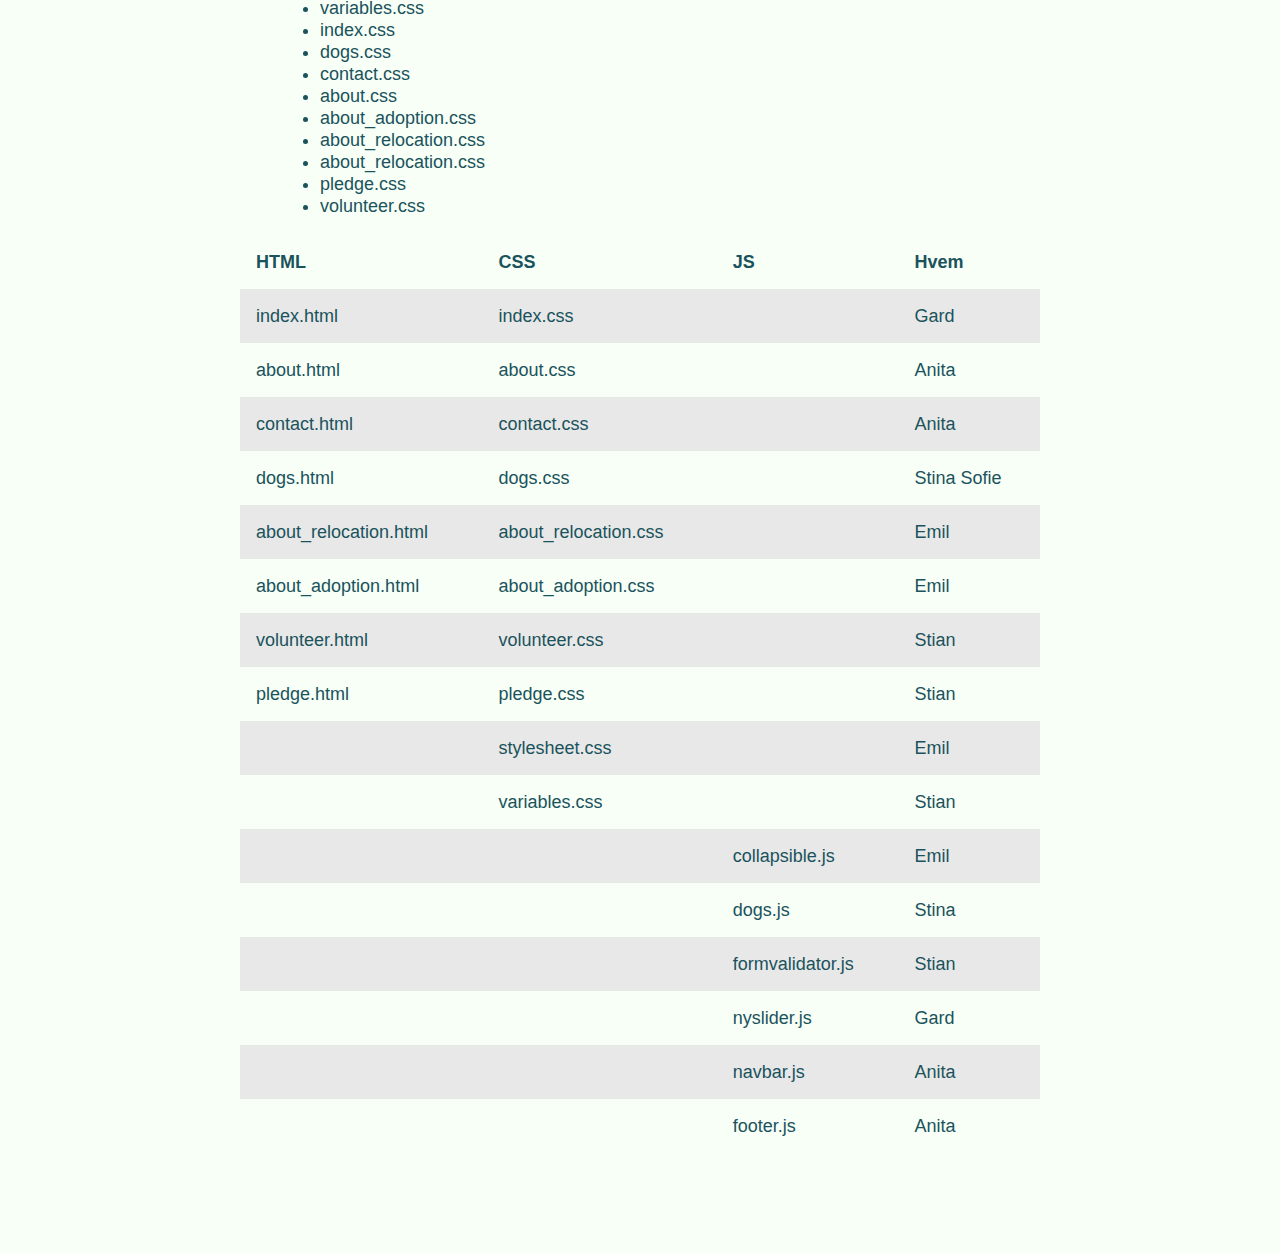
<file: Documents/P3_changes_43.html>
<!DOCTYPE html>
<html lang="nb">

<head>
    <meta charset="UTF-8">
    <meta name="viewport" content="width=device-width, initial-scale=1.0">
    <link rel="stylesheet" href="css/P2.css">

    <title>P3 changes</title>
</head>

<body>
    <div class="body">
        <h1>P3 design changes</h1>
        <h3>Gard Schei Høstmælingen, Stina Sofie Møller, Stian Forseth, Anita Stuberg Guldseth and Emil Brevik</h3>
        <p>5. november 2020</p>
        <a href="http://folk.ntnu.no/stiafo/DogDora/index.html">Link til nettside</a>

        <!--Kunde-->
        <div class='box'>
            <h2>Administrative detaljer</h2>
            <h4>Vår kunde: DogDora</h4>
            <h4>Vår kontaktperson: Fido Langbein</h4>
            <p>
                Fido Langbein er eieren av DogDora, og vil være vår kontaktperson gjennom hele prosessen av å lage
                nettsiden.
            </p>
        </div>

        <div>
            <h2>Hvordan gruppemedelemmmene utførte oppgavene sine</h2>

            <p>
                Emil lagde en god oversikt over viktig og nødvendig informasjon og spørsmål om adopsjon, samt det
                overordnede stilarket som ble brukt av alle sidene.
            </p>
            <p>
                Gard lagde en fin landingsside med det ønskede innholdet og hurtig navigering til andre sider. Han
                jobbet også godt med å implementere bildekarusellen.
            </p>
            <p>
				Stian gjorde skjemaet for donasjon og bli frivillig til en
				enkel brukeropplevelse, samt lagde en css-fil for variabler som
				ble brukt i de andre css-filene. Han lagde også en validering
				for "Bli frivillig"-skjemaet og en automatisk utfylling av
				poststed.
            </p>
            <p>
                Anita jobbet godt med siden “Om oss” og "Kontakt oss", samt lagde navbar og footer slik at det kunne
                gjenbrukes på alle
                sidene, samt endret slik at det ble responsivt.
            </p>
            <p>
                Stina Sofie lagde en oversiktlig oversikt over alle hundene, samt et fungerende søkefelt og filter.
            </p>
            <br>
            <p>
                Alle gruppemedelemmmene har utført de oppgavene de skulle, og har hjulpet hverandre når det har vært
                nødvendig. Samarbeidet har fungert veldig godt.
            </p>

        </div>

        <!-- Endringer -->
        <div class='box'>
            <h2> Endringer vi har gjort </h2>
            <h3>
                Alle sidene holder seg tro til det originale designet vi ønsket for DogDora, men med noen små endringer:
            </h3>

            <!-- HTML -->
            <h3>
                Endringer i HTML
            </h3>

            <!-- Adopter -->
            <b>Endringer i adopt.html</b>
            <p>adopt.html er tatt vekk da det ikke var behov for filen slik vi tenkte først
                about_relocation.html og about_adoption er lagt til for å kompensere for den. Det ble ryddigere å ha det
                på to sider.</p>

            <!-- Spesifikk hund -->
            <b>Endringer i specificdog.html</b>
            <p>Vi fjernet "specificdog.html" fordi vi ikke trengte den. Siden ble ble derfor laget som et overlay i
                dogs.html.</p>

            <!-- Landingsside -->
            <b>Endringer i index.html</b>
            <p>
                Vi endret fargen på "Hva skjer"-boksen. Det ble lettere å lese og mer stilrent slik det er nå. Vi
                fjernet også pilen med "les mer"-tekst. Det er bare å scrolle seg ned, og blir mindre rotete slik
                det er nå. Vi tok også vekk pilene på sidene for å kunne gå gjennom slideshowet, men la til den manuelle
                navigeringen på rundingene som indikerer hvilket bilde man er på. Det gjorde designet mer stilrent og
                uten unødvendige funksjoner. Overskriften i slideshowet på ble gjort litt mindre, da den tok
                oppmerksomheten bort
                fra logoen i navigasjonsbaren.
            </p>

            <!-- Om oss -->
            <b>Endringer i about.html</b>
            <p>Her er det ikke gjort noen endringer. Siden fungerte godt slik vi originalt designet den.</p>

            <!-- Kontakt -->
            <b>Endringer i contact.html</b>
            <p>
                Overskriften "Kontakt oss" ble gjort større enn de mindre overskriftene på åpningstider og sosiale
                medier fordi det er hovedinnholdet på siden. Ellers fungerte resten fint som det var.
            </p>

            <!-- Hunder -->
            <b>Endringer i dogs.html</b>
            <p>
                Egenskapene til hver hund på hundesiden blir ramset opp i stedet for å bli vist i en liste. Inne på
                siden om hver hund blir alle bildene vist ved siden av hverandre, i stedet for å ha
                det i en bildekarusell som først planlagt. Dette synes vi ser ryddigere ut.
            </p>

            <!-- Omplassering -->
            <b>Endringer i about_relocation.html</b>
            <p>
                På omplasseringssiden har vi lagt til et +/- tegn foran punktene for å indikere at man kan trykke på
                for å få opp underteksten som er skjult. Det ville ikke vært intuitivt at man kan trykke på teksten uten
                disse. Siden har også fått en knapp for å laste ned sjekklisten, som vi glemte å legge til i det
                orginale designet.

            </p>

            <!-- Frivillig -->
            <b>Endringer i volunteer.html</b>
            <p>
				Frivillig-siden har fått automatisk utfylling av poststed når
				man skriver inn postnummeret som gjør det mer brukervennlig å
				bruke siden. Det har også blitt laget et feilmeldingsikon som
				vises dersom tekstfeltene ikke passerer valideringen. Når man
				trykker på feilmeldingsikonet åpnes et overlay som viser
				feilmeldingen.
            </p>

            <!-- Doner -->
            <b>Endringer i pledge.html</b>
            <p>
				Det er ikke gjort noen endringer på pledge.html.
            </p>

            <!-- Navigasjonsbar -->
            <b>Endringer i navigasjonsbaren</b>
            <p>
                Den eneste endringen gjort her er at vi har lagt på en funksjon som highlighter hvilken side man er
                på til enhver tid. Dette hadde vi ikke vist i modellen, men var opprinnelig planlagt.
            </p>

            <!-- Footer -->
            <b>Endringer i footeren</b>
            <p>Den eneste endringen her er at innholdet er spredt utover hele vinduet, og ikke samlet til venstre.
                Dette er for å gi litt mer rom mellom innholdet, og ikke ha mye tom plass.


                <!-- CSS -->
            <h3>
                Endringer i CSS
            </h3>
            <ul>
                <li>
                    Vi endret navnet på mappen med css-filene til “css”
                </li>
                <li>
                    dogs.css, footer.css og navbar.css er lagt til fordi vi ikke tok høyde for at vi trengte dem
                    da vi skrev planen.
                </li>
                <li>
                    about_adoption.css, about_relocation.css er lagt til for å kompensere for at vi ikke har en
                    egen side om adopsjon og omplassering sammen.
                </li>
            </ul>


            <!-- Skriv om hvilke endringer vi har gjort i Javascript -->
            <!-- Javascript -->
            <h3>
                Endringer i Javascript
            </h3>
            <b>Overlay.js</b>
            <p>Filen overlay.js ble fjernet. Vi la istedet funksjonene til dogs.js</p>
            <b>filter.js</b>
            <p>Filen filter.js ble også fjernet. Funksjonene ble lagt til i dogs.js </p>
            <b>formvalidator.js</b>
            <p>
				Her er det lagt til en del som henter inn alle postkodene i
				Norge fra en .txt fil ved hjelp av en XMLHTTPRequest. Disse
				postnumrene og postkodene lagres i et object der postkoden blir
				brukt som key og poststedet er verdien. Poststedet blir så fylt
				inn automatisk ettersom brukeren fyller inn postkoden. Det er
				også blitt laget et overlay som viser feilmeldingen. Overlayet
				kan åpnes ved å trykke på feilmeldingsikonet som dukker opp til
				høyre for tekstfeltet når verdien til tekstfeltet ikke blir
				godkjent av validatoren.
			</p>
            <b>slideshow.js</b>
            <p>Filen slideshow.js ble endret til nyslider.js. </p>
            <b>navbar.js</b>
            <p>navbar.js ble beholdt slik som først tenkt.</p>
            <b>footer.js</b>
            <p>footer.js ble også beholdt slik som først tenkt.</p>

			<!-- Annet -->
			<h3>
				Annet
			</h3>
			<b>Postnummerregister-utf.txt</b>
			<p>
			Postnummerregister-utf.txt ble lastet ned fra:
			<br>
			https://www.bring.no/tjenester/adressetjenester/postnummer
			<br>
			Denne filen inneholder informasjon om alle postnumrene i Norge.
			Enkodingen på filen ble endret til urf-8 slik at æøå kunne vises.
			</p>

            <!-- Modularitet -->
            <h3>
                Hvordan vi har sørget for modularitet
            </h3>
            <ul>
                <li>
                    Anita lagde navigasjonsmenyen og footeren i JavaScript. De kan da brukes på alle sidene ved å kun
                    legge til en div med id “navbar” og “footer”. Vi har derfor unngått å skrive denne koden mer enn en
                    gang, og den kan brukes så mange ganger vi trenger. Oppdaterer vi et element i navigasjonsbaren
                    eller footeren skjer endringen overalt, og man sparer masse tid og arbeid.
                </li>
                <li>
                    Stian lagde en fil hvor vi definerte hvilke skrifttyper og farger vi skulle bruke, slik at
                    de kunne importeres i hver CSS fil. Da refererer man til den variabelen for å hente definert
                    farge/skrifttype. Gjør man en endring i den filen så blir endringene utført på alle sidene.
                </li>
                <li>
                    Emil lagde “stylesheet.css” som er hovedstilarket vi har brukt som basis for hele
                    prosjektet. Vi kunne da endre på f.eks styling på knapper, så ble alle knappene på sidene
                    like.
                </li>
            </ul>



            <!-- Plan -->
            <div class='box'>
                <h2>Oppdatert plan</h2>
                <h3> Filer: </h3>
                <ul>
                    <li>index.html</li>
                    <li>about.html</li>
                    <li>contact.html</li>
                    <li>about_adoption.html</li>
                    <li>about_relocation.html</li>
                    <li>dogs.html</li>
                    <li>volunteer.html</li>
                    <li>pledge.html</li>
                    <li>images/
                        <ul>
                            <li>...</li>
                        </ul>
                    </li>
                    <li>scripts/
                        <ul>
                            <li>collapsible.js</li>
                            <li>dogs.js</li>
                            <li>footer.js</li>
                            <li>formvalidator.js</li>
                            <li>navbar.js</li>
                            <li>nyslider.js</li>
                        </ul>
                    </li>
                    <li>styling/
                        <ul>
                            <li>stylesheet.css</li>
                            <li>variables.css</li>
                            <li>index.css</li>
                            <li>dogs.css</li>
                            <li>contact.css</li>
                            <li>about.css</li>
                            <li>about_adoption.css</li>
                            <li>about_relocation.css</li>
                            <li>about_relocation.css</li>
                            <li>pledge.css</li>
                            <li>volunteer.css</li>
                        </ul>
                    </li>
                </ul>

                <table>
                    <tr>
                        <th>HTML</th>
                        <th>CSS</th>
                        <th>JS</th>
                        <th>Hvem</th>
                    </tr>
                    <tr>
                        <td>index.html</td>
                        <td>index.css</td>
                        <td></td>
                        <td>Gard</td>
                    </tr>
                    <tr>
                        <td>about.html</td>
                        <td>about.css</td>
                        <td></td>
                        <td>Anita</td>
                    </tr>
                    <tr>
                        <td>contact.html</td>
                        <td>contact.css</td>
                        <td></td>
                        <td>Anita</td>
                    </tr>
                    <tr>
                        <td>dogs.html</td>
                        <td>dogs.css</td>
                        <td></td>
                        <td>Stina Sofie</td>
                    </tr>
                    <tr>
                        <td>about_relocation.html</td>
                        <td>about_relocation.css</td>
                        <td></td>
                        <td>Emil</td>
                    </tr>
                    <tr>
                        <td>about_adoption.html</td>
                        <td>about_adoption.css</td>
                        <td></td>
                        <td>Emil</td>
                    </tr>
                    <tr>
                        <td>volunteer.html</td>
                        <td>volunteer.css</td>
                        <td></td>
                        <td>Stian</td>
                    </tr>
                    <tr>
                        <td>pledge.html</td>
                        <td>pledge.css</td>
                        <td></td>
                        <td>Stian</td>
                    </tr>
                    <tr>
                        <td></td>
                        <td>stylesheet.css</td>
                        <td></td>
                        <td>Emil</td>
                    </tr>
                    <tr>
                        <td></td>
                        <td>variables.css</td>
                        <td></td>
                        <td>Stian</td>
                    </tr>
                    <tr>
                        <td></td>
                        <td></td>
                        <td>collapsible.js</td>
                        <td>Emil</td>
                    </tr>
                    <tr>
                        <td></td>
                        <td></td>
                        <td>dogs.js</td>
                        <td>Stina</td>
                    </tr>
                    <tr>
                        <td></td>
                        <td></td>
                        <td>formvalidator.js</td>
                        <td>Stian</td>
                    </tr>
                    <tr>
                        <td></td>
                        <td></td>
                        <td>nyslider.js</td>
                        <td>Gard</td>
                    </tr>
                    <tr>
                        <td></td>
                        <td></td>
                        <td>navbar.js</td>
                        <td>Anita</td>
                    </tr>
                    <tr>
                        <td></td>
                        <td></td>
                        <td>footer.js</td>
                        <td>Anita</td>
                    </tr>
                </table>
            </div>
        </div>
    </div>





</html>
</file>
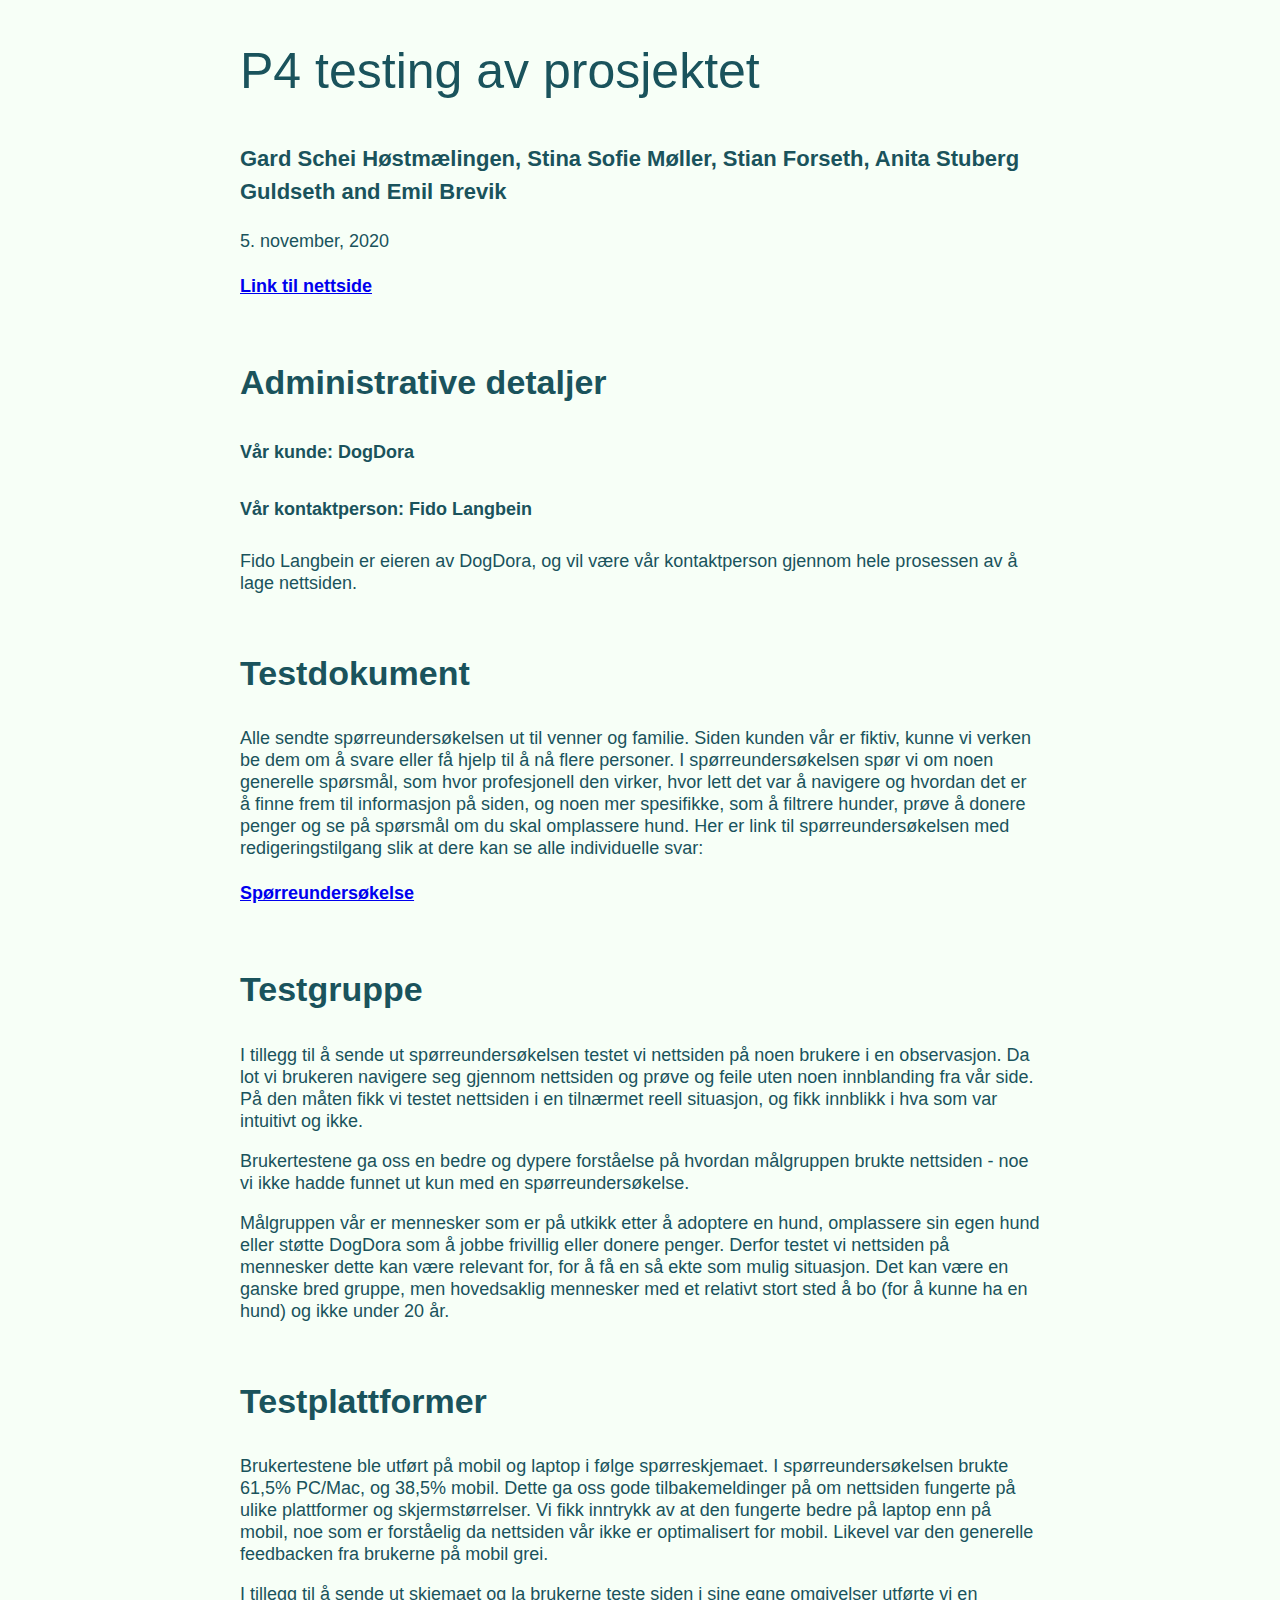
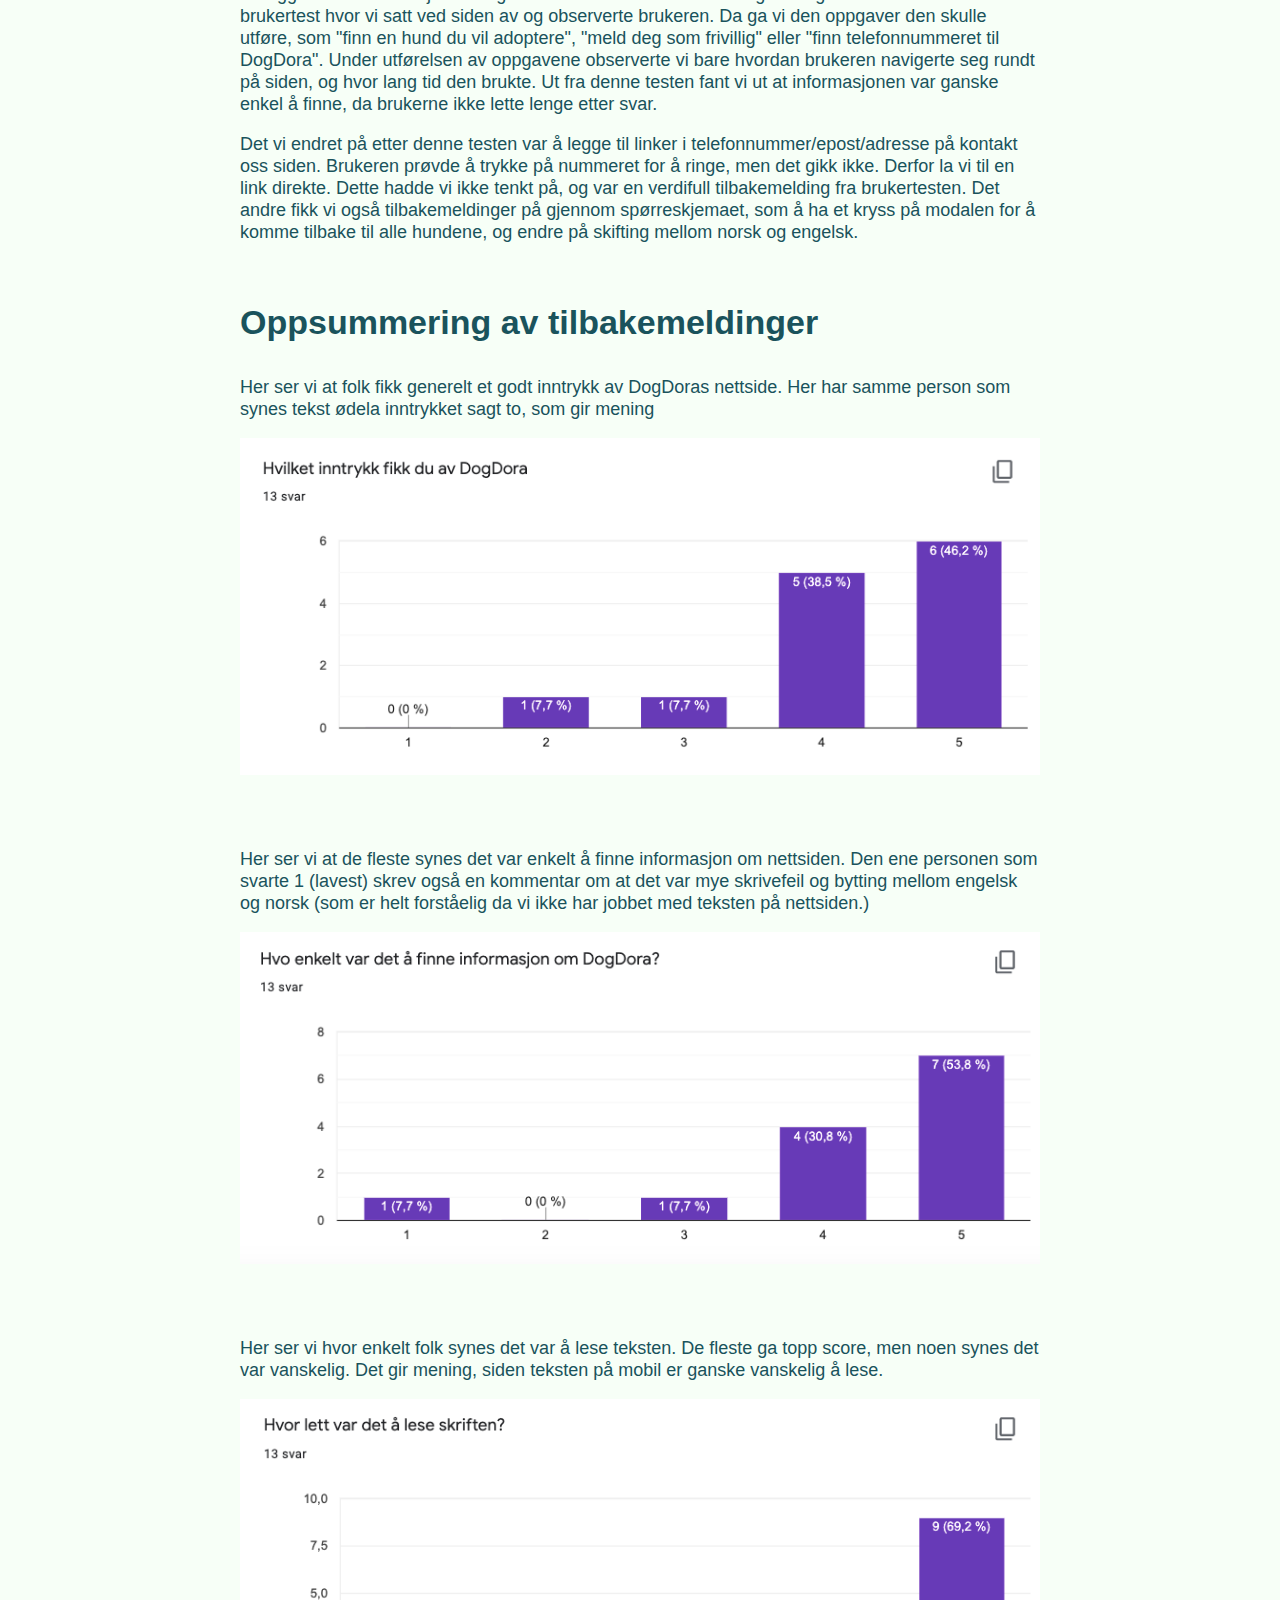
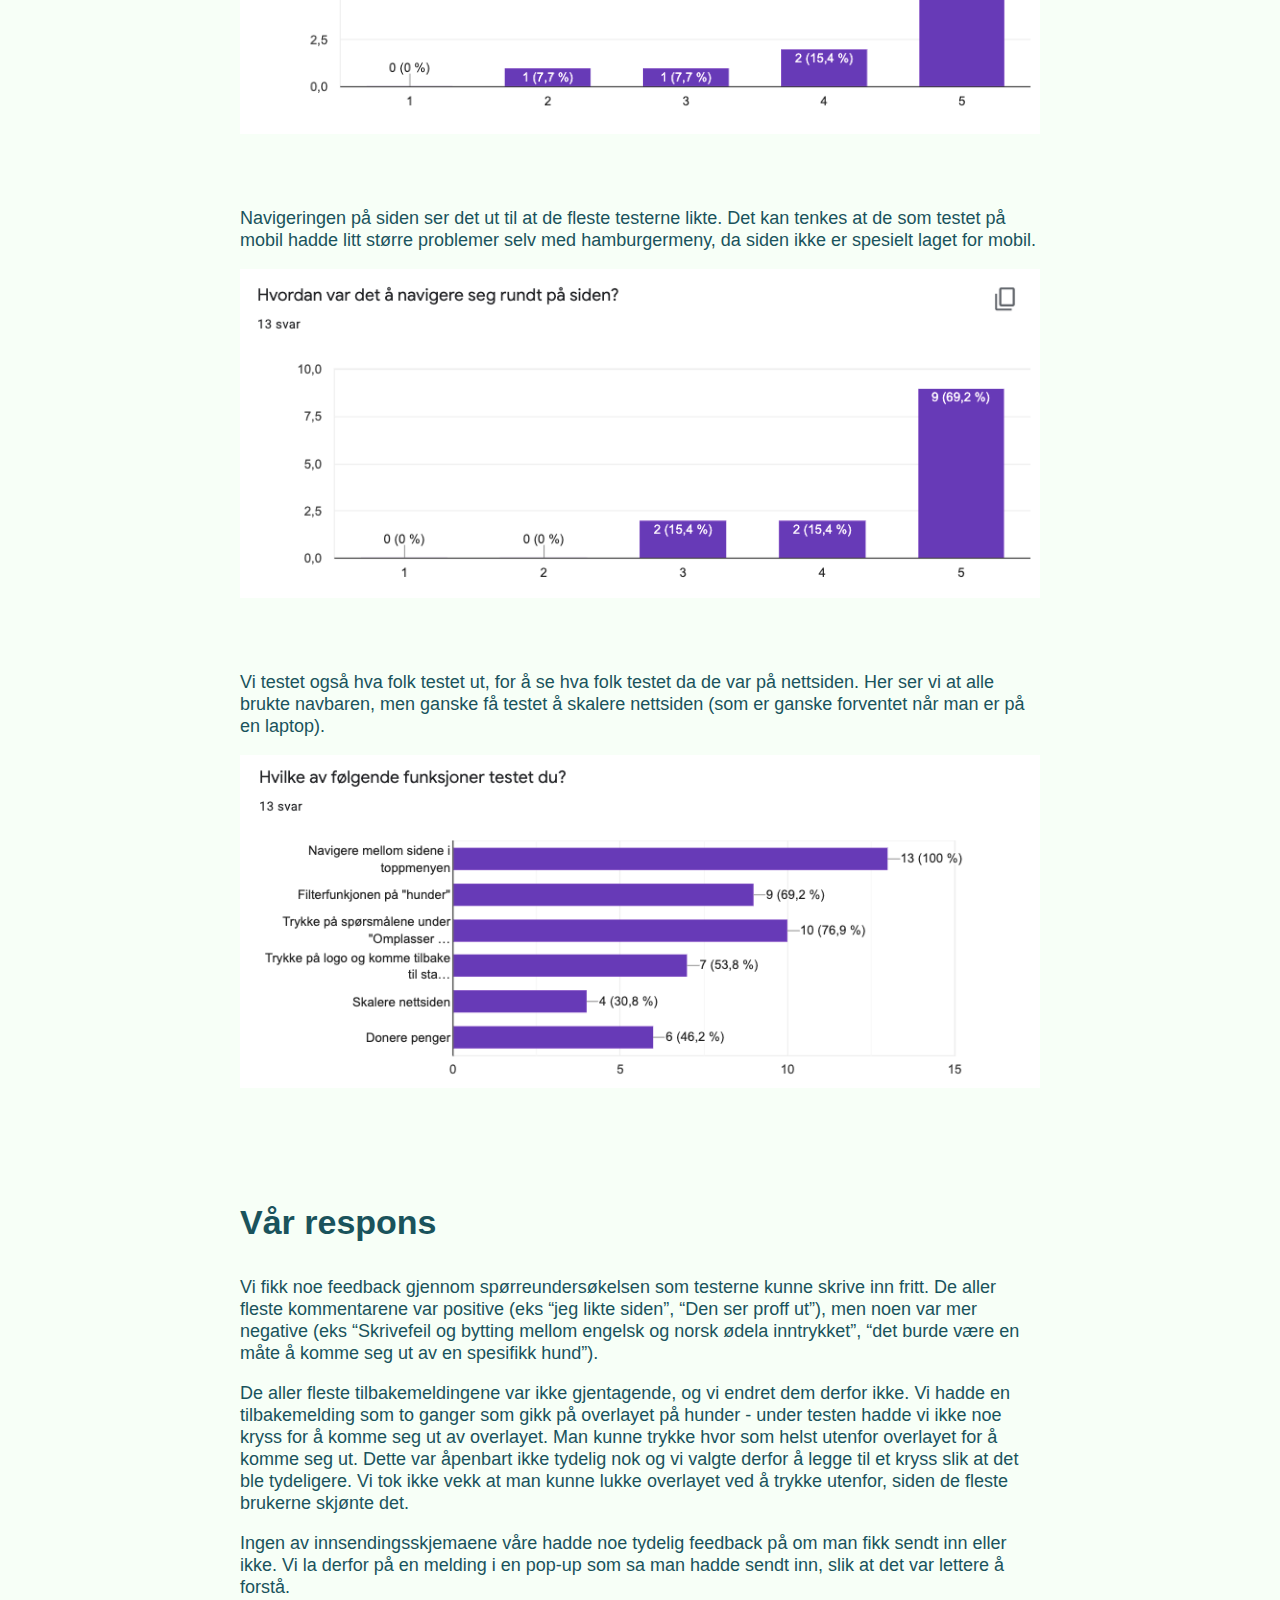
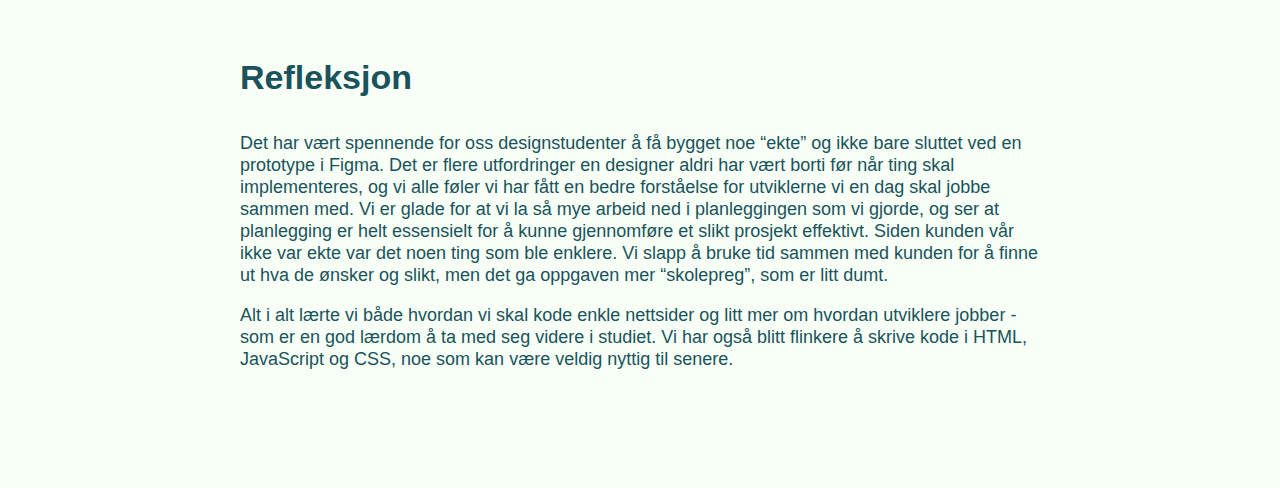
<file: Documents/P4_testing_43.html>
<!DOCTYPE html>
<html lang="nb">

<head>
    <meta charset="UTF-8">
    <meta name="viewport" content="width=device-width, initial-scale=1.0">
    <link rel="stylesheet" href="css/P2.css">

    <title> P4 testing </title>
</head>

<body>
    <div class="body">
        <h1>P4 testing av prosjektet </h1>
        <h3>Gard Schei Høstmælingen, Stina Sofie Møller, Stian Forseth, Anita Stuberg Guldseth and Emil Brevik</h3>
        <p>5. november, 2020</p>
        <a href="http://folk.ntnu.no/stiafo/DogDora/index.html">Link til nettside</a>

        <!--Client-->
        <div class='box'>
            <h2>Administrative detaljer</h2>
            <h4>Vår kunde: DogDora</h4>
            <h4>Vår kontaktperson: Fido Langbein</h4>
            <p>
                Fido Langbein er eieren av DogDora, og vil være vår kontaktperson gjennom hele prosessen av å lage
                nettsiden.
            </p>
        </div>
        <div class='box'>
            <h2> Testdokument </h2>
            <p>Alle sendte spørreundersøkelsen ut til venner og familie. Siden kunden vår er fiktiv, kunne vi verken be
                dem om å svare eller få hjelp til å nå flere personer. I spørreundersøkelsen spør vi om noen generelle
                spørsmål, som hvor profesjonell den virker, hvor lett det var å navigere og hvordan det er å finne frem
                til informasjon på siden, og noen mer spesifikke, som å filtrere hunder, prøve å donere penger og se på
                spørsmål om du skal omplassere hund.

                Her er link til spørreundersøkelsen med redigeringstilgang slik at dere kan se alle individuelle svar:
            </p>
            <a href="http://docs.google.com/forms/d/1PEoOIKZSZu0Sy1P5cWXIwx_GK9aaYW1_y5Es65G_asM/edit?usp=sharing"
                target="_blank">Spørreundersøkelse</a>
        </div>

        <div class='box'>
            <h2> Testgruppe </h2>
            <p> I tillegg til å sende ut spørreundersøkelsen testet vi nettsiden på noen brukere i en observasjon. Da
                lot vi brukeren navigere seg gjennom nettsiden og prøve og feile uten noen innblanding fra vår side. På
                den måten fikk vi testet nettsiden i en tilnærmet reell situasjon, og fikk innblikk i hva som var
                intuitivt
                og ikke.
            </p>
            <p>
                Brukertestene ga oss en bedre og dypere forståelse på hvordan målgruppen brukte nettsiden - noe vi ikke
                hadde funnet ut kun med en spørreundersøkelse.
            </p>
            <p>
                Målgruppen vår er mennesker som er på utkikk etter å adoptere en hund, omplassere sin egen hund eller
                støtte DogDora som å jobbe frivillig eller donere penger. Derfor testet vi nettsiden på mennesker dette
                kan være relevant for, for å få en så ekte som mulig situasjon. Det kan være en ganske bred gruppe, men
                hovedsaklig mennesker med et relativt stort sted å bo (for å kunne ha en hund) og ikke under 20 år.
            </p>
        </div>

        <div class='box'>
            <h2> Testplattformer </h2>
            <p> Brukertestene ble utført på mobil og laptop i følge spørreskjemaet. I spørreundersøkelsen brukte 61,5%
                PC/Mac, og 38,5% mobil. Dette ga oss gode tilbakemeldinger på om nettsiden fungerte på ulike plattformer
                og skjermstørrelser. Vi fikk inntrykk av at den fungerte bedre på laptop enn på mobil, noe som er
                forståelig da nettsiden vår ikke er optimalisert for mobil. Likevel var den generelle feedbacken fra
                brukerne på mobil grei.
            </p>
            <p> I tillegg til å sende ut skjemaet og la brukerne teste siden i sine egne omgivelser utførte vi en
                brukertest hvor vi satt ved siden av og observerte brukeren. Da ga vi den oppgaver den skulle utføre,
                som "finn en hund du vil adoptere", "meld deg som frivillig" eller "finn telefonnummeret til DogDora".
                Under utførelsen av oppgavene observerte vi bare hvordan brukeren navigerte seg rundt på siden, og hvor
                lang tid den brukte. Ut fra denne testen fant vi ut at informasjonen var ganske enkel å finne, da
                brukerne ikke lette lenge etter svar.
            </p>
            <p>
                Det vi endret på etter denne testen var å legge til linker i telefonnummer/epost/adresse på kontakt oss
                siden. Brukeren prøvde å trykke på nummeret for å ringe, men det gikk ikke. Derfor la vi til en link
                direkte. Dette hadde vi ikke tenkt på, og var en verdifull tilbakemelding fra brukertesten. Det andre
                fikk vi også tilbakemeldinger på gjennom spørreskjemaet, som å ha et kryss på modalen for å komme
                tilbake til alle hundene, og endre på skifting mellom norsk og engelsk.
            </p>
        </div>

        <div class='box'>
            <h2> Oppsummering av tilbakemeldinger </h2>
            <p>Her ser vi at folk fikk generelt et godt inntrykk av DogDoras nettside. Her har samme person som synes
                tekst ødela inntrykket sagt to, som gir mening</p>
            <img src="img/inntrykk.png" alt="">
            <p>Her ser vi at de fleste synes det var enkelt å finne informasjon om nettsiden. Den ene personen som
                svarte 1 (lavest) skrev også en kommentar om at det var mye skrivefeil og bytting mellom engelsk og
                norsk (som er helt forståelig da vi ikke har jobbet med teksten på nettsiden.)</p>
            <img src="img/informasjon.png" alt="">
            <p>Her ser vi hvor enkelt folk synes det var å lese teksten. De fleste ga topp score, men noen synes det var
                vanskelig. Det gir mening, siden teksten på mobil er ganske vanskelig å lese.</p>
            <img src="img/skrift.png" alt="">
            <p>Navigeringen på siden ser det ut til at de fleste testerne likte. Det kan tenkes at de som testet på
                mobil
                hadde litt større problemer selv med hamburgermeny, da siden ikke er spesielt laget for mobil.</p>
            <img src="img/navigere.png" alt="">
            <p> Vi testet også hva folk testet ut, for å se hva folk testet da de var på nettsiden. Her ser vi at alle
                brukte navbaren, men ganske få testet å skalere nettsiden (som er ganske forventet når man er på en
                laptop).
            </p>
            <img src="img/hvatestetdu.png" alt="">
        </div>

        <div class='box'>
            <h2>Vår respons</h2>
            <p> Vi fikk noe feedback gjennom spørreundersøkelsen som testerne kunne skrive inn fritt. De aller fleste
                kommentarene var positive (eks “jeg likte siden”, “Den ser proff ut”), men noen var mer negative (eks
                “Skrivefeil og bytting mellom engelsk og norsk ødela inntrykket”, “det burde være en måte å komme seg ut
                av en spesifikk hund”).</p>
            <p>
                De aller fleste tilbakemeldingene var ikke gjentagende, og vi endret dem derfor ikke. Vi hadde en
                tilbakemelding som to ganger som gikk på overlayet på hunder - under testen hadde vi ikke noe kryss for
                å komme seg ut av overlayet. Man kunne trykke hvor som helst utenfor overlayet for å komme seg ut. Dette
                var åpenbart ikke tydelig nok og vi valgte derfor å legge til et kryss slik at det ble tydeligere. Vi
                tok ikke vekk at man kunne lukke overlayet ved å trykke utenfor, siden de fleste brukerne skjønte det.
            </p>
            <p> Ingen av innsendingsskjemaene våre hadde noe tydelig feedback på om man fikk sendt inn eller ikke. Vi
                la derfor på en melding i en pop-up som sa man hadde sendt inn, slik at det var lettere å forstå.
            </p>
        </div>

        <div class='box'>
            <h2> Refleksjon </h2>
            <p> Det har vært spennende for oss designstudenter å få bygget noe “ekte” og ikke bare sluttet ved en
                prototype i Figma. Det er flere utfordringer en designer aldri har vært borti før når ting skal
                implementeres, og vi alle føler vi har fått en bedre forståelse for utviklerne vi en dag skal jobbe
                sammen med. Vi er glade for at vi la så mye arbeid ned i planleggingen som vi gjorde, og ser at
                planlegging er helt essensielt for å kunne gjennomføre et slikt prosjekt effektivt. Siden kunden vår
                ikke var ekte var det noen ting som ble enklere. Vi slapp å bruke tid sammen med kunden for å finne ut
                hva de ønsker og slikt, men det ga oppgaven mer “skolepreg”, som er litt dumt. </p>

            <p>
                Alt i alt lærte vi både hvordan vi skal kode enkle nettsider og litt mer om hvordan utviklere jobber -
                som er en god lærdom å ta med seg videre i studiet. Vi har også blitt flinkere å skrive kode i HTML,
                JavaScript og CSS, noe som kan være veldig nyttig til senere.
            </p>
        </div>
    </div>

</body>

</html>
</file>
<file: css/index.css>
@import "stylesheet.css";
@import "variables.css";

/*inspirasjon til Slideshowet er hentet fra Coding Snows youtubevideo: https://www.youtube.com/watch?v=0wvrlOyGlq0&ab_channel=CodingSnow*/

/*Stilen på slideshowet blir satt herfra og mye av funksjonaliteten*/
#container_1{
    max-width: 1238px;
    width: 90%;
    align-self: center;
}

body {
    display: flex;
    flex-direction: column;
}

.slideshow {
    position: relative;
    margin-top: 0px;
}

.infotekst {
    padding: 20px;
    border-radius: 10px;
    background-color: rgba(196,246,243, 0.50);
    position: relative;
    left: 5%;
    bottom: 450px;
    width: 25%;
}

/* Breakpoint for teksten på slideren, slik at den ikke blir for vanskelig å lese.*/
@media only screen and (max-width: 700px) {
    .infotekst {
        width: 80%;
    }
}

.slider{
    width: 100%;
    height: 500px;
    overflow: hidden;
}

.slides {
    width: 500%;
    height: 500px;
    display: flex;
}

.slides input {
    display: none;
}

.slide {
    width: 20%;
    transition: 2s;
}

.slide img {
    width: 100%;
    height: 500px;
    object-fit: cover;
}

.navigation-manual {
    position: absolute;
    width: 100%;
    margin-top: 460px;
    display: flex;
    justify-content: center;
}

.navigation-auto {
    position: absolute;
    width: 100%;
    margin-top: 0px;
    display: flex;
    justify-content: center;
}

/* Her settes manuellknappene man kan trykke på (de små dottene nederst) */
.manual-btn { 
    border: 2px solid var(--light_blue);
    border-radius: 10px;
    padding: 5px;
    cursor: pointer;
    transition: 1s;
}

.navigation-auto div {
    border: 2px solid var(--light_blue);
    border-radius: 10px;
    margin-top: 460px;
    padding: 5px;
    transition: 1s;
    margin-left: 20px;
    margin-right: 20px;
}

.manual-btn:not(:last-child) {
    margin-right: 40px;
}

.manual-btn:hover {
    background-color: var(--red);
}

#radio1:checked ~ .first{
    margin-left: 0;
}

#radio2:checked ~ .first {
    margin-left: -20%;
}
#radio3:checked ~ .first {
    margin-left: -40%;
}
#radio4:checked ~ .first{
    margin-left: -60%;
}

#radio1:checked ~ .navigation-auto .auto-btn1 {
    background-color: var(--red);
}
#radio2:checked ~ .navigation-auto .auto-btn2 {
    background-color: var(--red);
}
#radio3:checked ~ .navigation-auto .auto-btn3 {
    background-color: var(--red);
}
#radio4:checked ~ .navigation-auto .auto-btn4 {
    background-color: var(--red);
}

/* Stilen på de forskjellige knappene.*/
.knapper {
    display: flex;
    justify-content: center;
}

/* Setter griddet slik at det blir enklere å lese det.*/
@media only screen and (max-width: 700px) { 
    .knapper {
        flex-direction: column;
        row-gap: 0;
        margin: auto;
    }
}

#hund_1, #hund_2 {
    position: relative;
}

 .cta {
    margin: 40px; 
    width: 200px;
    text-align: center;
}

.knapp_hund {
    position: absolute;
    right: 0px;
    bottom: 15px;
}

.hund_tekst {
    position: relative;
    width: calc(100% - 150px);
}

@media only screen and (max-width: 700px) {
    .cta{
        margin: 10px;
    }
}

/* Her er for feed og hunder*/
.hele {
    display: grid;
    row-gap: 30px;
    column-gap: 30px;
    margin: 0 0 40px 0;
    grid-template-columns: 60% calc(40% - 30px);
    grid-template-rows: auto auto;
    grid-template-areas: 
    "hund_1 feed"
    "hund_2 feed";
  }

.hund {
    width: 100%;
    height: 150px;
    object-fit: cover;
    object-position: 0 20%;
}

#hund_1 {
    grid-area: hund_1;
}

#hund_2 {
    grid-area: hund_2;
}

#feed {
    grid-area: feed;
    background-color: var(--light_blue);
    padding: 30px;
    word-wrap: break-word;  
}

@media only screen and (max-width: 700px) {
    .hele {
        row-gap: 30px;
        column-gap: 30px;
        margin: 0 7% 40px 7%;
        grid-template-columns: 60% calc(40% - 30px);
        grid-template-rows: auto auto;
        grid-template-areas: 
        "hund_1 hund_1"
        "hund_2 hund_2"
        "feed feed";
      }
}
</file>
<file: css/stylesheet.css>
@charset "UTF-8";
@import 'variables.css';
@import 'navbar.css';
@import 'footer.css';
@import url('https://fonts.googleapis.com/css2?family=Lato:wght@300;400;700&family=Poppins:wght@400;500;600;700&display=swap');

body {  
    background-color: var(--bg);
    display: flex;
    flex-direction: column;
    color: var(--dark_blue);
    font-family: var(--b_font);
    font-size: 1.125em;
}

footer {
  margin-top: 40px;
}


/* TEXT */
h1{
  font-family: var(--h_font);
  font-size: 3.125em;
  margin: 0;
  font-weight: normal;
}

h2{
  font-family: var(--h_font);
  font-weight: 600;
  font-size: 2.125em;
  margin: 0;
}

h3{
  font-family: var(--b_font);
  font-weight: 600;
  font-size: 1.375em;
  margin: 0;
}

.dogPawIcon {
  color: var(--dark_blue);
}

input{
  border: none;
  font-family: var(--b_font);
  font-size: 80%;
  padding-left: 2%;
}

textarea{
  padding-right: 2%;
  padding-top: 16px;
  border: none;
  font-family: var(--b_font);
  font-size: 80%;
  padding-left: 2%;
}

.button{
  padding: 12px 16px;
  color: var(--bg);
  font-family: var(--b_font);
  font-size: 1em;

  max-height: 48px;
  background-color: var(--dark_blue);
  align-self: center;
  border: none;
  border-radius: 5px;
  cursor: pointer;
  color: var(--bg);
  font-family: var(--b_font);

  text-decoration: none;
}

.button:hover{
  background-color: #247380;
  color: var(--bg);
  transition: ease-in-out 0.3s;
}

.button:active{
  background-color: #0E2E33;
}

/*when the screen is under 865px*/
@media screen and (max-width: 990px) {
  body{
    font-size: 1em;
  }
}

/*when the screen is under 695px*/
@media screen and (max-width: 695px) {
  body{
    font-size: 0.875em;
  }
}
</file>
<file: css/about.css>
@import "variables.css";

 body {
    margin: 0;
    padding: 0;
    background-color: var(--bg);
    display: flex;
    flex-direction: column;
    color: var(--dark_blue);
}


#wrapper {
    flex: 1 0 auto;
    max-width: 1130px;
    width: 90%;
    margin-top: 80px;
    align-self: center;
}

.image {
    width: 463px;
    height: auto;
}

/* Bilder */
#image1 {
    float: left;
    margin-left: 50px;
    width: 400px;

}

#image2 {
    float: right;
    margin-right: 50px;
    width: 400px;
}

#image3 {
    float: left;
    margin-left: 50px;
    width: 400px;

}

.paragraf > #image_2 {
    flex: 1 0 0%;
}

.paragraf > #image1, #image3 {
    flex: 1 0 0%;
    align-self: end;
}

.image > img {
    display: block;
  }


/* Avsnitt */
.paragraf {
    display: flex;
    flex-direction: row-reverse;
    padding-top: 20px;
    padding-bottom: 10px;
    line-height: 1.5;
}
.paragraf > .p {
    flex: 2 0 0%;
    margin-left: 20px;
    margin-right: 20px;
}

#paragraf_1 {
    margin-top: 60px;
}

#paragraf_1, #paragraf_3 {
    flex-direction: row;
}


/* Når skjermen er mindre enn 990px blir bildene mindre, og havner under teksten */
@media screen and (max-width: 990px) {
    #image1, #image2, #image3 {
        width: 300px;
        float: none;
        margin: 0;
    }
    #paragraf_1, #paragraf_3, #paragraf_2 {
        flex-direction: column;
    }
}
</file>
<file: css/about_adoption.css>
@import "variables.css";
@import "stylesheet.css";

/* Bakgrunn */
body{
    margin-right: 0;
    margin-left: 0;
    display: flex;
    flex-direction: column;
}

footer {
    margin-top: 0;
}

/* TOPPBOKS */
#toppBoks{
    max-width: 1130px;
    align-self: center;
    width: 90%;
    /* Content av boksen */
    display: flex;
    flex-direction: column;
}

/* TEKST */

    /* HEADER */
    #headerBoks{
        margin-top: 80px;
    }

    /* SUB-HEADER */
    .subHeader{
        margin-bottom: 16px;
    }

/* TEKSTBOKS */
.tekstBoks{
    display: flex;
    flex-direction: column;
    padding-top: 80px;
    padding-bottom: 80px;
}

.button:hover{
    text-decoration: underline;
}


/* Spørsmålsbokser */
.spørsmålBoks{
    margin-bottom: 16px;
}

#QA{
    background-color: var(--light_blue);
}

#QA_ramme{
	width: 90%;
	max-width: 1130px;
	margin: 0 auto;
}
</file>
<file: css/about_relocation.css>
@import "variables.css";
@import "stylesheet.css";
@import "footer.css";

/* Bakgrunn */
body{
    margin-right: 0;
    margin-left: 0;
    display: flex;
    flex-direction: column;
}
footer {
    margin-top: 0;
}

/* TOPPBOKS */

#toppBoks{
    /* Selve boksen */
    max-width: 1130px;
    align-self: center;
    width: 90%;
    /* Content av boksen */
    display: flex;
    flex-direction: column;

}

    /* TEXT-MARGINS */

        /* HEADER */
        #headerBoks{
            margin-top: 80px;
        }

        /* SUB-HEADER */
        .subHeader{
            margin-bottom: 16px;
        }

    /* Textbox */
    .tekstBoks{
        display: flex;
        flex-direction: column;
        padding-top: 80px;
        padding-bottom: 80px;
    }

    /* TenkePÅ-box */

        /* STEG */

        .steg{
            margin-top: 0;
            margin-bottom: 16px;
        }

            /* DROPDOWN */
            .dropdown {
            cursor: pointer;
            margin-bottom: 4px;
            display: flex;
            align-items: center;
            }

            .dropInnhold {
            display: none;
            z-index: 0;
            max-width: 80ch;
            margin-left: 24px;
            }

            /* pseudo */
            .dropdown:before{
                content:'\002B';
                margin-right: 8px;
                font-weight: 600;
            }

            .active:before{
                content:'\2212';
                margin-right: 8px;
                font-weight: 600;
            }


/* Skjema */
#skjema{
    background-color: var(--light_blue);
}
    /* rammen */
    #skjemaRamme{
        /* Selve boksen */
        max-width: 1130px;
        align-self: center;
        width: 90%;
        /* innhold av boksen */
        display: flex;
        flex-direction: column;
    }
        /* Boks for feltene */
        #formBoks{
            margin-top: 80px;
            display: flex;
            flex-direction: column;
        }

        /* Styling av input-felt generelt */
        input{
            height: 50px;
            margin: 0;
            margin-top: 42px;
        }

        /* De to øverste feltene */
        #topp_felt{
            display: flex;
            justify-content: space-between;
        }
            /* bredde og høyde */
            #fulltNavn, #email{
                width: 47%;
                margin-top: 0;
            }

        /* Kommentar-feltet */
        #kommentar{
            min-height: 136px;
            text-align: start;
            margin: 0;
            margin-top: 42px;
        }
</file>
<file: css/dogs.css>
@import "variables.css";

/* Midstiller innholdet som på de andre sidene */
#midtstill-innhold {
	width: 90%;
	max-width: 1130px;
	margin: 80px auto;
}

#filter {
    width: 200px;
    position: sticky;
	position: -webkit-sticky;
	top: 0;
	float: left;
}

/* Filter søkefelt  */
#sokeFelt {
    border: 1px solid var(--dark_blue);
    margin-top: 5px;
    margin-bottom: 5px;
    height: 20px;
    padding: 2px;
    padding-left: 5px;
    outline: 0;
}

#innhold {
	top: 0px;
	float: right;
	width: calc(100% - 200px);
}

img {
    width: 229px;
    height: 193px;
    object-fit: cover;
    object-position: 100%;
}

/* Hundene blir plassert i en grid */
#hunder {
    display: grid;
	margin: 0 auto;
    grid-template-columns: repeat(auto-fit, 229px);
	justify-content: center;
    grid-row-gap: 80px;
    grid-column-gap: 40px;
}
 
.navn_hund {
    white-space: nowrap;
    overflow: hidden;
    text-overflow: ellipsis;
}

.intro_hund {
	width: 229px;
}

.introtekst_hund {
   display: -webkit-box;
   max-width: 229px;
   -webkit-line-clamp: 3;
   -webkit-box-orient: vertical;
   overflow: hidden;
   text-overflow: ellipsis;
}


.les_mer_knapp {
    display: block;
    color: var(--bg);
    background-color: var(--dark_blue);
    font-size: 16px;
    padding: 10px 20px;
    text-align: center;
    text-decoration: none;
    border-radius: 5px;
    cursor: pointer;
}


.les_mer_knapp:hover{
    background-color: #247380;
    color: var(--bg);
    transition: ease-in-out 0.3s;
  }
.les_mer_knapp:active{
    background-color: #0E2E33;
  }


/* Styling innhold form i modal */
#navn, #email, #info {
    width: 90%;
    padding: 10px 20px;
    margin: 8px 0;
}

#modal {
    width: 70%;
    position: absolute;
    left: 15%;
    right: 15%;
    z-index: 1;
	margin: 100px 0;
}

.alt_innhold {
    background-color: var(--bg);
	border-radius: 5px;
    padding: 8px 32px 32px 32px;
}

#lukk-modal {
	width: 100%;
	top: 0;
	position: absolute;
}

#bakgrunn_modal {
    position: fixed;
    backdrop-filter: blur(5px);
    background-color: rgba(200, 200, 200, 0.5);
    width: 100vw;
    height: 100vh;
	top: 0;
    z-index: 1;
    display: none;
	overflow: scroll;
}

#kryss {
	color: var(--dark_blue);
	font-size: 32px;
	cursor: pointer;
	display: inline-block;
	margin: 8px 0;
	float: right;
}

#kryss:hover {
	color: var(--light_blue);
}

.slideshow {
    display: grid;
    grid-template-areas:
    "en to tre";
    column-gap: 5px;
	width: 100%;
}

#en {
    grid-area: en;
    justify-self: stretch;
}
#to {
    grid-area: to;
}

#tre {
    grid-area: tre;
}
#en img{
    object-fit: cover;
    width: 100%;
}
#to img{
    object-fit: cover;
    width: 100%;
}

#tre img{
    object-fit: cover;
    width: 100%;
}

#mot_hund {
    background-color: var(--light_blue);
    padding: 50px 20px 10px;
    justify-content: space-around;
    margin: 5%;
    padding: 3%;
}
#send_inn {
    position: relative;
    text-align: center;
}

#textfelt {
    margin: 30px 0px;
}

#infoen {
    margin-top: 30px;
    width: 90%;
}
</file>
<file: css/pledge.css>
@charset "utf-8";
@import 'variables.css';

#hoved {
	max-width: 1130px;
	align-self: center;
	width: 90%;
	margin: 100px auto;
	overflow: hidden;
	display: flex;
}

/* Inne i #hoved ligger det tre modaler. #bilde, #tekst og #skjema. #bilde og
#tekst er samlet i #venstre side og blir plassert til venstre i #hoved.
#skjema flyter til høyre side. Når skjermen blir litten blir alle modalene
plassert under hverandre */

#venstre-side {
	float: left;
	width: 60%;
	height: 100%;
}

#bilde {
	border-radius: 5px;
}

#tekst {
	margin-top: 16px;
	border-radius: 5px;
	color: var(--dark_blue);
}

#skjema {
	background-color: var(--dark_blue);
	color: var(--bg);
	padding: 32px 32px;
	margin-left: 16px;
	border-radius: 5px;
	width: calc(40% - 80px);
	float: right;
}

/* Midtstiller de øverste radio buttons. */

#hyppighet {
	display: flex;
	justify-content: center;
}

/* Måtte gjøre dette fordi elementene har en margin for å gi plass til <span>
elementet. <span> elementet er blitt brukt for å lage custom radio buttons. */

#hyppighet label:first-child {
	margin-right: 20px;
}

/* Alt frem til #gridcontainer er styling av knapper
Inspirert av: https://www.w3schools.com/howto/howto_css_custom_checkbox.asp */

.radio {
	display: inline-block;
	position: relative;
	cursor: pointer;
	z-index: 1;
	text-align: center;
}

.radio_hyppighet {
	padding-left: 20px;
}

.radio_sum {
	width: 100%;
	height: 100%;
	min-height: 32px;
	color: black;
	line-height: 32px;
}

.radioknapp {
	position: absolute;
	top: 0px;
	left: 0px;
	height: 16px;
	width: 16px;
	border-radius: 50%;
	background-color: var(--bg);
}

.radio_bg {
	position: absolute;
	top: 0px;
	left: 0px;
	height: 100%;
	width: 100%;
	background-color: var(--bg);
	border-radius: 5px;
	z-index: -1;
}

.radio input {
	position: absolute;
	opacity: 0;
	display: none;
	cursor: pointer;
}

.radio_sum:hover input ~ .radio_bg {
	background-color: var(--light_blue);
}

.radio_sum input:checked ~ .radio_bg {
	background-color: var(--yellow);
}

.radio_hyppighet:hover input ~ .radioknapp {
	background-color: var(--light_blue);
}

.radio_hyppighet input:checked ~ .radioknapp {
	background-color: var(--yellow);
}

.radio_hyppighet .radioknapp:after {
	top: 4px;
	left: 4px;
	width: 8px;
	height: 8px;
	border-radius: 50%;
	background: var(--bg);
	position: absolute;
}

.radioknapp:after {
	content: "";
	display: none;
}

.radio_hyppighet input:checked ~ .radioknapp:after {
	display: block;
}

/* Ønsket at de 6 knappene skal plasseres i et rutenett som har enten 2 eller 3
kolonner avhengig av skjermstørrelsen. Det ble ikke en helt optimal løsning,
men det fungerer godt nok. Med 3 i kolonnen går knappene helt ut til kanten,
men på mindre skjermer når det kun blir 2 kolonner så fyller ikke knappene hele
bredden. */

#grid-container {
	margin: 16px auto;
	display: grid;
	grid-template-columns: repeat(auto-fit, minmax(70px, 31.9%));
	grid-gap: 8px;
	justify-content: center;
}

input[type=text], input[type=email], input[type=number] {
	width: 100%;
	box-sizing: border-box;
	min-width: 100px;
	height: 24px;
	margin-bottom: 8px;
}

input[type=submit] {
	width: 100%;
	height: 32px;
	border-radius: 5px;
	margin-bottom: 8px;
	background-color: var(--light_blue);
	border: 0px;
	cursor: pointer;
}

input[type=submit]:hover {
	background-color: var(--yellow);
}

/* Bruker css-grid for å plassere to tekstfelt ved siden av hverandre. Når
skjermen blir mindre blir tekstfeltene plassert under hverandre */

.tekst-input {
	display: grid;
	grid-template-columns: repeat(auto-fit, minmax(100px, 1fr));
	grid-column-gap: 8px;
	justify-content: center;
}

.tekst-input-objekt input:first-child {
	margin-right: 16px;
}

img {
	width: 100%;
	border-radius: 5px;
}

#personlige_detaljer {
	margin: 16px 0;
	text-align: center;
	text-overflow: clip;
}

/* For skjermer mindre enn 990px plasseres de tre modalene under hverandre */

@media only screen and (max-width: 990px) {
	#skjema {
		float: left;
		margin-left: 0px;
		width: calc(100% - 64px);
		margin-bottom: 32px;
		position: static;
	}

	#venstre-side {
		width: 100%;
		height: auto;
	}

	#hoved {
		display: block;
	}
}
</file>
<file: css/volunteer.css>
@charset "utf-8";
@import 'variables.css';

html {
	scroll-behavior: smooth;
}

/* Bildet fyller viewporten så langt det lar seg gjøre. For smale skjermer er
 ikke bildet høyt nok til å fylle hele diven siden jeg ikke vil "strekke"
 bildet, men beholde formatet */

#bilde {
	position: relative;
	background-image: url('../images/hund_i_park.jpg');
	background-size: 135%;
	background-position: 0px 0px;
	background-repeat: no-repeat;
	width: 100%;
	height: calc(100vh - 80px);
	min-height: 800px;
}

/* Denne diven forskjøvet fra midten med 48px også er alt innholdet forskjøvet
48px tilbake igjen slik at det blit midtstilt. Jeg har gjort det slik for å få
plass til det røde utropstegnet som dukker opp når man fyller inn skjemaet med
ugyldig informasjon. Siden dette utropstegnet ikke vises konstant ville jeg
midtstille resten av innholdet også kan utropstegnet dukke opp til høyre for
resten. På den måten ser det ikke ut som at tekstfeltene ikke er midtstilt når
errortegnet ikke vises.. Litt "hacky løsning, men det fungerer */

#midtstill-innhold {
	width: 448px;
	margin: 0 calc(50% - 248px) 0 calc(50% - 200px);
	padding-top: 100px;
	text-align: center;
}

#overskrift {
	color: #FFFFFF;
	margin-right: 48px;
}

#kryss {
	color: var(--dark_blue);
	font-size: 32px;
	cursor: pointer;
	display: inline-block;
	position: absolute;
	margin: 0;
	top: -72px;
	right: 16px;
}

#kryss:hover {
	color: #DDDDDD;
}

input {
	height: 32px;
	margin: 8px 0;
}

input[type="text"] {
	width: calc(100% - 48px);
	float: left;
	border-color: red;
}

input[type="submit"] {
	border: 0;
	border-radius: 5px;
	font-size: 24px;
	max-width: calc(100%);
	width: 200px;
	font-weight: 700;
	height: 48px;
	margin-right: 48px;
}

input[type="text"]:disabled {
	background-color: rgba(239,239,239,0.7);
}

input:focus {
	border: 2px solid red;
}

.skjemafelt {
	width: 100%;
	float: left;
}

.errortegn {
	margin: 7px 0;
	float: right;
	height: 32px;
	cursor: pointer;
	display: none;
}

#tekst {
	width: 90%;
	max-width: 1130px;
	margin: 50px auto 0 auto;
	padding-top: 100px;
}

/* Pilen er laget ved å rotere en div 45 grader
med en border. */

#arrow {
	transform: rotate(45deg);
	border: solid var(--bg);
	border-width: 0 5px 5px 0;
	border-radius: 5px;
	display: block;
	padding: 15px;
	position: absolute;
	bottom: 195px;
	left: calc(50% - 17.5px);
	right: calc(50% - 17.5px);
}

#link-tekst {
	bottom: 230px;
	right: calc(50% + 0px);
	left: calc(50% - 26px);
	margin: 0;
	position: absolute;
}

/* De tre neste blokkene styler feilmeldingen som dukker opp dersom man ikke
oppfyller kravene til form valideringen. */

#error_overlay {
	position: fixed;
	width: 100vw;
	height: 100vh;
	top: 0;
	background-color: rgba(200, 200, 200, 0.5);
	backdrop-filter: blur(5px);
	z-index: 1;
	display: none;
}

#errortekst {
	width: 318px;
	height: 200px;
	position: absolute;
	left: calc(50% - 175px);
	right: calc(50% - 175px);
	top: calc(50% - 100px);
	background-color: #FFFFFF;
	color: red;
	padding: 0 16px;
	text-align: center;
	line-height: 200px;
	border-radius: 5px;
}

#feilmelding {
	display: inline-block;
	vertical-align: middle;
	line-height: normal;
}

/* Når skjermen blir liten prøver ikke bildet å fylle viewporten lengre. Bildet
bare fyller den plassen den tar */

@media only screen and (max-width: 990px) {
	#bilde {
		height: 100%;
		padding-bottom: 100px;
		background-size: cover;
	}
	#link-tekst {
		bottom: 345px;
	}
	#arrow {
		bottom: 310px;
	}
}
</file>
<file: Documents/css/P1.css>
@import "variables.css";

html, body {
    height: 100%;
    color: var(--darkGreen);
    background: var(--background);
    
}

.body {
    display: flex;
    flex-direction: column;
    margin: auto;
    position: relative;
    width: 150ch;
    padding-bottom: 0px;
    background: var(--background);
  }

header {
    position: relative;
    width: 100%;
    height: 80px;
    left: 0px;
    top: 0px;
    right: 0px;
    background-color: var(--darkGreen);
    }


  footer {
    position: relative;
    align-self: center;
    width: 100%;
    height: 366px;
    left: 0px;
    right: 0px;
    top: 20px;
    bottom: 0px;
    background: var(--darkGreen);;
    padding-top: 10px;
    flex-shrink: 0;
    }

    .forside {
        flex: 1 0 auto;
    }

  h1 {
    font-family: Poppins;
    font-style: normal;
    font-weight: normal;
    font-size: 50px;
    line-height: 75px;
  }

  h2 {
    font-family: Poppins;
    font-style: normal;
    font-weight: 600;
    font-size: 34px;
    line-height: 51px;
  }

  h3 {
    font-family: Poppins;
    font-style: normal;
    font-weight: 600;
    font-size: 22px;
    line-height: 33px;
  }

  p {
    font-family: Lato;
    font-style: normal;
    font-weight: normal;
    font-size: 18px;
    line-height: 22px;
    
  }

  .caption {
    font-family: Lato;
    font-style: normal;
    font-weight: normal;
    font-size: 16px;
    line-height: 19px;
    
  }
</file>
<file: Documents/css/P2.css>
@import "variables.css";

html, body {
    height: 100%;
    color: var(--darkGreen);
    background: var(--background);
	margin: 0px;
}

.body {
    width: 100ch;
    margin:auto;
    position: relative;
    padding-bottom: 100px;
    }

header {
    position: relative;
    width: 100%;
    height: 80px;
    left: 0px;
    top: 0px;
    right: 0px;
    background-color: var(--darkGreen);
}

footer {
  position: relative;
  align-self: center;
  width: 100%;
  height: 366px;
  left: 0px;
  right: 0px;
  top: 20px;
  bottom: 0px;
  background: var(--darkGreen);;
  padding-top: 10px;
  flex-shrink: 0;
  }

.forside {
      flex: 1 0 auto;
}

table {
  border-collapse: collapse;
  width: 100%;
}

td, th {
  text-align: left;
  padding: 16px;
}

tr:nth-child(even) {
  background-color: #E8E8E8;
}

.java li{
  margin-bottom: 10px;
}

h1 {
  font-family: 'Poppins', sans-serif;
  font-style: normal;
  font-weight: normal;
  font-size: 50px;
  line-height: 75px;
}

h2 {
  font-family: 'Poppins', sans-serif;
  font-style: normal;
  font-weight: 600;
  font-size: 34px;
  line-height: 51px;
}

h3 {
  font-family: 'Poppins', sans-serif;
  font-style: normal;
  font-weight: 600;
  font-size: 22px;
  line-height: 33px;
}

h4 {
  font-family: 'Poppins', sans-serif;
  font-style: normal;
  font-weight: 600;
  font-size: 18px;
  line-height: 33px;
}

p, li, table{
  font-family: 'Lato', sans-serif;
  font-style: normal;
  font-weight: normal;
  font-size: 18px;
  line-height: 22px;
}

.caption {
  font-family: 'Lato', sans-serif;
  font-style: normal;
  font-weight: normal;
  font-size: 16px;
  line-height: 19px;
}

a, b {
  font-family: 'Poppins', sans-serif;
  font-style: normal;
  font-weight: 600;
  font-size: 18px;
  line-height: 33px;
}

.box{
  font-size: 18px;
  margin-top: 3em;
}

ul {
  list-style-type: disc;
}

.sublistparent {
  list-style-type: disc;
}

.sublist li{
  list-style-type: circle;
}

img {
  width: 100%;
  margin-bottom: 50px;
}

#h1_example {
	font-family: 'Poppins', sans-serif;
	font-size: 50px;
}

#h2_example {
	font-family: 'Poppins', sans-serif;
	font-size: 34px;
	font-weight: 600;
}

#h3_example {
	font-family: 'Poppins', sans-serif;
	font-size: 22px;
	font-weight: 600;
}

#body_example {
	font-family: 'Lato', sans-serif;
	font-size: 18px;
}

#caption_example {
	font-family: 'Lato', sans-serif;
	font-size: 16px;
}

#footer_example {
	font-family: 'Lato', sans-serif;
	font-size: 12px;
}
</file>
